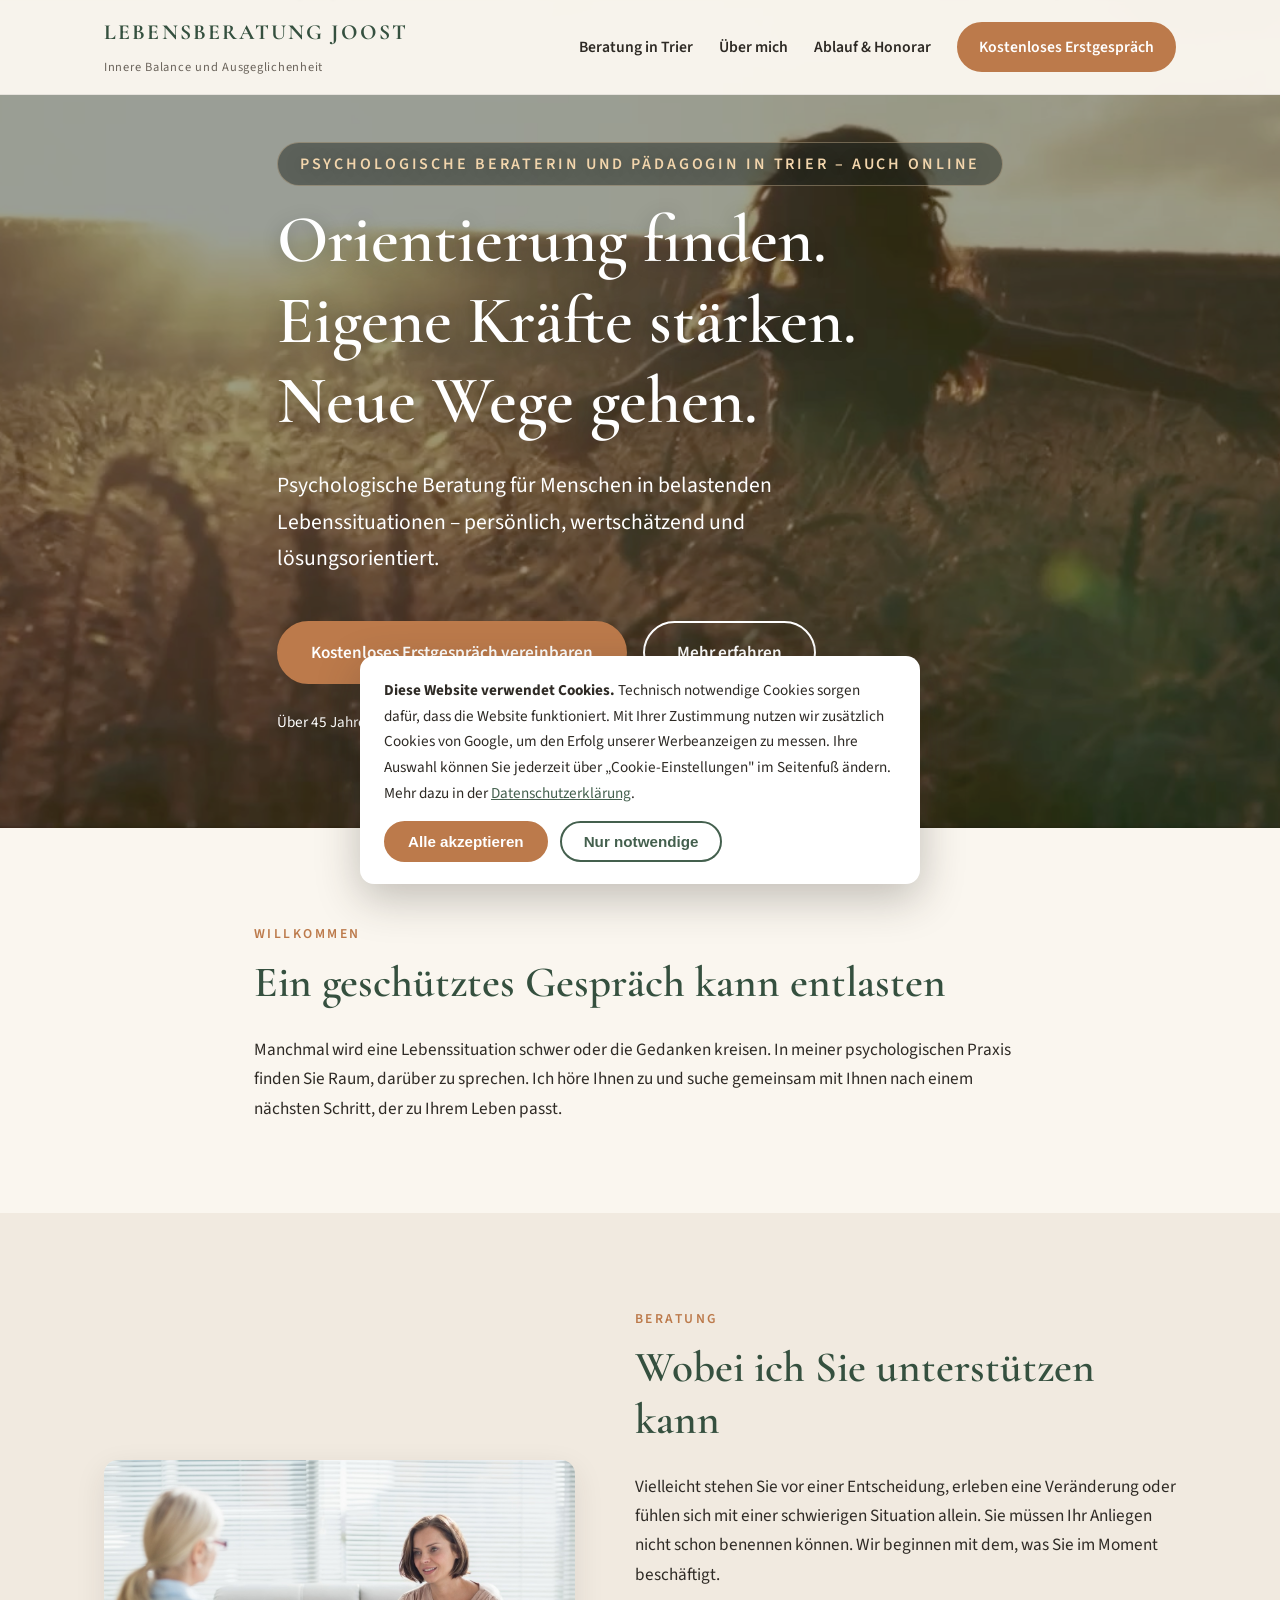
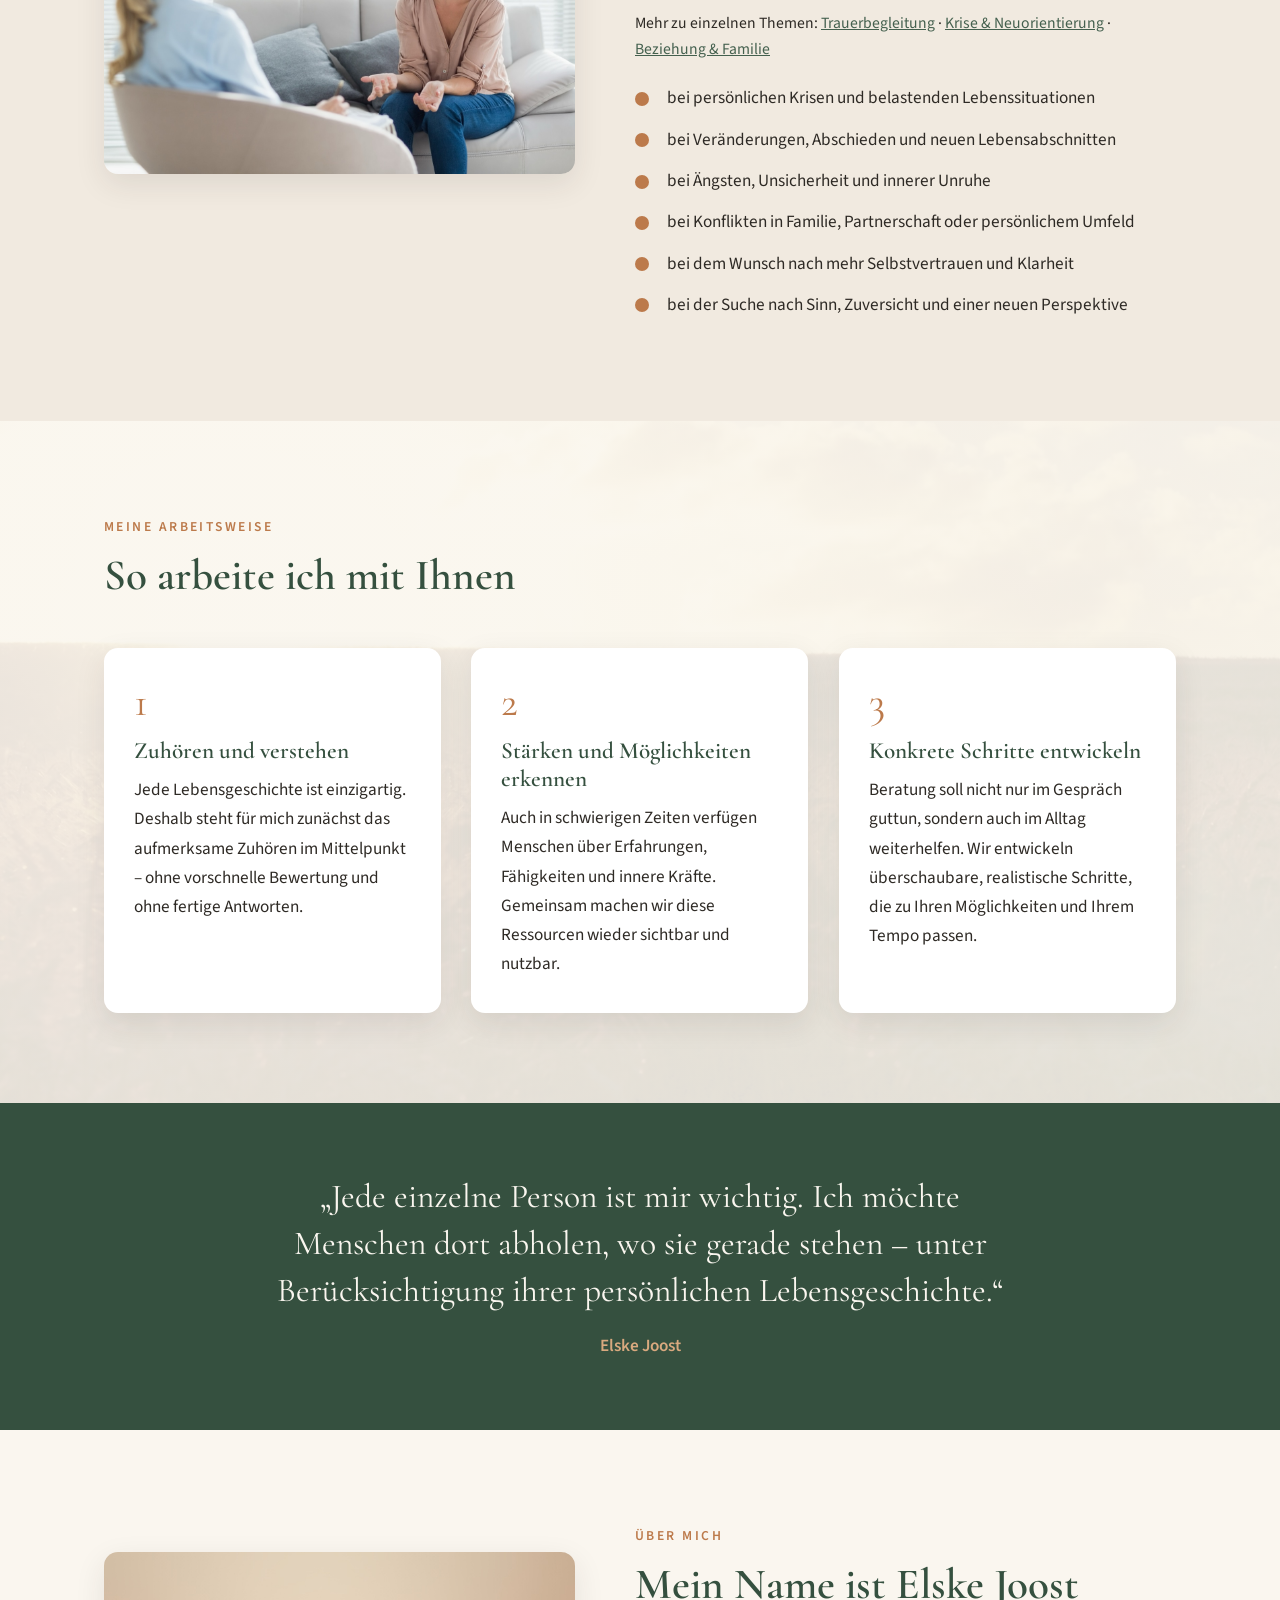
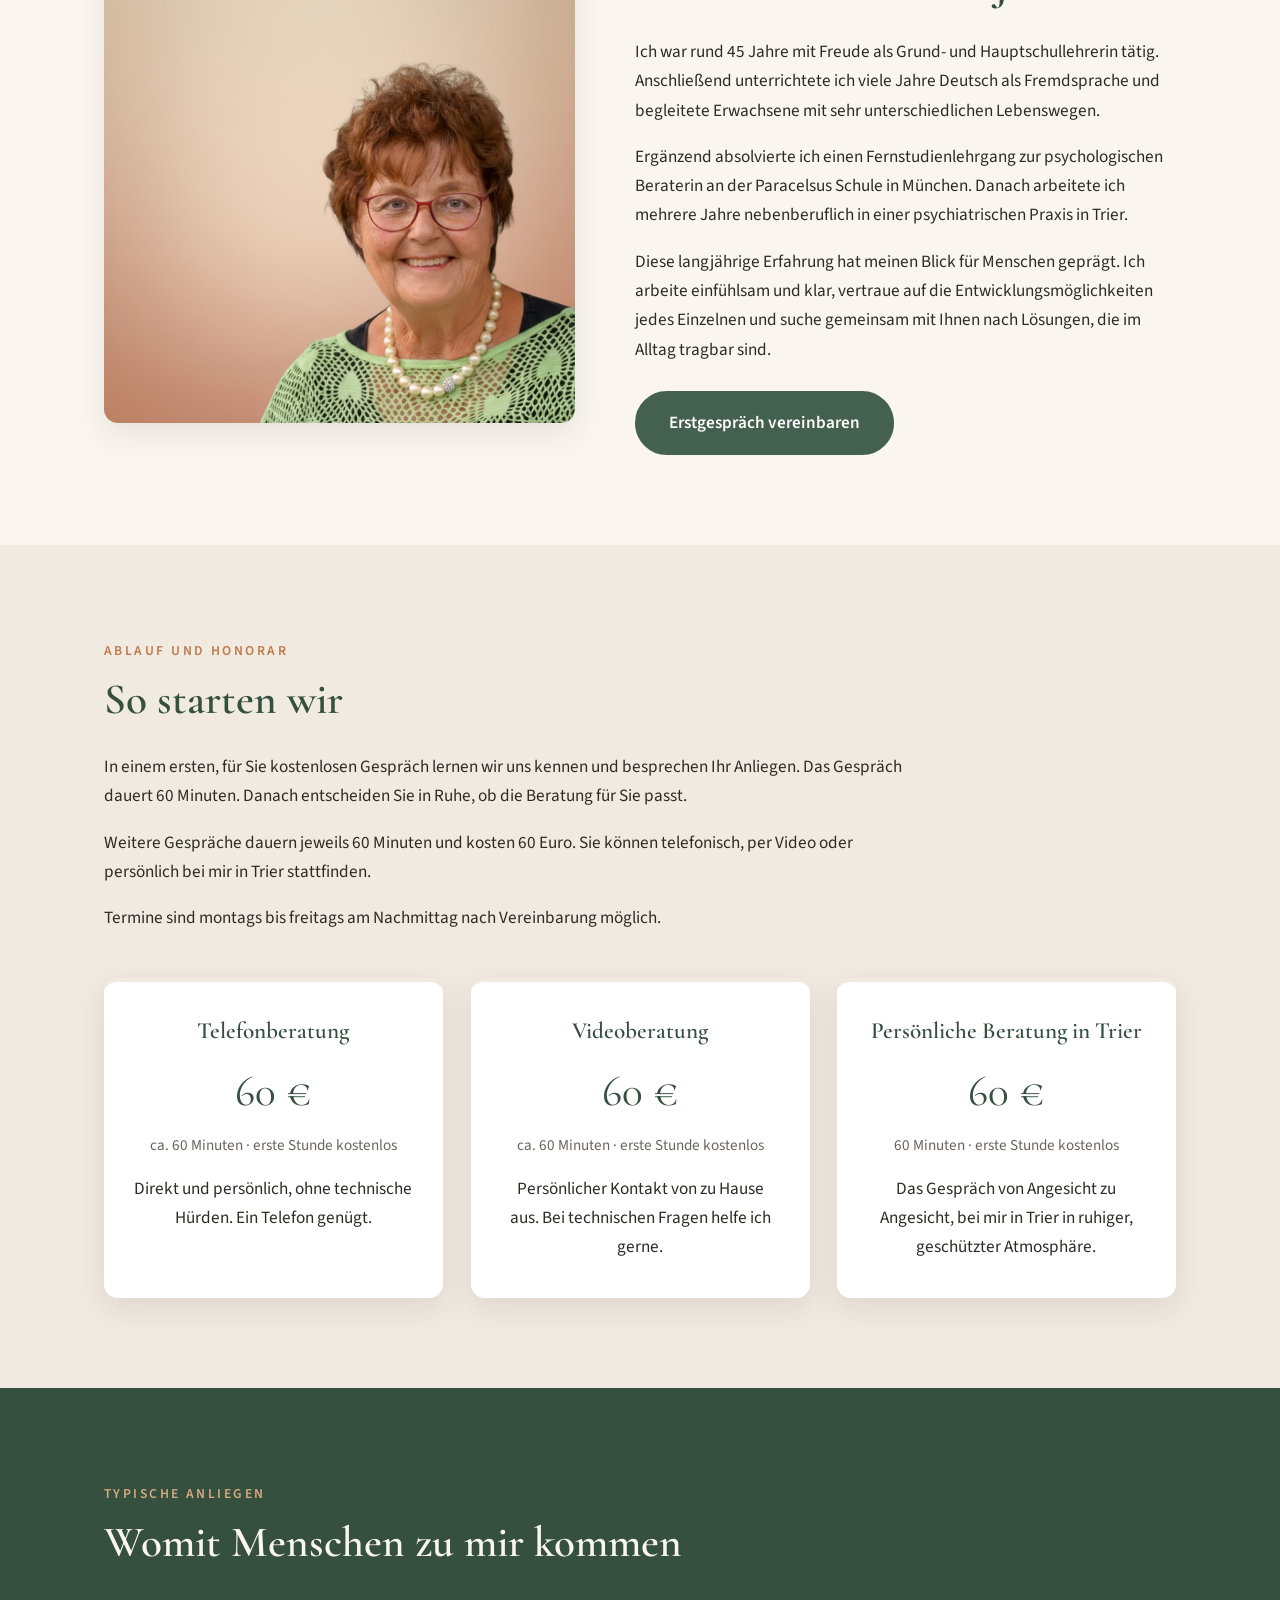
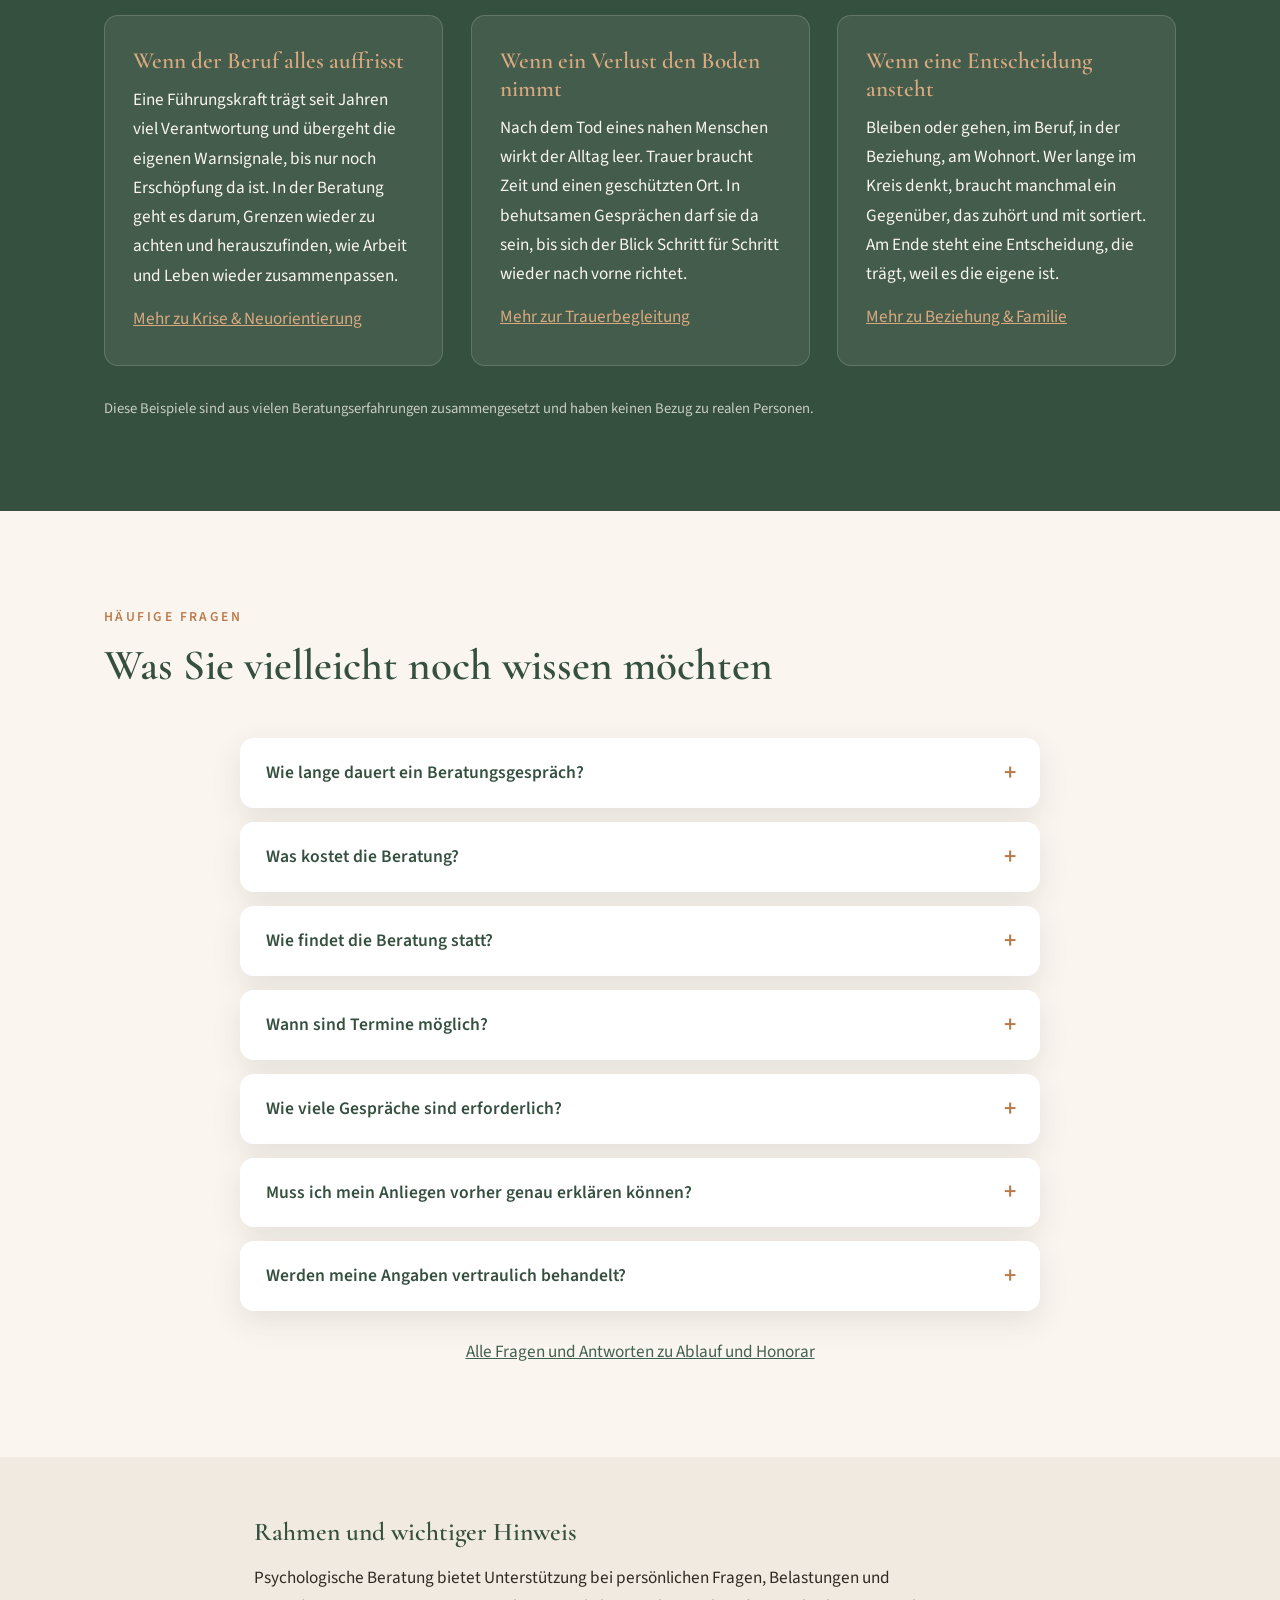
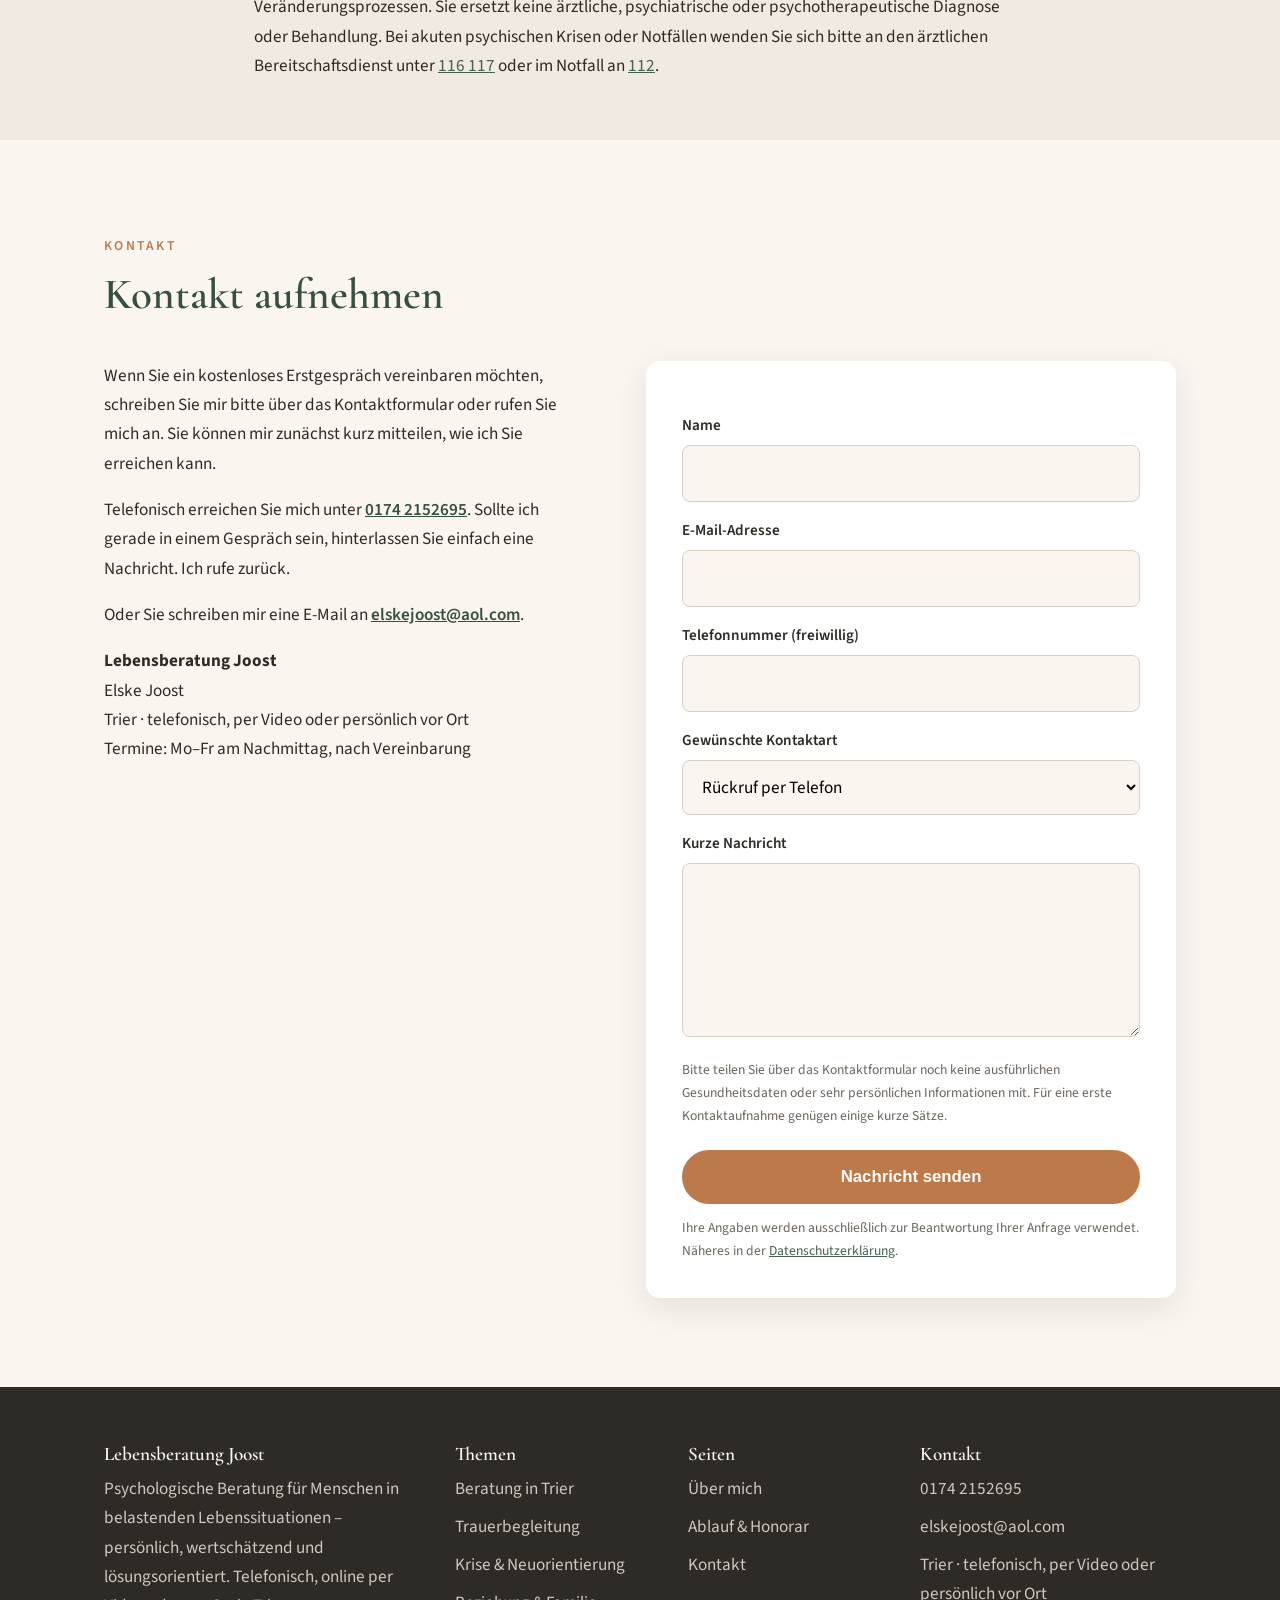
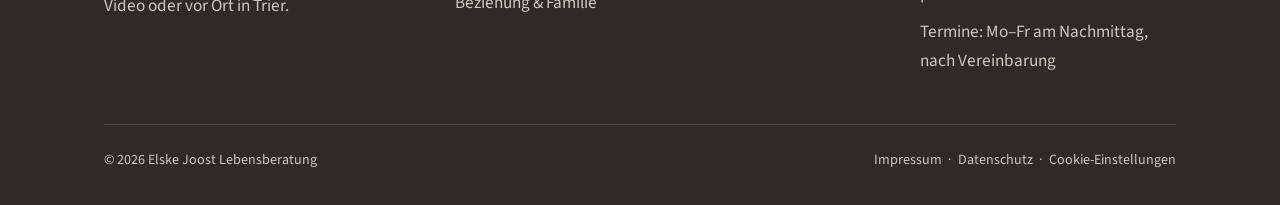
<file: index.html>
<!DOCTYPE html>
<html lang="de">
<head>
  <meta charset="UTF-8">
  <meta name="viewport" content="width=device-width, initial-scale=1.0">
  <title>Psychologische Beraterin und Pädagogin in Trier – auch online | Lebensberatung Joost</title>
  <meta name="description" content="Psychologische Beraterin und Pädagogin in Trier – Beratung telefonisch, online per Video oder persönlich vor Ort. Erste Beratungsstunde kostenlos, danach 60 Euro pro Stunde. Termine Mo–Fr nachmittags nach Vereinbarung. Elske Joost.">
  <link rel="canonical" href="https://lebensberatung-joost.de/">
  <meta property="og:type" content="website">
  <meta property="og:title" content="Lebensberatung Joost – Orientierung finden. Eigene Kräfte stärken. Neue Wege gehen.">
  <meta property="og:description" content="Psychologische Beratung für Menschen in belastenden Lebenssituationen – persönlich, wertschätzend und lösungsorientiert. Telefonisch, online per Video oder vor Ort in Trier.">
  <meta property="og:image" content="https://lebensberatung-joost.de/bilder/neue-lebensfreude-psychologische-beratung.jpg">
  <meta property="og:url" content="https://lebensberatung-joost.de/">
  <meta property="og:locale" content="de_DE">
  <link rel="preconnect" href="https://fonts.googleapis.com">
  <link rel="preconnect" href="https://fonts.gstatic.com" crossorigin>
  <link href="https://fonts.googleapis.com/css2?family=Cormorant+Garamond:wght@500;600;700&family=Source+Sans+3:wght@400;600;700&display=swap" rel="stylesheet">
  <link rel="icon" type="image/svg+xml" href="favicon.svg">
  <link rel="preload" as="image" href="bilder/ruhe-weizenfeld-poster.jpg">
  <link rel="stylesheet" href="stil.css">
  <script type="application/ld+json">
  {
    "@context": "https://schema.org",
    "@type": "ProfessionalService",
    "name": "Lebensberatung Joost",
    "description": "Psychologische Beratung für Menschen in belastenden Lebenssituationen – telefonisch, online per Video oder persönlich in Trier. Unterstützung bei Krisen, Ängsten, Konflikten und Veränderungen.",
    "url": "https://lebensberatung-joost.de/",
    "image": "https://lebensberatung-joost.de/bilder/elske-joost-psychologische-beraterin-trier.jpg",
    "telephone": "+491742152695",
    "email": "elskejoost@aol.com",
    "founder": {
      "@type": "Person",
      "name": "Elske Joost",
      "jobTitle": "Psychologische Beraterin, Pädagogin"
    },
    "address": {
      "@type": "PostalAddress",
      "addressLocality": "Trier",
      "addressRegion": "Rheinland-Pfalz",
      "addressCountry": "DE"
    },
    "areaServed": ["Trier", "Rheinland-Pfalz", "Luxemburg", "Deutschland"],
    "priceRange": "Erste Beratungsstunde kostenlos, danach 60 € pro Gespräch (60 Minuten)",
    "knowsLanguage": "de",
    "hasOfferCatalog": {
      "@type": "OfferCatalog",
      "name": "Beratungsformen",
      "itemListElement": [
        {
          "@type": "Offer",
          "price": "60",
          "priceCurrency": "EUR",
          "itemOffered": { "@type": "Service", "name": "Telefonberatung", "description": "Psychologische Beratung am Telefon, ca. 60 Minuten." }
        },
        {
          "@type": "Offer",
          "price": "60",
          "priceCurrency": "EUR",
          "itemOffered": { "@type": "Service", "name": "Videoberatung", "description": "Psychologische Beratung online per Video, ca. 60 Minuten." }
        },
        {
          "@type": "Offer",
          "price": "60",
          "priceCurrency": "EUR",
          "itemOffered": { "@type": "Service", "name": "Persönliche Beratung in Trier", "description": "Psychologische Beratung vor Ort in Trier, 60 Minuten." }
        }
      ]
    }
  }
  </script>
</head>
<body>

<header class="kopf">
  <div class="kopf-innen">
    <a class="marke" href="index.html">
      <strong>LEBENSBERATUNG JOOST</strong>
      <span>Innere Balance und Ausgeglichenheit</span>
    </a>
    <button class="menue-knopf" aria-label="Menü öffnen" onclick="document.querySelector('.nav').classList.toggle('offen')">☰</button>
    <nav class="nav">
      <a href="lebensberatung-trier/">Beratung in Trier</a>
      <a href="ueber-mich/">Über mich</a>
      <a href="ablauf-honorar/">Ablauf &amp; Honorar</a>
      <a class="knopf terra" href="kontakt/">Kostenloses Erstgespräch</a>
    </nav>
  </div>
</header>

<section class="held">
  <video class="held-video" id="hintergrundvideo" muted loop playsinline preload="none" poster="bilder/ruhe-weizenfeld-poster.jpg" aria-hidden="true" tabindex="-1">
    <source data-src="bilder/ruhe-weizenfeld-video.mp4" type="video/mp4">
  </video>
  <div class="container">
    <h1 class="vorspann">Psychologische Beraterin und Pädagogin in Trier – auch online</h1>
    <p class="leitspruch">Orientierung finden.<br>Eigene Kräfte stärken.<br>Neue Wege gehen.</p>
    <p class="untertitel">Psychologische Beratung für Menschen in belastenden Lebenssituationen – persönlich, wertschätzend und lösungsorientiert.</p>
    <div class="held-knoepfe">
      <a class="knopf terra" href="#kontakt">Kostenloses Erstgespräch vereinbaren</a>
      <a class="knopf hell" href="#unterstuetzung">Mehr erfahren</a>
    </div>
    <p class="vertrauenszeile">Über 45 Jahre Erfahrung in der Arbeit mit Menschen &middot; Absolut vertraulich &middot; Erste Stunde kostenlos</p>
  </div>
</section>

<section class="abschnitt" id="willkommen">
  <div class="container anim" style="max-width:820px">
    <span class="vorspann">Willkommen</span>
    <h2>Ein geschütztes Gespräch kann entlasten</h2>
    <p>Manchmal wird eine Lebenssituation schwer oder die Gedanken kreisen. In meiner psychologischen Praxis finden Sie Raum, darüber zu sprechen. Ich höre Ihnen zu und suche gemeinsam mit Ihnen nach einem nächsten Schritt, der zu Ihrem Leben passt.</p>
  </div>
</section>

<section class="abschnitt beige" id="unterstuetzung">
  <div class="container zweispaltig">
    <div class="bildrahmen anim von-links">
      <img src="bilder/beratungsgespraech-vertrauensvoll.jpg" alt="Vertrauensvolles Beratungsgespräch" width="1400" height="933" loading="lazy">
    </div>
    <div class="anim von-rechts">
      <span class="vorspann">Beratung</span>
      <h2>Wobei ich Sie unterstützen kann</h2>
      <p style="margin-bottom:1.2em">Vielleicht stehen Sie vor einer Entscheidung, erleben eine Veränderung oder fühlen sich mit einer schwierigen Situation allein. Sie müssen Ihr Anliegen nicht schon benennen können. Wir beginnen mit dem, was Sie im Moment beschäftigt.</p>
      <p style="margin-bottom:1.2em; font-size:.98rem">Mehr zu einzelnen Themen: <a href="trauerbegleitung/">Trauerbegleitung</a> &middot; <a href="krise-neuorientierung/">Krise &amp; Neuorientierung</a> &middot; <a href="beziehung-familie/">Beziehung &amp; Familie</a></p>
      <ul class="merkmale">
        <li>bei persönlichen Krisen und belastenden Lebenssituationen</li>
        <li>bei Veränderungen, Abschieden und neuen Lebensabschnitten</li>
        <li>bei Ängsten, Unsicherheit und innerer Unruhe</li>
        <li>bei Konflikten in Familie, Partnerschaft oder persönlichem Umfeld</li>
        <li>bei dem Wunsch nach mehr Selbstvertrauen und Klarheit</li>
        <li>bei der Suche nach Sinn, Zuversicht und einer neuen Perspektive</li>
      </ul>
    </div>
  </div>
</section>

<section class="abschnitt" id="arbeitsweise" style="background: linear-gradient(rgba(250,246,239,.9), rgba(250,246,239,.9)), url('bilder/ruhe-natur-sonnenaufgang.jpg') center/cover">
  <div class="container">
    <span class="vorspann">Meine Arbeitsweise</span>
    <h2>So arbeite ich mit Ihnen</h2>
    <div class="schritte">
      <div class="schritt anim">
        <div class="nummer">1</div>
        <h3>Zuhören und verstehen</h3>
        <p>Jede Lebensgeschichte ist einzigartig. Deshalb steht für mich zunächst das aufmerksame Zuhören im Mittelpunkt – ohne vorschnelle Bewertung und ohne fertige Antworten.</p>
      </div>
      <div class="schritt anim verzoegert-1">
        <div class="nummer">2</div>
        <h3>Stärken und Möglichkeiten erkennen</h3>
        <p>Auch in schwierigen Zeiten verfügen Menschen über Erfahrungen, Fähigkeiten und innere Kräfte. Gemeinsam machen wir diese Ressourcen wieder sichtbar und nutzbar.</p>
      </div>
      <div class="schritt anim verzoegert-2">
        <div class="nummer">3</div>
        <h3>Konkrete Schritte entwickeln</h3>
        <p>Beratung soll nicht nur im Gespräch guttun, sondern auch im Alltag weiterhelfen. Wir entwickeln überschaubare, realistische Schritte, die zu Ihren Möglichkeiten und Ihrem Tempo passen.</p>
      </div>
    </div>
  </div>
</section>

<section class="abschnitt dunkel" style="padding:70px 0">
  <div class="container anim" style="text-align:center; max-width:820px">
    <p style="font-family:'Cormorant Garamond', Georgia, serif; font-size:clamp(1.5rem,3vw,2.1rem); line-height:1.4">&bdquo;Jede einzelne Person ist mir wichtig. Ich möchte Menschen dort abholen, wo sie gerade stehen – unter Berücksichtigung ihrer persönlichen Lebensgeschichte.&ldquo;</p>
    <p style="margin-top:1em; color:var(--terra-hell); font-weight:600">Elske Joost</p>
  </div>
</section>

<section class="abschnitt" id="ueber-mich">
  <div class="container zweispaltig">
    <div class="bildrahmen anim von-links">
      <img src="bilder/elske-joost-psychologische-beraterin-trier.jpg" alt="Elske Joost, psychologische Beraterin in Trier" width="900" height="900" loading="lazy">
    </div>
    <div class="anim von-rechts">
      <span class="vorspann">Über mich</span>
      <h2>Mein Name ist Elske Joost</h2>
      <p>Ich war rund 45 Jahre mit Freude als Grund- und Hauptschullehrerin tätig. Anschließend unterrichtete ich viele Jahre Deutsch als Fremdsprache und begleitete Erwachsene mit sehr unterschiedlichen Lebenswegen.</p>
      <p>Ergänzend absolvierte ich einen Fernstudienlehrgang zur psychologischen Beraterin an der Paracelsus Schule in München. Danach arbeitete ich mehrere Jahre nebenberuflich in einer psychiatrischen Praxis in Trier.</p>
      <p>Diese langjährige Erfahrung hat meinen Blick für Menschen geprägt. Ich arbeite einfühlsam und klar, vertraue auf die Entwicklungsmöglichkeiten jedes Einzelnen und suche gemeinsam mit Ihnen nach Lösungen, die im Alltag tragbar sind.</p>
      <p style="margin-top:1.6em"><a class="knopf" href="#kontakt">Erstgespräch vereinbaren</a></p>
    </div>
  </div>
</section>

<section class="abschnitt beige" id="honorar">
  <div class="container">
    <span class="vorspann">Ablauf und Honorar</span>
    <h2>So starten wir</h2>
    <div class="anim von-links" style="max-width:820px">
      <p>In einem ersten, für Sie kostenlosen Gespräch lernen wir uns kennen und besprechen Ihr Anliegen. Das Gespräch dauert 60 Minuten. Danach entscheiden Sie in Ruhe, ob die Beratung für Sie passt.</p>
      <p style="margin-top:1em">Weitere Gespräche dauern jeweils 60 Minuten und kosten 60 Euro. Sie können telefonisch, per Video oder persönlich bei mir in Trier stattfinden.</p>
      <p style="margin-top:1em">Termine sind montags bis freitags am Nachmittag nach Vereinbarung möglich.</p>
    </div>
    <div class="preisreihe">
      <div class="preiskarte anim">
        <h3>Telefonberatung</h3>
        <div class="preis">60&nbsp;€</div>
        <div class="einheit">ca. 60 Minuten &middot; erste Stunde kostenlos</div>
        <p>Direkt und persönlich, ohne technische Hürden. Ein Telefon genügt.</p>
      </div>
      <div class="preiskarte anim verzoegert-1">
        <h3>Videoberatung</h3>
        <div class="preis">60&nbsp;€</div>
        <div class="einheit">ca. 60 Minuten &middot; erste Stunde kostenlos</div>
        <p>Persönlicher Kontakt von zu Hause aus. Bei technischen Fragen helfe ich gerne.</p>
      </div>
      <div class="preiskarte anim verzoegert-2">
        <h3>Persönliche Beratung in Trier</h3>
        <div class="preis">60&nbsp;€</div>
        <div class="einheit">60 Minuten &middot; erste Stunde kostenlos</div>
        <p>Das Gespräch von Angesicht zu Angesicht, bei mir in Trier in ruhiger, geschützter Atmosphäre.</p>
      </div>
    </div>
  </div>
</section>

<section class="abschnitt dunkel" id="anliegen">
  <div class="container">
    <span class="vorspann" style="color:var(--terra-hell)">Typische Anliegen</span>
    <h2>Womit Menschen zu mir kommen</h2>
    <div class="stimmen">
      <div class="stimme anim">
        <h3>Wenn der Beruf alles auffrisst</h3>
        <p>Eine Führungskraft trägt seit Jahren viel Verantwortung und übergeht die eigenen Warnsignale, bis nur noch Erschöpfung da ist. In der Beratung geht es darum, Grenzen wieder zu achten und herauszufinden, wie Arbeit und Leben wieder zusammenpassen.</p>
        <p style="margin-top:.8em"><a href="krise-neuorientierung/" style="color:var(--terra-hell)">Mehr zu Krise &amp; Neuorientierung</a></p>
      </div>
      <div class="stimme anim verzoegert-1">
        <h3>Wenn ein Verlust den Boden nimmt</h3>
        <p>Nach dem Tod eines nahen Menschen wirkt der Alltag leer. Trauer braucht Zeit und einen geschützten Ort. In behutsamen Gesprächen darf sie da sein, bis sich der Blick Schritt für Schritt wieder nach vorne richtet.</p>
        <p style="margin-top:.8em"><a href="trauerbegleitung/" style="color:var(--terra-hell)">Mehr zur Trauerbegleitung</a></p>
      </div>
      <div class="stimme anim verzoegert-2">
        <h3>Wenn eine Entscheidung ansteht</h3>
        <p>Bleiben oder gehen, im Beruf, in der Beziehung, am Wohnort. Wer lange im Kreis denkt, braucht manchmal ein Gegenüber, das zuhört und mit sortiert. Am Ende steht eine Entscheidung, die trägt, weil es die eigene ist.</p>
        <p style="margin-top:.8em"><a href="beziehung-familie/" style="color:var(--terra-hell)">Mehr zu Beziehung &amp; Familie</a></p>
      </div>
    </div>
    <p style="margin-top:30px; font-size:.92rem; opacity:.75">Diese Beispiele sind aus vielen Beratungserfahrungen zusammengesetzt und haben keinen Bezug zu realen Personen.</p>
  </div>
</section>

<section class="abschnitt" id="faq">
  <div class="container">
    <span class="vorspann">Häufige Fragen</span>
    <h2>Was Sie vielleicht noch wissen möchten</h2>
    <div class="faq anim">
      <details>
        <summary>Wie lange dauert ein Beratungsgespräch?</summary>
        <p>Ein Gespräch dauert etwa 60 Minuten.</p>
      </details>
      <details>
        <summary>Was kostet die Beratung?</summary>
        <p>Die erste Beratungsstunde ist kostenlos. Danach beträgt das Honorar 60 Euro für ein Gespräch von 60 Minuten.</p>
      </details>
      <details>
        <summary>Wie findet die Beratung statt?</summary>
        <p>Die Beratung ist telefonisch, online per Video oder persönlich bei mir in Trier möglich.</p>
      </details>
      <details>
        <summary>Wann sind Termine möglich?</summary>
        <p>Termine sind montags bis freitags am Nachmittag nach Vereinbarung möglich.</p>
      </details>
      <details>
        <summary>Wie viele Gespräche sind erforderlich?</summary>
        <p>Das richtet sich nach Ihrem persönlichen Anliegen. Manchmal helfen bereits wenige Gespräche. Sie gehen keine längerfristige Verpflichtung ein.</p>
      </details>
      <details>
        <summary>Muss ich mein Anliegen vorher genau erklären können?</summary>
        <p>Nein. Wir klären im ersten Gespräch gemeinsam, was Sie beschäftigt und wobei Sie Unterstützung möchten.</p>
      </details>
      <details>
        <summary>Werden meine Angaben vertraulich behandelt?</summary>
        <p>Ja. Alle Gespräche und persönlichen Informationen werden selbstverständlich vertraulich behandelt.</p>
      </details>
    </div>
    <p style="text-align:center; margin-top:26px"><a href="ablauf-honorar/">Alle Fragen und Antworten zu Ablauf und Honorar</a></p>
  </div>
</section>

<section class="abschnitt beige" id="hinweis" style="padding:60px 0">
  <div class="container anim" style="max-width:820px">
    <h2 style="font-size:1.6rem">Rahmen und wichtiger Hinweis</h2>
    <p style="margin-top:.8em">Psychologische Beratung bietet Unterstützung bei persönlichen Fragen, Belastungen und Veränderungsprozessen. Sie ersetzt keine ärztliche, psychiatrische oder psychotherapeutische Diagnose oder Behandlung. Bei akuten psychischen Krisen oder Notfällen wenden Sie sich bitte an den ärztlichen Bereitschaftsdienst unter <a href="tel:116117">116&nbsp;117</a> oder im Notfall an <a href="tel:112">112</a>.</p>
  </div>
</section>

<section class="abschnitt" id="kontakt">
  <div class="container">
    <span class="vorspann">Kontakt</span>
    <h2>Kontakt aufnehmen</h2>
    <div class="kontakt-gitter">
      <div class="kontakt-daten anim von-links">
        <p>Wenn Sie ein kostenloses Erstgespräch vereinbaren möchten, schreiben Sie mir bitte über das Kontaktformular oder rufen Sie mich an. Sie können mir zunächst kurz mitteilen, wie ich Sie erreichen kann.</p>
        <p>Telefonisch erreichen Sie mich unter <a href="tel:+491742152695">0174&nbsp;2152695</a>. Sollte ich gerade in einem Gespräch sein, hinterlassen Sie einfach eine Nachricht. Ich rufe zurück.</p>
        <p>Oder Sie schreiben mir eine E-Mail an <a href="mailto:elskejoost@aol.com?subject=Anfrage%20Erstgespr%C3%A4ch">elskejoost@aol.com</a>.</p>
        <p><strong>Lebensberatung Joost</strong><br>
        Elske Joost<br>
        Trier &middot; telefonisch, per Video oder persönlich vor Ort<br>Termine: Mo&ndash;Fr am Nachmittag, nach Vereinbarung</p>
      </div>
      <form class="formular anim von-rechts" name="kontakt" method="POST" action="/danke/" data-netlify="true" netlify-honeypot="firmenfeld">
        <input type="hidden" name="form-name" value="kontakt">
        <p style="display:none"><label>Bitte leer lassen: <input name="firmenfeld"></label></p>
        <label for="f-name">Name</label>
        <input id="f-name" name="name" type="text" required autocomplete="name">
        <label for="f-mail">E-Mail-Adresse</label>
        <input id="f-mail" name="email" type="email" required autocomplete="email">
        <label for="f-tel">Telefonnummer (freiwillig)</label>
        <input id="f-tel" name="telefon" type="tel" autocomplete="tel">
        <label for="f-art">Gewünschte Kontaktart</label>
        <select id="f-art" name="kontaktart" style="width:100%; padding:13px 15px; border:1px solid #D8D0C4; border-radius:8px; font:inherit; background:var(--creme)">
          <option>Rückruf per Telefon</option>
          <option>Antwort per E-Mail</option>
          <option>Videogespräch</option>
        </select>
        <label for="f-text">Kurze Nachricht</label>
        <textarea id="f-text" name="nachricht" rows="5" required></textarea>
        <p class="hinweis">Bitte teilen Sie über das Kontaktformular noch keine ausführlichen Gesundheitsdaten oder sehr persönlichen Informationen mit. Für eine erste Kontaktaufnahme genügen einige kurze Sätze.</p>
        <button class="knopf terra" type="submit">Nachricht senden</button>
        <p class="hinweis">Ihre Angaben werden ausschließlich zur Beantwortung Ihrer Anfrage verwendet. Näheres in der <a href="datenschutz.html">Datenschutzerklärung</a>.</p>
      </form>
    </div>
  </div>
</section>

<footer class="fuss">
  <div class="container">
    <div class="fuss-gitter">
      <div>
        <h3>Lebensberatung Joost</h3>
        <p>Psychologische Beratung für Menschen in belastenden Lebenssituationen – persönlich, wertschätzend und lösungsorientiert. Telefonisch, online per Video oder vor Ort in Trier.</p>
      </div>
      <div>
        <h3>Themen</h3>
        <ul>
          <li><a href="lebensberatung-trier/">Beratung in Trier</a></li>
          <li><a href="trauerbegleitung/">Trauerbegleitung</a></li>
          <li><a href="krise-neuorientierung/">Krise &amp; Neuorientierung</a></li>
          <li><a href="beziehung-familie/">Beziehung &amp; Familie</a></li>
        </ul>
      </div>
      <div>
        <h3>Seiten</h3>
        <ul>
          <li><a href="ueber-mich/">Über mich</a></li>
          <li><a href="ablauf-honorar/">Ablauf &amp; Honorar</a></li>
          <li><a href="kontakt/">Kontakt</a></li>
        </ul>
      </div>
      <div>
        <h3>Kontakt</h3>
        <ul>
          <li><a href="tel:+491742152695">0174 2152695</a></li>
          <li><a href="mailto:elskejoost@aol.com">elskejoost@aol.com</a></li>
          <li>Trier &middot; telefonisch, per Video oder persönlich vor Ort</li>
          <li>Termine: Mo&ndash;Fr am Nachmittag, nach Vereinbarung</li>
        </ul>
      </div>
    </div>
    <div class="rechtliches">
      <span>© 2026 Elske Joost Lebensberatung</span>
      <span><a href="impressum.html">Impressum</a> &nbsp;·&nbsp; <a href="datenschutz.html">Datenschutz</a> &nbsp;·&nbsp; <a href="#" onclick="cookieEinstellungen();return false;">Cookie-Einstellungen</a></span>
    </div>
  </div>
</footer>

<script>
document.documentElement.classList.add('js');
window.addEventListener('DOMContentLoaded', function () {
  var elemente = document.querySelectorAll('.anim');
  if (!('IntersectionObserver' in window)) {
    elemente.forEach(function (e) { e.classList.add('sichtbar'); });
    return;
  }
  var beobachter = new IntersectionObserver(function (eintraege) {
    eintraege.forEach(function (eintrag) {
      if (eintrag.isIntersecting || eintrag.boundingClientRect.top < 0) {
        eintrag.target.classList.add('sichtbar');
        beobachter.unobserve(eintrag.target);
      }
    });
  }, { threshold: 0.12, rootMargin: '0px 0px -40px 0px' });
  elemente.forEach(function (e) { beobachter.observe(e); });
});
</script>
<script>
// Hintergrundvideo erst nach dem vollständigen Seitenaufbau laden:
// nur auf großen Bildschirmen, nicht bei Datensparmodus oder reduzierter Bewegung.
window.addEventListener('load', function () {
  var video = document.getElementById('hintergrundvideo');
  if (!video) return;
  var grossesGeraet = window.matchMedia('(min-width: 900px)').matches;
  var ruhigeDarstellung = window.matchMedia('(prefers-reduced-motion: reduce)').matches;
  var datenSparen = navigator.connection && navigator.connection.saveData;
  if (!grossesGeraet || ruhigeDarstellung || datenSparen) return;
  var quelle = video.querySelector('source');
  quelle.src = quelle.dataset.src;
  video.load();
  video.play().then(function () {
    video.classList.add('laeuft');
  }).catch(function () {});
});

</script>

<script src="/einwilligung.js" defer></script>
</body>
</html>
</file>
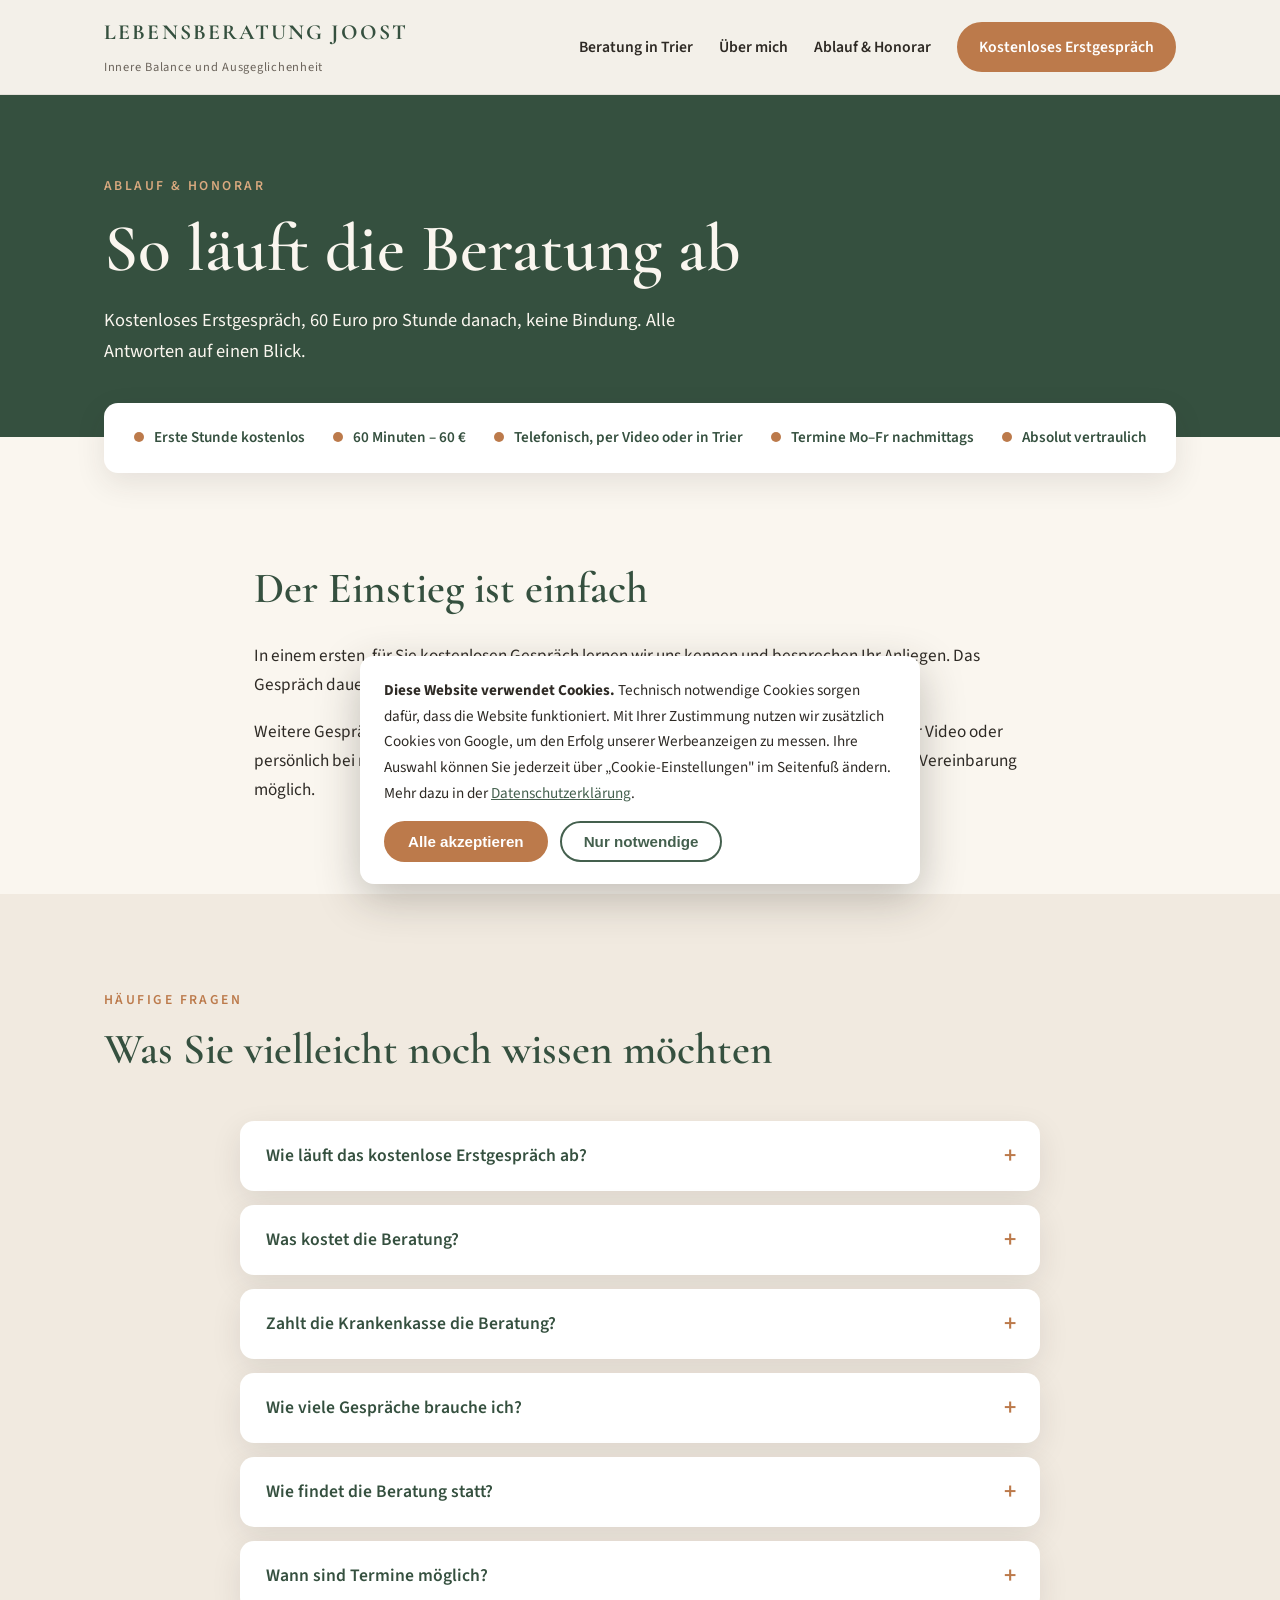
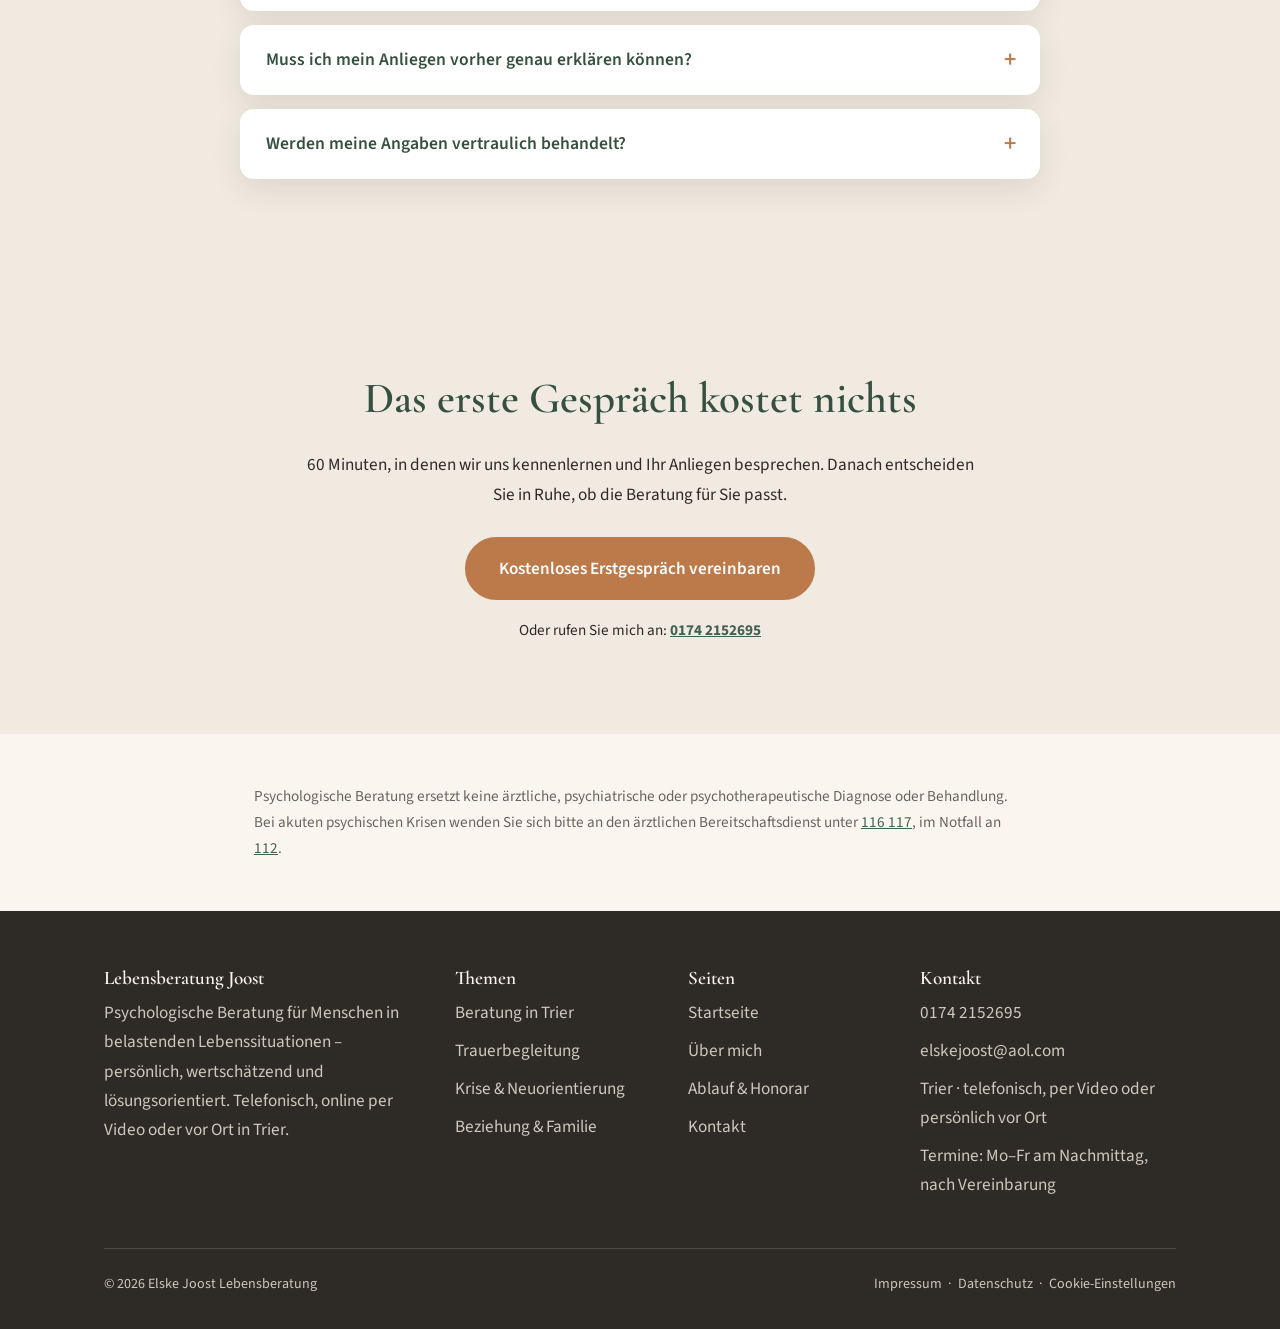
<file: ablauf-honorar/index.html>
<!DOCTYPE html>
<html lang="de">
<head>
  <meta charset="UTF-8">
  <meta name="viewport" content="width=device-width, initial-scale=1.0">
  <title>Ablauf &amp; Honorar – 60 Minuten für 60 € | Lebensberatung Joost Trier</title>
  <meta name="description" content="Kostenloses Erstgespräch (60 Minuten), danach 60 € pro Stunde, keine Bindung. Telefonisch, per Video oder vor Ort in Trier. Alle häufigen Fragen beantwortet.">
  <link rel="canonical" href="https://lebensberatung-joost.de/ablauf-honorar/">
  <meta property="og:type" content="website">
  <meta property="og:title" content="Ablauf &amp; Honorar – 60 Minuten für 60 € | Lebensberatung Joost Trier">
  <meta property="og:description" content="Kostenloses Erstgespräch (60 Minuten), danach 60 € pro Stunde, keine Bindung. Telefonisch, per Video oder vor Ort in Trier. Alle häufigen Fragen beantwortet.">
  <meta property="og:image" content="https://lebensberatung-joost.de/bilder/psychologische-beratung-gespraech.jpg">
  <meta property="og:url" content="https://lebensberatung-joost.de/ablauf-honorar/">
  <meta property="og:locale" content="de_DE">
  <link rel="preconnect" href="https://fonts.googleapis.com">
  <link rel="preconnect" href="https://fonts.gstatic.com" crossorigin>
  <link href="https://fonts.googleapis.com/css2?family=Cormorant+Garamond:wght@500;600;700&family=Source+Sans+3:wght@400;600;700&display=swap" rel="stylesheet">
  <link rel="icon" type="image/svg+xml" href="../favicon.svg">
  <link rel="stylesheet" href="../stil.css">
  <script type="application/ld+json">
  {
    "@context": "https://schema.org",
    "@type": "BreadcrumbList",
    "itemListElement": [
      { "@type": "ListItem", "position": 1, "name": "Start", "item": "https://lebensberatung-joost.de/" },
      { "@type": "ListItem", "position": 2, "name": "Ablauf & Honorar", "item": "https://lebensberatung-joost.de/ablauf-honorar/" }
    ]
  }
  </script>
  <script type="application/ld+json">
{
  "@context": "https://schema.org",
  "@type": "FAQPage",
  "mainEntity": [
    {
      "@type": "Question",
      "name": "Wie läuft das kostenlose Erstgespräch ab?",
      "acceptedAnswer": {
        "@type": "Answer",
        "text": "Wir lernen uns kennen und besprechen Ihr Anliegen – telefonisch, per Video oder vor Ort in Trier. Das Gespräch dauert 60 Minuten und kostet nichts. Danach entscheiden Sie in Ruhe, ob die Beratung für Sie passt."
      }
    },
    {
      "@type": "Question",
      "name": "Was kostet die Beratung?",
      "acceptedAnswer": {
        "@type": "Answer",
        "text": "Die erste Beratungsstunde ist kostenlos. Danach beträgt das Honorar 60 Euro für ein Gespräch von 60 Minuten."
      }
    },
    {
      "@type": "Question",
      "name": "Zahlt die Krankenkasse die Beratung?",
      "acceptedAnswer": {
        "@type": "Answer",
        "text": "Nein. Psychologische Beratung ist keine Leistung der gesetzlichen oder privaten Krankenkassen. Sie zahlen selbst – dafür ohne Diagnose, ohne Eintrag in einer Krankenakte und ohne Wartezeit."
      }
    },
    {
      "@type": "Question",
      "name": "Wie viele Gespräche brauche ich?",
      "acceptedAnswer": {
        "@type": "Answer",
        "text": "Das richtet sich nach Ihrem Anliegen. Manchmal helfen bereits wenige Gespräche, um eine Situation klarer zu sehen. Sie gehen keine längerfristige Verpflichtung ein und entscheiden von Termin zu Termin."
      }
    },
    {
      "@type": "Question",
      "name": "Wie findet die Beratung statt?",
      "acceptedAnswer": {
        "@type": "Answer",
        "text": "Telefonisch, online per Video oder persönlich bei mir in Trier – Sie wählen, was Ihnen am nächsten liegt, und können auch wechseln."
      }
    },
    {
      "@type": "Question",
      "name": "Wann sind Termine möglich?",
      "acceptedAnswer": {
        "@type": "Answer",
        "text": "Termine sind montags bis freitags am Nachmittag nach Vereinbarung möglich."
      }
    },
    {
      "@type": "Question",
      "name": "Muss ich mein Anliegen vorher genau erklären können?",
      "acceptedAnswer": {
        "@type": "Answer",
        "text": "Nein. Wir klären im ersten Gespräch gemeinsam, was Sie beschäftigt und wobei Sie Unterstützung möchten."
      }
    },
    {
      "@type": "Question",
      "name": "Werden meine Angaben vertraulich behandelt?",
      "acceptedAnswer": {
        "@type": "Answer",
        "text": "Ja, ohne Ausnahme. Alle Gespräche und persönlichen Informationen werden vertraulich behandelt. Niemand erfährt, dass Sie meine Beratung nutzen."
      }
    }
  ]
}
  </script>
</head>
<body>

<header class="kopf">
  <div class="kopf-innen">
    <a class="marke" href="../">
      <strong>LEBENSBERATUNG JOOST</strong>
      <span>Innere Balance und Ausgeglichenheit</span>
    </a>
    <button class="menue-knopf" aria-label="Menü öffnen" onclick="document.querySelector('.nav').classList.toggle('offen')">☰</button>
    <nav class="nav">
      <a href="../lebensberatung-trier/">Beratung in Trier</a>
      <a href="../ueber-mich/">Über mich</a>
      <a href="../ablauf-honorar/">Ablauf &amp; Honorar</a>
      <a class="knopf terra" href="../kontakt/">Kostenloses Erstgespräch</a>
    </nav>
  </div>
</header>

<section class="seitenkopf">
  <div class="container">
    <span class="vorspann" style="color:var(--terra-hell)">Ablauf &amp; Honorar</span>
    <h1>So läuft die Beratung ab</h1>
    <p>Kostenloses Erstgespräch, 60 Euro pro Stunde danach, keine Bindung. Alle Antworten auf einen Blick.</p>
  </div>
</section>

<div class="container">
  <ul class="fakten-leiste">
    <li>Erste Stunde kostenlos</li>
    <li>60 Minuten &ndash; 60&nbsp;&euro;</li>
    <li>Telefonisch, per Video oder in Trier</li>
    <li>Termine Mo&ndash;Fr nachmittags</li>
    <li>Absolut vertraulich</li>
  </ul>
</div>

<section class="abschnitt">
  <div class="container" style="max-width:820px">
    <h2>Der Einstieg ist einfach</h2>
    <p>In einem ersten, für Sie kostenlosen Gespräch lernen wir uns kennen und besprechen Ihr Anliegen. Das Gespräch dauert 60 Minuten. Danach entscheiden Sie in Ruhe, ob die Beratung für Sie passt.</p>
    <p style="margin-top:1em">Weitere Gespräche dauern jeweils 60 Minuten und kosten 60 Euro. Sie können telefonisch, per Video oder persönlich bei mir in Trier stattfinden. Termine sind montags bis freitags am Nachmittag nach Vereinbarung möglich.</p>
  </div>
</section>

<section class="abschnitt beige">
  <div class="container">
    <span class="vorspann">Häufige Fragen</span>
    <h2>Was Sie vielleicht noch wissen möchten</h2>
    <div class="faq">
      <details>
        <summary>Wie läuft das kostenlose Erstgespräch ab?</summary>
        <p>Wir lernen uns kennen und besprechen Ihr Anliegen – telefonisch, per Video oder vor Ort in Trier. Das Gespräch dauert 60 Minuten und kostet nichts. Danach entscheiden Sie in Ruhe, ob die Beratung für Sie passt.</p>
      </details>
      <details>
        <summary>Was kostet die Beratung?</summary>
        <p>Die erste Beratungsstunde ist kostenlos. Danach beträgt das Honorar 60 Euro für ein Gespräch von 60 Minuten.</p>
      </details>
      <details>
        <summary>Zahlt die Krankenkasse die Beratung?</summary>
        <p>Nein. Psychologische Beratung ist keine Leistung der gesetzlichen oder privaten Krankenkassen. Sie zahlen selbst – dafür ohne Diagnose, ohne Eintrag in einer Krankenakte und ohne Wartezeit.</p>
      </details>
      <details>
        <summary>Wie viele Gespräche brauche ich?</summary>
        <p>Das richtet sich nach Ihrem Anliegen. Manchmal helfen bereits wenige Gespräche, um eine Situation klarer zu sehen. Sie gehen keine längerfristige Verpflichtung ein und entscheiden von Termin zu Termin.</p>
      </details>
      <details>
        <summary>Wie findet die Beratung statt?</summary>
        <p>Telefonisch, online per Video oder persönlich bei mir in Trier – Sie wählen, was Ihnen am nächsten liegt, und können auch wechseln.</p>
      </details>
      <details>
        <summary>Wann sind Termine möglich?</summary>
        <p>Termine sind montags bis freitags am Nachmittag nach Vereinbarung möglich.</p>
      </details>
      <details>
        <summary>Muss ich mein Anliegen vorher genau erklären können?</summary>
        <p>Nein. Wir klären im ersten Gespräch gemeinsam, was Sie beschäftigt und wobei Sie Unterstützung möchten.</p>
      </details>
      <details>
        <summary>Werden meine Angaben vertraulich behandelt?</summary>
        <p>Ja, ohne Ausnahme. Alle Gespräche und persönlichen Informationen werden vertraulich behandelt. Niemand erfährt, dass Sie meine Beratung nutzen.</p>
      </details>
    </div>
  </div>
</section>

<section class="abschnitt beige">
  <div class="container" style="max-width:720px; text-align:center">
    <h2>Das erste Gespräch kostet nichts</h2>
    <p style="margin-bottom:28px">60 Minuten, in denen wir uns kennenlernen und Ihr Anliegen besprechen. Danach entscheiden Sie in Ruhe, ob die Beratung für Sie passt.</p>
    <a class="knopf terra" href="../kontakt/">Kostenloses Erstgespräch vereinbaren</a>
    <p style="margin-top:18px; font-size:.95rem">Oder rufen Sie mich an: <a href="tel:+491742152695"><strong>0174&nbsp;2152695</strong></a></p>
  </div>
</section>

<section class="abschnitt" style="padding:50px 0">
  <div class="container" style="max-width:820px">
    <p style="font-size:.95rem; color:var(--grau)">Psychologische Beratung ersetzt keine ärztliche, psychiatrische oder psychotherapeutische Diagnose oder Behandlung. Bei akuten psychischen Krisen wenden Sie sich bitte an den ärztlichen Bereitschaftsdienst unter <a href="tel:116117">116&nbsp;117</a>, im Notfall an <a href="tel:112">112</a>.</p>
  </div>
</section>

<footer class="fuss">
  <div class="container">
    <div class="fuss-gitter">
      <div>
        <h3>Lebensberatung Joost</h3>
        <p>Psychologische Beratung für Menschen in belastenden Lebenssituationen – persönlich, wertschätzend und lösungsorientiert. Telefonisch, online per Video oder vor Ort in Trier.</p>
      </div>
      <div>
        <h3>Themen</h3>
        <ul>
          <li><a href="../lebensberatung-trier/">Beratung in Trier</a></li>
          <li><a href="../trauerbegleitung/">Trauerbegleitung</a></li>
          <li><a href="../krise-neuorientierung/">Krise &amp; Neuorientierung</a></li>
          <li><a href="../beziehung-familie/">Beziehung &amp; Familie</a></li>
        </ul>
      </div>
      <div>
        <h3>Seiten</h3>
        <ul>
          <li><a href="../">Startseite</a></li>
          <li><a href="../ueber-mich/">Über mich</a></li>
          <li><a href="../ablauf-honorar/">Ablauf &amp; Honorar</a></li>
          <li><a href="../kontakt/">Kontakt</a></li>
        </ul>
      </div>
      <div>
        <h3>Kontakt</h3>
        <ul>
          <li><a href="tel:+491742152695">0174 2152695</a></li>
          <li><a href="mailto:elskejoost@aol.com">elskejoost@aol.com</a></li>
          <li>Trier &middot; telefonisch, per Video oder persönlich vor Ort</li>
          <li>Termine: Mo&ndash;Fr am Nachmittag, nach Vereinbarung</li>
        </ul>
      </div>
    </div>
    <div class="rechtliches">
      <span>© 2026 Elske Joost Lebensberatung</span>
      <span><a href="../impressum.html">Impressum</a> &nbsp;·&nbsp; <a href="../datenschutz.html">Datenschutz</a> &nbsp;·&nbsp; <a href="#" onclick="cookieEinstellungen();return false;">Cookie-Einstellungen</a></span>
    </div>
  </div>
</footer>

<script src="/einwilligung.js" defer></script>
</body>
</html>
</file>
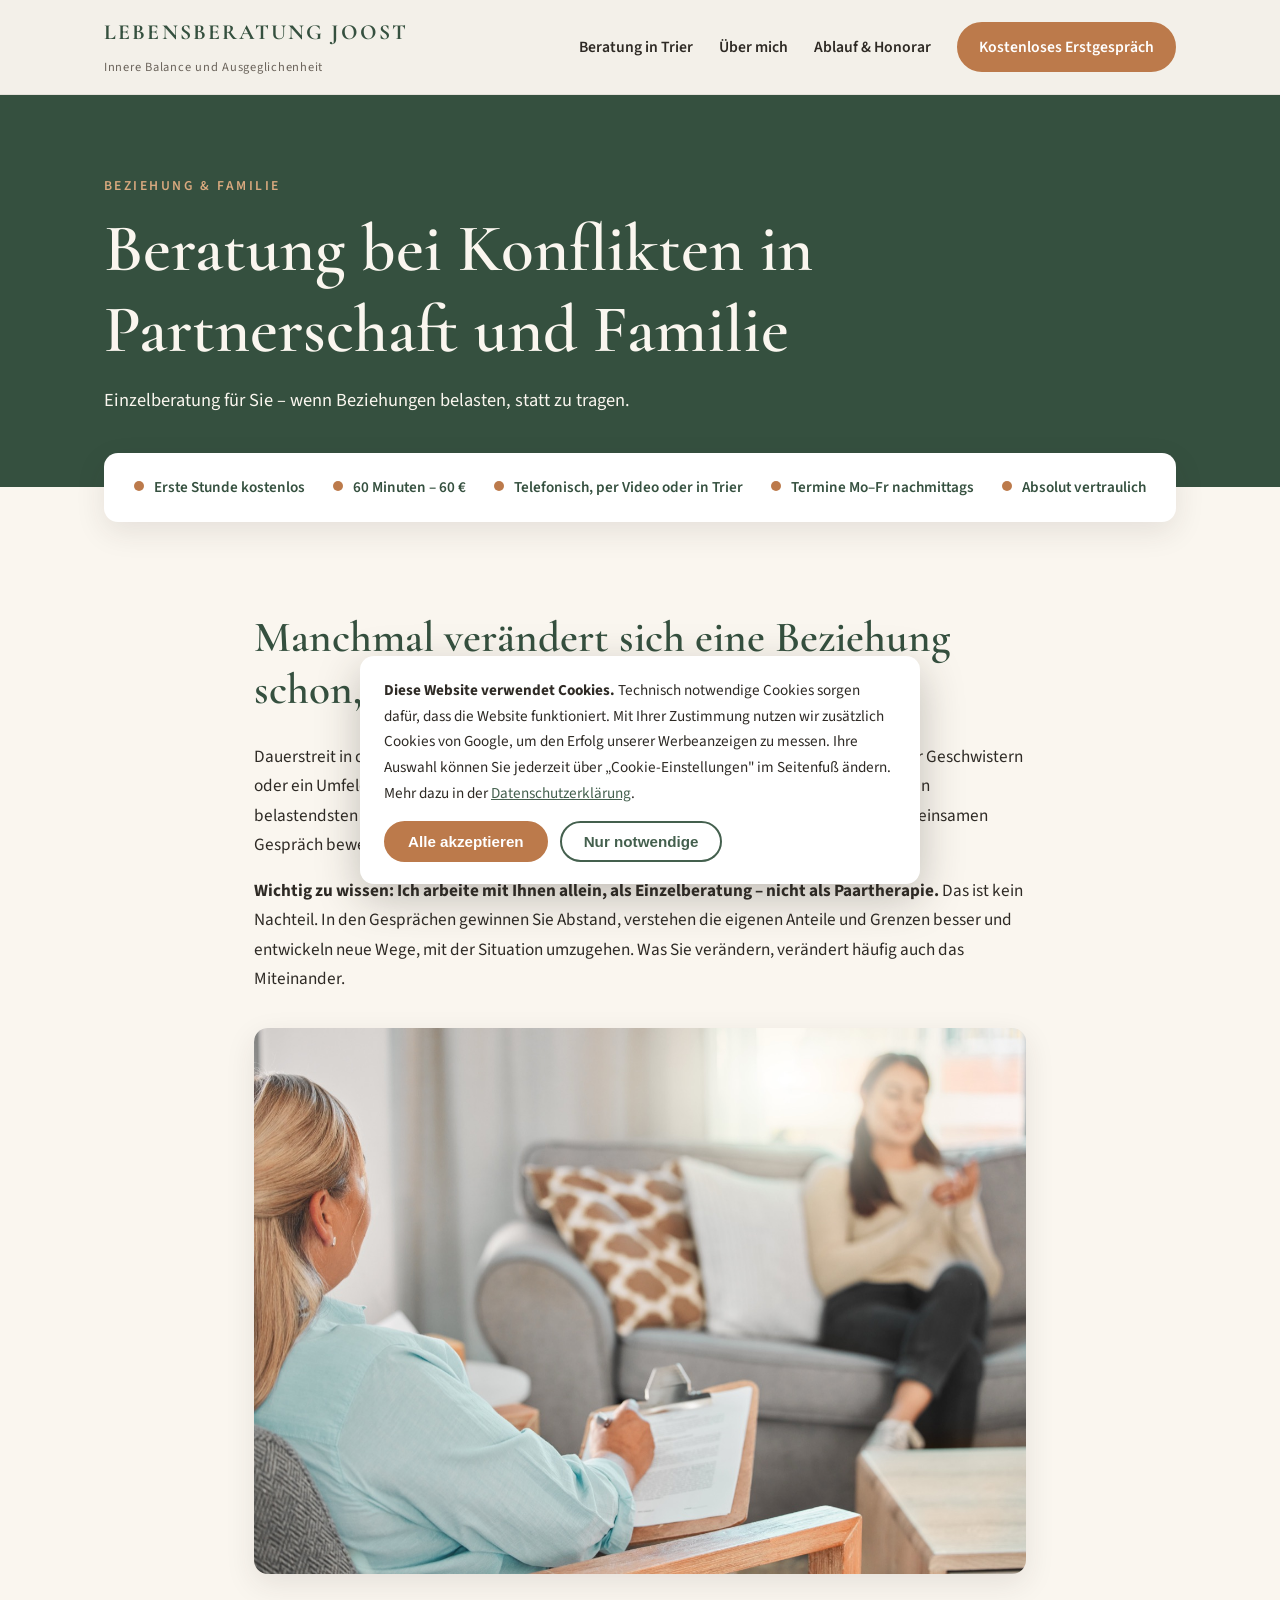
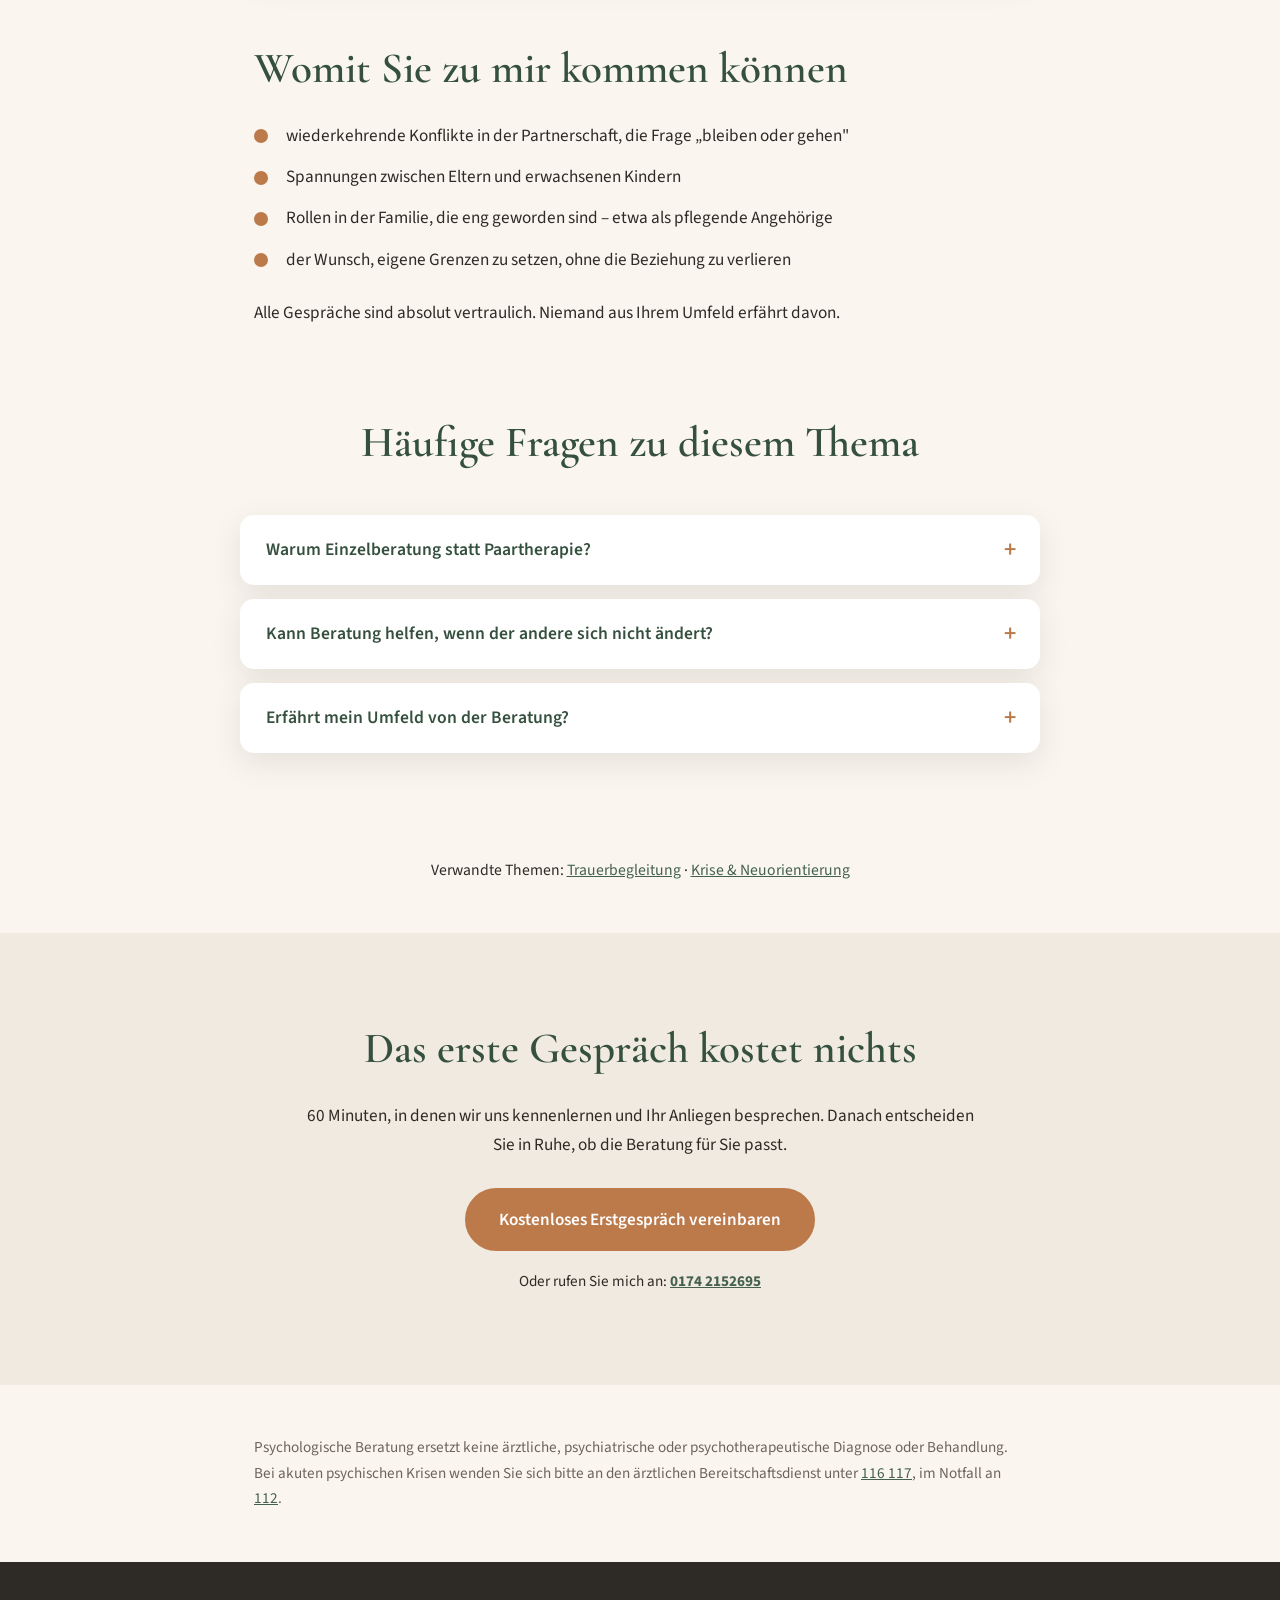
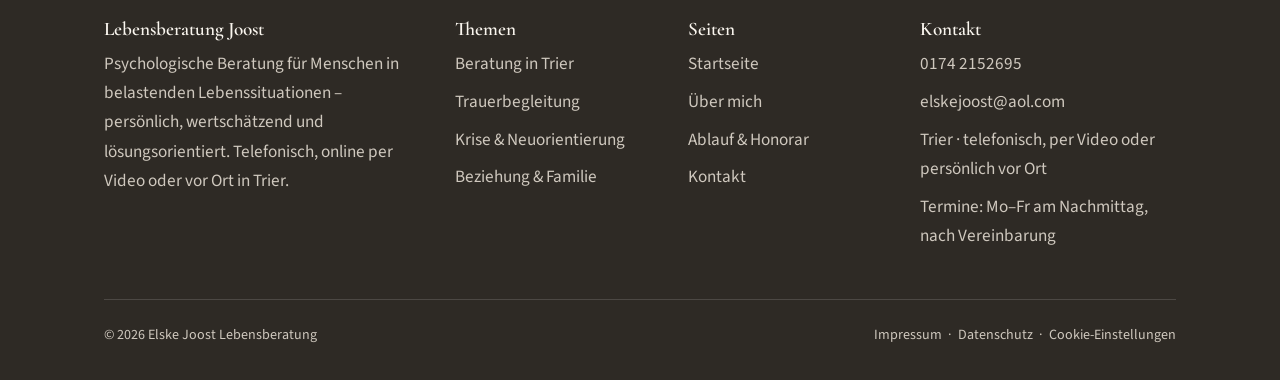
<file: beziehung-familie/index.html>
<!DOCTYPE html>
<html lang="de">
<head>
  <meta charset="UTF-8">
  <meta name="viewport" content="width=device-width, initial-scale=1.0">
  <title>Beratung bei Konflikten in Partnerschaft &amp; Familie | Lebensberatung Joost Trier</title>
  <meta name="description" content="Einzelberatung bei Konflikten in Partnerschaft, Familie und Umfeld (keine Paartherapie) – in Trier, telefonisch oder per Video. Erste Beratungsstunde kostenlos.">
  <link rel="canonical" href="https://lebensberatung-joost.de/beziehung-familie/">
  <meta property="og:type" content="website">
  <meta property="og:title" content="Beratung bei Konflikten in Partnerschaft &amp; Familie | Lebensberatung Joost Trier">
  <meta property="og:description" content="Einzelberatung bei Konflikten in Partnerschaft, Familie und Umfeld (keine Paartherapie) – in Trier, telefonisch oder per Video. Erste Beratungsstunde kostenlos.">
  <meta property="og:image" content="https://lebensberatung-joost.de/bilder/beratungsgespraech-vertrauensvoll.jpg">
  <meta property="og:url" content="https://lebensberatung-joost.de/beziehung-familie/">
  <meta property="og:locale" content="de_DE">
  <link rel="preconnect" href="https://fonts.googleapis.com">
  <link rel="preconnect" href="https://fonts.gstatic.com" crossorigin>
  <link href="https://fonts.googleapis.com/css2?family=Cormorant+Garamond:wght@500;600;700&family=Source+Sans+3:wght@400;600;700&display=swap" rel="stylesheet">
  <link rel="icon" type="image/svg+xml" href="../favicon.svg">
  <link rel="stylesheet" href="../stil.css">
  <script type="application/ld+json">
  {
    "@context": "https://schema.org",
    "@type": "BreadcrumbList",
    "itemListElement": [
      { "@type": "ListItem", "position": 1, "name": "Start", "item": "https://lebensberatung-joost.de/" },
      { "@type": "ListItem", "position": 2, "name": "Beziehung & Familie", "item": "https://lebensberatung-joost.de/beziehung-familie/" }
    ]
  }
  </script>
  <script type="application/ld+json">
{
  "@context": "https://schema.org",
  "@type": "Service",
  "name": "Beratung bei Konflikten in Partnerschaft und Familie",
  "serviceType": "Psychologische Beratung",
  "description": "Einzelberatung bei Konflikten in Partnerschaft, Familie und persönlichem Umfeld (keine Paartherapie) – telefonisch, per Video oder persönlich in Trier.",
  "url": "https://lebensberatung-joost.de/beziehung-familie/",
  "provider": {
    "@type": "ProfessionalService",
    "name": "Lebensberatung Joost",
    "telephone": "+491742152695",
    "url": "https://lebensberatung-joost.de/"
  },
  "areaServed": [
    "Trier",
    "Rheinland-Pfalz",
    "Luxemburg",
    "Deutschland"
  ],
  "offers": {
    "@type": "Offer",
    "price": "60",
    "priceCurrency": "EUR",
    "description": "60 Minuten pro Gespräch, die erste Beratungsstunde ist kostenlos."
  }
}
  </script>
  <script type="application/ld+json">
{
  "@context": "https://schema.org",
  "@type": "FAQPage",
  "mainEntity": [
    {
      "@type": "Question",
      "name": "Warum Einzelberatung statt Paartherapie?",
      "acceptedAnswer": {
        "@type": "Answer",
        "text": "Weil Veränderung bei einem selbst beginnen kann – und weil der andere oft nicht mitkommen will oder soll. Sie brauchen keine Zustimmung Ihres Partners oder Ihrer Familie, um für sich Klarheit zu gewinnen."
      }
    },
    {
      "@type": "Question",
      "name": "Kann Beratung helfen, wenn der andere sich nicht ändert?",
      "acceptedAnswer": {
        "@type": "Answer",
        "text": "Ja. Sie können die eigene Haltung, Ihre Grenzen und Ihre Reaktionen verändern. Häufig verändert genau das auch das Miteinander – und wenn nicht, gewinnen Sie Klarheit über Ihren eigenen Weg."
      }
    },
    {
      "@type": "Question",
      "name": "Erfährt mein Umfeld von der Beratung?",
      "acceptedAnswer": {
        "@type": "Answer",
        "text": "Nein. Alle Gespräche sind absolut vertraulich. Niemand erfährt, dass Sie meine Beratung nutzen."
      }
    }
  ]
}
  </script>
</head>
<body>

<header class="kopf">
  <div class="kopf-innen">
    <a class="marke" href="../">
      <strong>LEBENSBERATUNG JOOST</strong>
      <span>Innere Balance und Ausgeglichenheit</span>
    </a>
    <button class="menue-knopf" aria-label="Menü öffnen" onclick="document.querySelector('.nav').classList.toggle('offen')">☰</button>
    <nav class="nav">
      <a href="../lebensberatung-trier/">Beratung in Trier</a>
      <a href="../ueber-mich/">Über mich</a>
      <a href="../ablauf-honorar/">Ablauf &amp; Honorar</a>
      <a class="knopf terra" href="../kontakt/">Kostenloses Erstgespräch</a>
    </nav>
  </div>
</header>

<section class="seitenkopf">
  <div class="container">
    <span class="vorspann" style="color:var(--terra-hell)">Beziehung &amp; Familie</span>
    <h1>Beratung bei Konflikten in Partnerschaft und Familie</h1>
    <p>Einzelberatung für Sie – wenn Beziehungen belasten, statt zu tragen.</p>
  </div>
</section>

<div class="container">
  <ul class="fakten-leiste">
    <li>Erste Stunde kostenlos</li>
    <li>60 Minuten &ndash; 60&nbsp;&euro;</li>
    <li>Telefonisch, per Video oder in Trier</li>
    <li>Termine Mo&ndash;Fr nachmittags</li>
    <li>Absolut vertraulich</li>
  </ul>
</div>

<section class="abschnitt">
  <div class="container" style="max-width:820px">
    <h2>Manchmal verändert sich eine Beziehung schon, wenn einer anders hinschaut</h2>
    <p>Dauerstreit in der Partnerschaft, Funkstille mit den erwachsenen Kindern, ein Zerwürfnis unter Geschwistern oder ein Umfeld, das ständig Erwartungen stellt: Konflikte mit nahen Menschen gehören zu den belastendsten Erfahrungen überhaupt. Und oft lässt sich die andere Seite nicht zu einem gemeinsamen Gespräch bewegen.</p>
    <p style="margin-top:1em"><strong>Wichtig zu wissen: Ich arbeite mit Ihnen allein, als Einzelberatung – nicht als Paartherapie.</strong> Das ist kein Nachteil. In den Gesprächen gewinnen Sie Abstand, verstehen die eigenen Anteile und Grenzen besser und entwickeln neue Wege, mit der Situation umzugehen. Was Sie verändern, verändert häufig auch das Miteinander.</p>

    <figure style="margin:2em 0 0">
      <img src="../bilder/beratung-vor-ort-trier.jpg" alt="Vertrauliches Einzelgespräch in ruhiger Atmosphäre" width="1400" height="991" style="border-radius:14px; box-shadow:0 10px 30px rgba(46,42,37,.1)" loading="lazy">
    </figure>

    <h2 style="margin-top:1.6em">Womit Sie zu mir kommen können</h2>
    <ul class="merkmale">
      <li>wiederkehrende Konflikte in der Partnerschaft, die Frage „bleiben oder gehen"</li>
      <li>Spannungen zwischen Eltern und erwachsenen Kindern</li>
      <li>Rollen in der Familie, die eng geworden sind – etwa als pflegende Angehörige</li>
      <li>der Wunsch, eigene Grenzen zu setzen, ohne die Beziehung zu verlieren</li>
    </ul>
    <p style="margin-top:1.4em">Alle Gespräche sind absolut vertraulich. Niemand aus Ihrem Umfeld erfährt davon.</p>
  </div>
</section>

<section class="abschnitt" style="padding-top:0">
  <div class="container">
    <h2 style="text-align:center">Häufige Fragen zu diesem Thema</h2>
    <div class="faq">
      <details>
        <summary>Warum Einzelberatung statt Paartherapie?</summary>
        <p>Weil Veränderung bei einem selbst beginnen kann – und weil der andere oft nicht mitkommen will oder soll. Sie brauchen keine Zustimmung Ihres Partners oder Ihrer Familie, um für sich Klarheit zu gewinnen.</p>
      </details>
      <details>
        <summary>Kann Beratung helfen, wenn der andere sich nicht ändert?</summary>
        <p>Ja. Sie können die eigene Haltung, Ihre Grenzen und Ihre Reaktionen verändern. Häufig verändert genau das auch das Miteinander – und wenn nicht, gewinnen Sie Klarheit über Ihren eigenen Weg.</p>
      </details>
      <details>
        <summary>Erfährt mein Umfeld von der Beratung?</summary>
        <p>Nein. Alle Gespräche sind absolut vertraulich. Niemand erfährt, dass Sie meine Beratung nutzen.</p>
      </details>
    </div>
  </div>
</section>

<section style="padding:0 0 50px; background:var(--creme)">
  <div class="container" style="text-align:center; font-size:.98rem">
    Verwandte Themen: <a href="../trauerbegleitung/">Trauerbegleitung</a> &middot; <a href="../krise-neuorientierung/">Krise &amp; Neuorientierung</a>
  </div>
</section>

<section class="abschnitt beige">
  <div class="container" style="max-width:720px; text-align:center">
    <h2>Das erste Gespräch kostet nichts</h2>
    <p style="margin-bottom:28px">60 Minuten, in denen wir uns kennenlernen und Ihr Anliegen besprechen. Danach entscheiden Sie in Ruhe, ob die Beratung für Sie passt.</p>
    <a class="knopf terra" href="../kontakt/">Kostenloses Erstgespräch vereinbaren</a>
    <p style="margin-top:18px; font-size:.95rem">Oder rufen Sie mich an: <a href="tel:+491742152695"><strong>0174&nbsp;2152695</strong></a></p>
  </div>
</section>

<section class="abschnitt" style="padding:50px 0">
  <div class="container" style="max-width:820px">
    <p style="font-size:.95rem; color:var(--grau)">Psychologische Beratung ersetzt keine ärztliche, psychiatrische oder psychotherapeutische Diagnose oder Behandlung. Bei akuten psychischen Krisen wenden Sie sich bitte an den ärztlichen Bereitschaftsdienst unter <a href="tel:116117">116&nbsp;117</a>, im Notfall an <a href="tel:112">112</a>.</p>
  </div>
</section>

<footer class="fuss">
  <div class="container">
    <div class="fuss-gitter">
      <div>
        <h3>Lebensberatung Joost</h3>
        <p>Psychologische Beratung für Menschen in belastenden Lebenssituationen – persönlich, wertschätzend und lösungsorientiert. Telefonisch, online per Video oder vor Ort in Trier.</p>
      </div>
      <div>
        <h3>Themen</h3>
        <ul>
          <li><a href="../lebensberatung-trier/">Beratung in Trier</a></li>
          <li><a href="../trauerbegleitung/">Trauerbegleitung</a></li>
          <li><a href="../krise-neuorientierung/">Krise &amp; Neuorientierung</a></li>
          <li><a href="../beziehung-familie/">Beziehung &amp; Familie</a></li>
        </ul>
      </div>
      <div>
        <h3>Seiten</h3>
        <ul>
          <li><a href="../">Startseite</a></li>
          <li><a href="../ueber-mich/">Über mich</a></li>
          <li><a href="../ablauf-honorar/">Ablauf &amp; Honorar</a></li>
          <li><a href="../kontakt/">Kontakt</a></li>
        </ul>
      </div>
      <div>
        <h3>Kontakt</h3>
        <ul>
          <li><a href="tel:+491742152695">0174 2152695</a></li>
          <li><a href="mailto:elskejoost@aol.com">elskejoost@aol.com</a></li>
          <li>Trier &middot; telefonisch, per Video oder persönlich vor Ort</li>
          <li>Termine: Mo&ndash;Fr am Nachmittag, nach Vereinbarung</li>
        </ul>
      </div>
    </div>
    <div class="rechtliches">
      <span>© 2026 Elske Joost Lebensberatung</span>
      <span><a href="../impressum.html">Impressum</a> &nbsp;·&nbsp; <a href="../datenschutz.html">Datenschutz</a> &nbsp;·&nbsp; <a href="#" onclick="cookieEinstellungen();return false;">Cookie-Einstellungen</a></span>
    </div>
  </div>
</footer>

<script src="/einwilligung.js" defer></script>
</body>
</html>
</file>
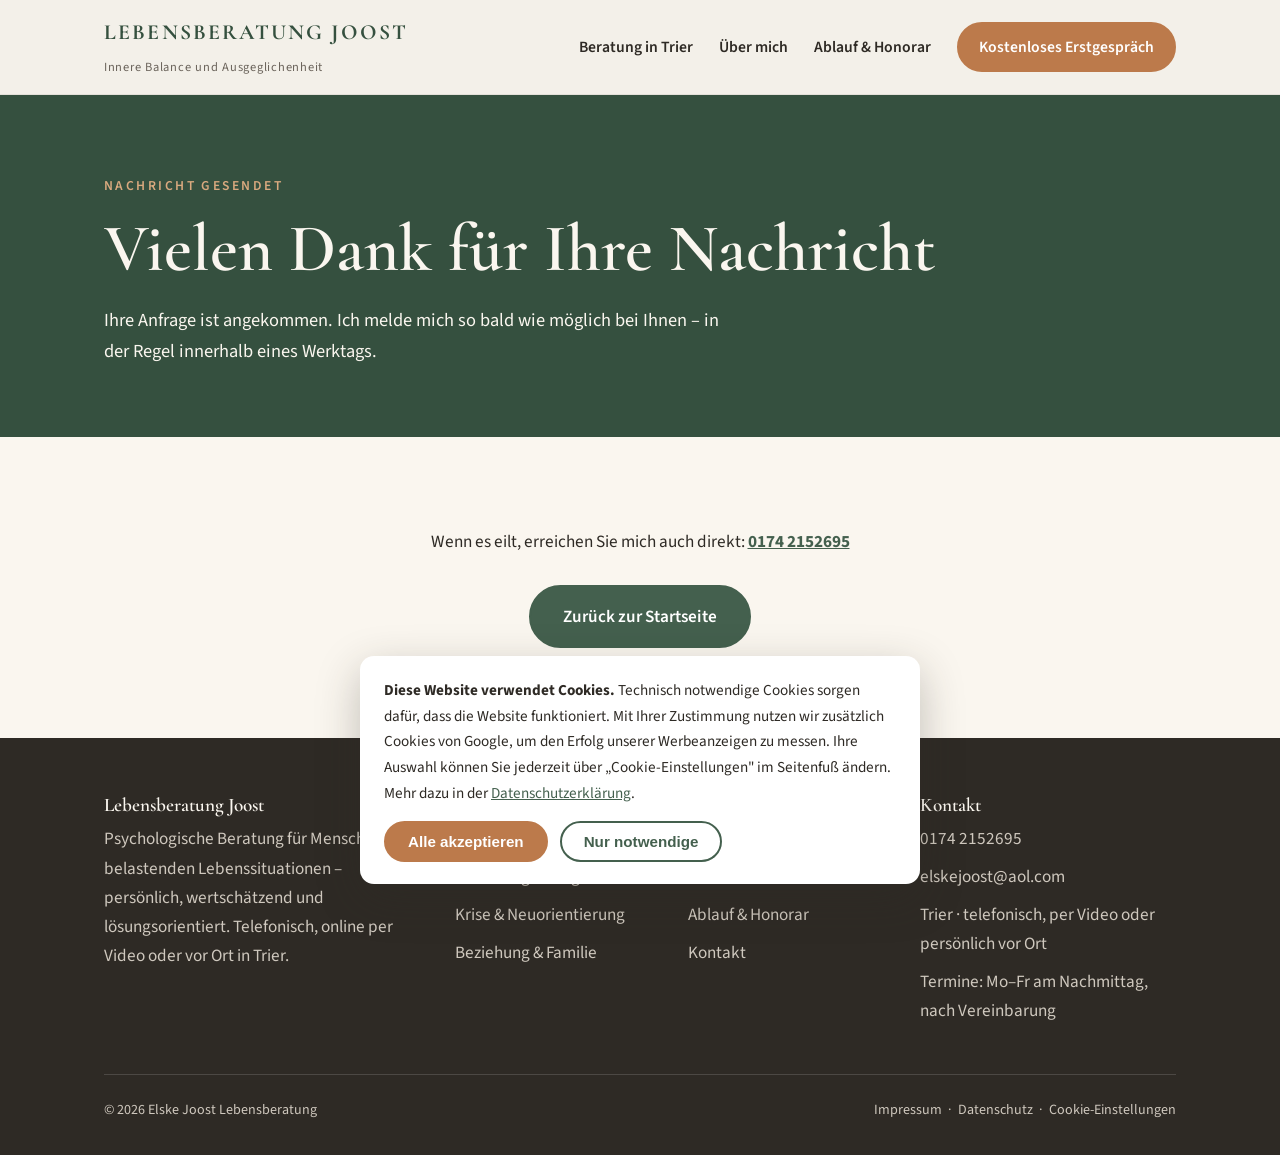
<file: danke/index.html>
<!DOCTYPE html>
<html lang="de">
<head>
  <meta charset="UTF-8">
  <meta name="viewport" content="width=device-width, initial-scale=1.0">
  <title>Vielen Dank | Lebensberatung Joost</title>
  <meta name="description" content="Ihre Nachricht ist angekommen. Elske Joost meldet sich so bald wie möglich bei Ihnen.">
  <meta name="robots" content="noindex">
  <link rel="canonical" href="https://lebensberatung-joost.de/danke/">
  <meta property="og:type" content="website">
  <meta property="og:title" content="Vielen Dank | Lebensberatung Joost">
  <meta property="og:description" content="Ihre Nachricht ist angekommen. Elske Joost meldet sich so bald wie möglich bei Ihnen.">
  <meta property="og:image" content="https://lebensberatung-joost.de/bilder/ruhe-weizenfeld-poster.jpg">
  <meta property="og:url" content="https://lebensberatung-joost.de/danke/">
  <meta property="og:locale" content="de_DE">
  <link rel="preconnect" href="https://fonts.googleapis.com">
  <link rel="preconnect" href="https://fonts.gstatic.com" crossorigin>
  <link href="https://fonts.googleapis.com/css2?family=Cormorant+Garamond:wght@500;600;700&family=Source+Sans+3:wght@400;600;700&display=swap" rel="stylesheet">
  <link rel="icon" type="image/svg+xml" href="../favicon.svg">
  <link rel="stylesheet" href="../stil.css">
</head>
<body>

<header class="kopf">
  <div class="kopf-innen">
    <a class="marke" href="../">
      <strong>LEBENSBERATUNG JOOST</strong>
      <span>Innere Balance und Ausgeglichenheit</span>
    </a>
    <button class="menue-knopf" aria-label="Menü öffnen" onclick="document.querySelector('.nav').classList.toggle('offen')">☰</button>
    <nav class="nav">
      <a href="../lebensberatung-trier/">Beratung in Trier</a>
      <a href="../ueber-mich/">Über mich</a>
      <a href="../ablauf-honorar/">Ablauf &amp; Honorar</a>
      <a class="knopf terra" href="../kontakt/">Kostenloses Erstgespräch</a>
    </nav>
  </div>
</header>

<section class="seitenkopf">
  <div class="container">
    <span class="vorspann" style="color:var(--terra-hell)">Nachricht gesendet</span>
    <h1>Vielen Dank für Ihre Nachricht</h1>
    <p>Ihre Anfrage ist angekommen. Ich melde mich so bald wie möglich bei Ihnen – in der Regel innerhalb eines Werktags.</p>
  </div>
</section>

<section class="abschnitt">
  <div class="container" style="max-width:640px; text-align:center">
    <p style="margin-bottom:28px">Wenn es eilt, erreichen Sie mich auch direkt: <a href="tel:+491742152695"><strong>0174&nbsp;2152695</strong></a></p>
    <a class="knopf" href="../">Zurück zur Startseite</a>
  </div>
</section>

<footer class="fuss">
  <div class="container">
    <div class="fuss-gitter">
      <div>
        <h3>Lebensberatung Joost</h3>
        <p>Psychologische Beratung für Menschen in belastenden Lebenssituationen – persönlich, wertschätzend und lösungsorientiert. Telefonisch, online per Video oder vor Ort in Trier.</p>
      </div>
      <div>
        <h3>Themen</h3>
        <ul>
          <li><a href="../lebensberatung-trier/">Beratung in Trier</a></li>
          <li><a href="../trauerbegleitung/">Trauerbegleitung</a></li>
          <li><a href="../krise-neuorientierung/">Krise &amp; Neuorientierung</a></li>
          <li><a href="../beziehung-familie/">Beziehung &amp; Familie</a></li>
        </ul>
      </div>
      <div>
        <h3>Seiten</h3>
        <ul>
          <li><a href="../">Startseite</a></li>
          <li><a href="../ueber-mich/">Über mich</a></li>
          <li><a href="../ablauf-honorar/">Ablauf &amp; Honorar</a></li>
          <li><a href="../kontakt/">Kontakt</a></li>
        </ul>
      </div>
      <div>
        <h3>Kontakt</h3>
        <ul>
          <li><a href="tel:+491742152695">0174 2152695</a></li>
          <li><a href="mailto:elskejoost@aol.com">elskejoost@aol.com</a></li>
          <li>Trier &middot; telefonisch, per Video oder persönlich vor Ort</li>
          <li>Termine: Mo&ndash;Fr am Nachmittag, nach Vereinbarung</li>
        </ul>
      </div>
    </div>
    <div class="rechtliches">
      <span>© 2026 Elske Joost Lebensberatung</span>
      <span><a href="../impressum.html">Impressum</a> &nbsp;·&nbsp; <a href="../datenschutz.html">Datenschutz</a> &nbsp;·&nbsp; <a href="#" onclick="cookieEinstellungen();return false;">Cookie-Einstellungen</a></span>
    </div>
  </div>
</footer>

<script src="/einwilligung.js" defer></script>
</body>
</html>
</file>
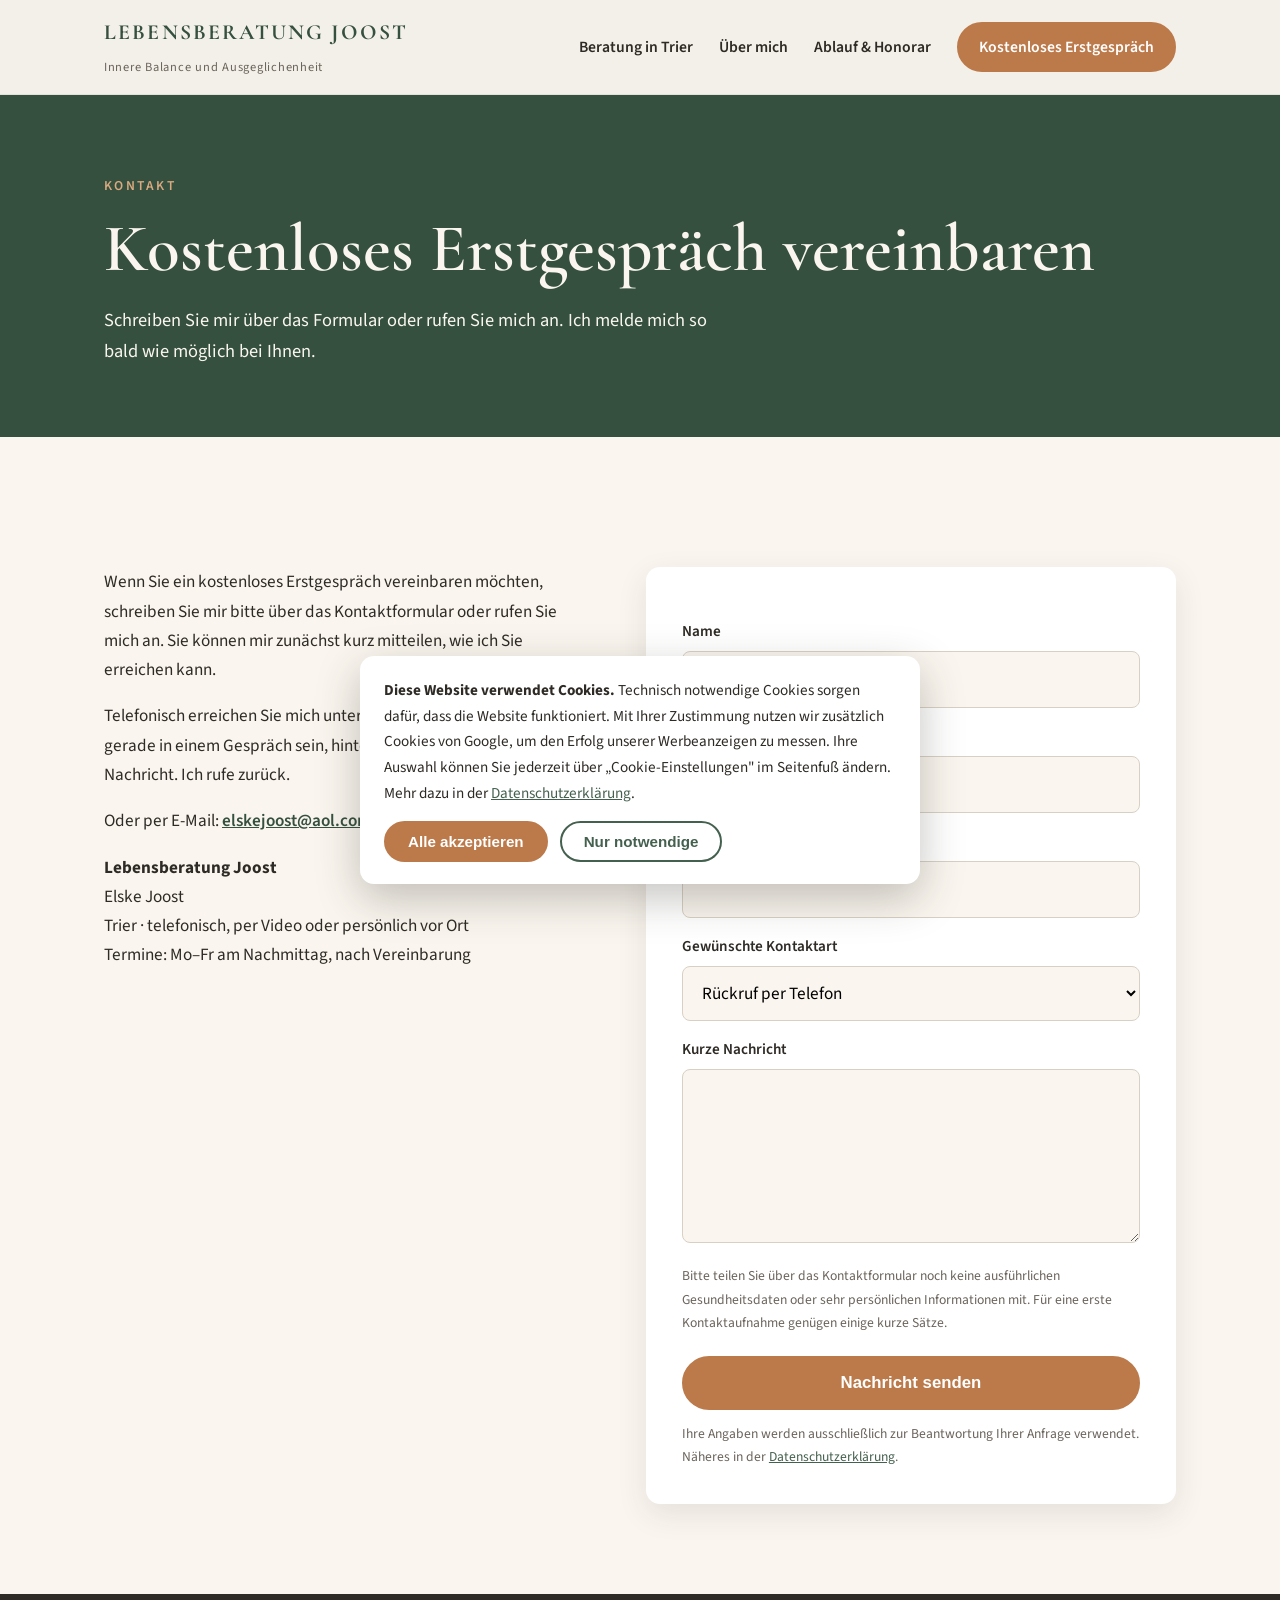
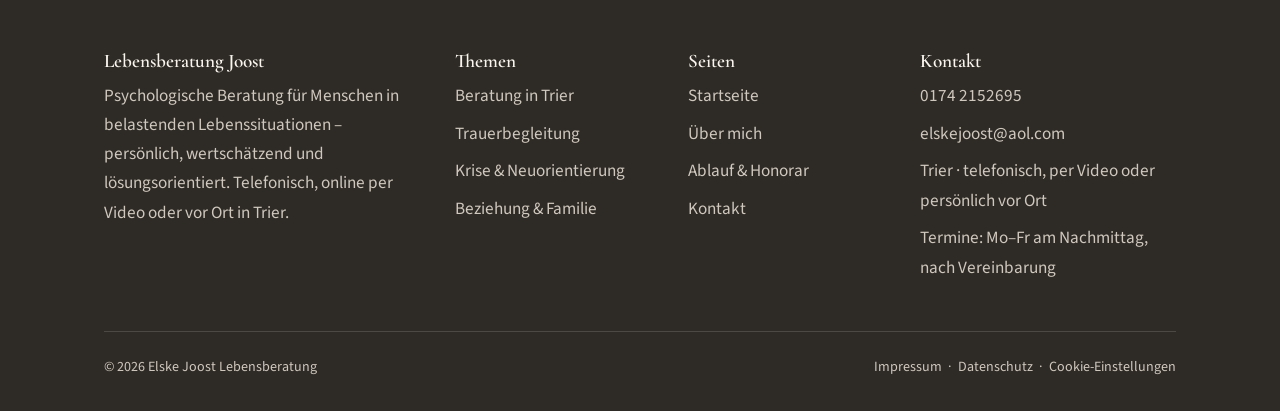
<file: kontakt/index.html>
<!DOCTYPE html>
<html lang="de">
<head>
  <meta charset="UTF-8">
  <meta name="viewport" content="width=device-width, initial-scale=1.0">
  <title>Kontakt – kostenloses Erstgespräch vereinbaren | Lebensberatung Joost Trier</title>
  <meta name="description" content="Kostenloses Erstgespräch bei Lebensberatung Joost in Trier vereinbaren: per Kontaktformular oder telefonisch unter 0174 2152695. Termine Mo–Fr nachmittags.">
  <link rel="canonical" href="https://lebensberatung-joost.de/kontakt/">
  <meta property="og:type" content="website">
  <meta property="og:title" content="Kontakt – kostenloses Erstgespräch vereinbaren | Lebensberatung Joost Trier">
  <meta property="og:description" content="Kostenloses Erstgespräch bei Lebensberatung Joost in Trier vereinbaren: per Kontaktformular oder telefonisch unter 0174 2152695. Termine Mo–Fr nachmittags.">
  <meta property="og:image" content="https://lebensberatung-joost.de/bilder/elske-joost-psychologische-beraterin-trier.jpg">
  <meta property="og:url" content="https://lebensberatung-joost.de/kontakt/">
  <meta property="og:locale" content="de_DE">
  <link rel="preconnect" href="https://fonts.googleapis.com">
  <link rel="preconnect" href="https://fonts.gstatic.com" crossorigin>
  <link href="https://fonts.googleapis.com/css2?family=Cormorant+Garamond:wght@500;600;700&family=Source+Sans+3:wght@400;600;700&display=swap" rel="stylesheet">
  <link rel="icon" type="image/svg+xml" href="../favicon.svg">
  <link rel="stylesheet" href="../stil.css">
  <script type="application/ld+json">
  {
    "@context": "https://schema.org",
    "@type": "BreadcrumbList",
    "itemListElement": [
      { "@type": "ListItem", "position": 1, "name": "Start", "item": "https://lebensberatung-joost.de/" },
      { "@type": "ListItem", "position": 2, "name": "Kontakt", "item": "https://lebensberatung-joost.de/kontakt/" }
    ]
  }
  </script>
</head>
<body>

<header class="kopf">
  <div class="kopf-innen">
    <a class="marke" href="../">
      <strong>LEBENSBERATUNG JOOST</strong>
      <span>Innere Balance und Ausgeglichenheit</span>
    </a>
    <button class="menue-knopf" aria-label="Menü öffnen" onclick="document.querySelector('.nav').classList.toggle('offen')">☰</button>
    <nav class="nav">
      <a href="../lebensberatung-trier/">Beratung in Trier</a>
      <a href="../ueber-mich/">Über mich</a>
      <a href="../ablauf-honorar/">Ablauf &amp; Honorar</a>
      <a class="knopf terra" href="../kontakt/">Kostenloses Erstgespräch</a>
    </nav>
  </div>
</header>

<section class="seitenkopf">
  <div class="container">
    <span class="vorspann" style="color:var(--terra-hell)">Kontakt</span>
    <h1>Kostenloses Erstgespräch vereinbaren</h1>
    <p>Schreiben Sie mir über das Formular oder rufen Sie mich an. Ich melde mich so bald wie möglich bei Ihnen.</p>
  </div>
</section>

<section class="abschnitt">
  <div class="container">
    <div class="kontakt-gitter">
      <div class="kontakt-daten">
        <p>Wenn Sie ein kostenloses Erstgespräch vereinbaren möchten, schreiben Sie mir bitte über das Kontaktformular oder rufen Sie mich an. Sie können mir zunächst kurz mitteilen, wie ich Sie erreichen kann.</p>
        <p>Telefonisch erreichen Sie mich unter <a href="tel:+491742152695"><strong>0174&nbsp;2152695</strong></a>. Sollte ich gerade in einem Gespräch sein, hinterlassen Sie einfach eine Nachricht. Ich rufe zurück.</p>
        <p>Oder per E-Mail: <a href="mailto:elskejoost@aol.com?subject=Anfrage%20Erstgespr%C3%A4ch">elskejoost@aol.com</a></p>
        <p><strong>Lebensberatung Joost</strong><br>
        Elske Joost<br>
        Trier &middot; telefonisch, per Video oder persönlich vor Ort<br>
        Termine: Mo&ndash;Fr am Nachmittag, nach Vereinbarung</p>
      </div>

      <form class="formular" name="kontakt" method="POST" action="/danke/" data-netlify="true" netlify-honeypot="firmenfeld">
        <input type="hidden" name="form-name" value="kontakt">
        <p style="display:none"><label>Bitte leer lassen: <input name="firmenfeld"></label></p>
        <label for="f-name">Name</label>
        <input id="f-name" name="name" type="text" required autocomplete="name">
        <label for="f-mail">E-Mail-Adresse</label>
        <input id="f-mail" name="email" type="email" required autocomplete="email">
        <label for="f-tel">Telefonnummer (freiwillig)</label>
        <input id="f-tel" name="telefon" type="tel" autocomplete="tel">
        <label for="f-art">Gewünschte Kontaktart</label>
        <select id="f-art" name="kontaktart" style="width:100%; padding:13px 15px; border:1px solid #D8D0C4; border-radius:8px; font:inherit; background:var(--creme)">
          <option>Rückruf per Telefon</option>
          <option>Antwort per E-Mail</option>
          <option>Videogespräch</option>
        </select>
        <label for="f-text">Kurze Nachricht</label>
        <textarea id="f-text" name="nachricht" rows="5" required></textarea>
        <p class="hinweis">Bitte teilen Sie über das Kontaktformular noch keine ausführlichen Gesundheitsdaten oder sehr persönlichen Informationen mit. Für eine erste Kontaktaufnahme genügen einige kurze Sätze.</p>
        <button class="knopf terra" type="submit">Nachricht senden</button>
        <p class="hinweis">Ihre Angaben werden ausschließlich zur Beantwortung Ihrer Anfrage verwendet. Näheres in der <a href="../datenschutz.html">Datenschutzerklärung</a>.</p>
      </form>

    </div>
  </div>
</section>

<footer class="fuss">
  <div class="container">
    <div class="fuss-gitter">
      <div>
        <h3>Lebensberatung Joost</h3>
        <p>Psychologische Beratung für Menschen in belastenden Lebenssituationen – persönlich, wertschätzend und lösungsorientiert. Telefonisch, online per Video oder vor Ort in Trier.</p>
      </div>
      <div>
        <h3>Themen</h3>
        <ul>
          <li><a href="../lebensberatung-trier/">Beratung in Trier</a></li>
          <li><a href="../trauerbegleitung/">Trauerbegleitung</a></li>
          <li><a href="../krise-neuorientierung/">Krise &amp; Neuorientierung</a></li>
          <li><a href="../beziehung-familie/">Beziehung &amp; Familie</a></li>
        </ul>
      </div>
      <div>
        <h3>Seiten</h3>
        <ul>
          <li><a href="../">Startseite</a></li>
          <li><a href="../ueber-mich/">Über mich</a></li>
          <li><a href="../ablauf-honorar/">Ablauf &amp; Honorar</a></li>
          <li><a href="../kontakt/">Kontakt</a></li>
        </ul>
      </div>
      <div>
        <h3>Kontakt</h3>
        <ul>
          <li><a href="tel:+491742152695">0174 2152695</a></li>
          <li><a href="mailto:elskejoost@aol.com">elskejoost@aol.com</a></li>
          <li>Trier &middot; telefonisch, per Video oder persönlich vor Ort</li>
          <li>Termine: Mo&ndash;Fr am Nachmittag, nach Vereinbarung</li>
        </ul>
      </div>
    </div>
    <div class="rechtliches">
      <span>© 2026 Elske Joost Lebensberatung</span>
      <span><a href="../impressum.html">Impressum</a> &nbsp;·&nbsp; <a href="../datenschutz.html">Datenschutz</a> &nbsp;·&nbsp; <a href="#" onclick="cookieEinstellungen();return false;">Cookie-Einstellungen</a></span>
    </div>
  </div>
</footer>

<script src="/einwilligung.js" defer></script>
</body>
</html>
</file>
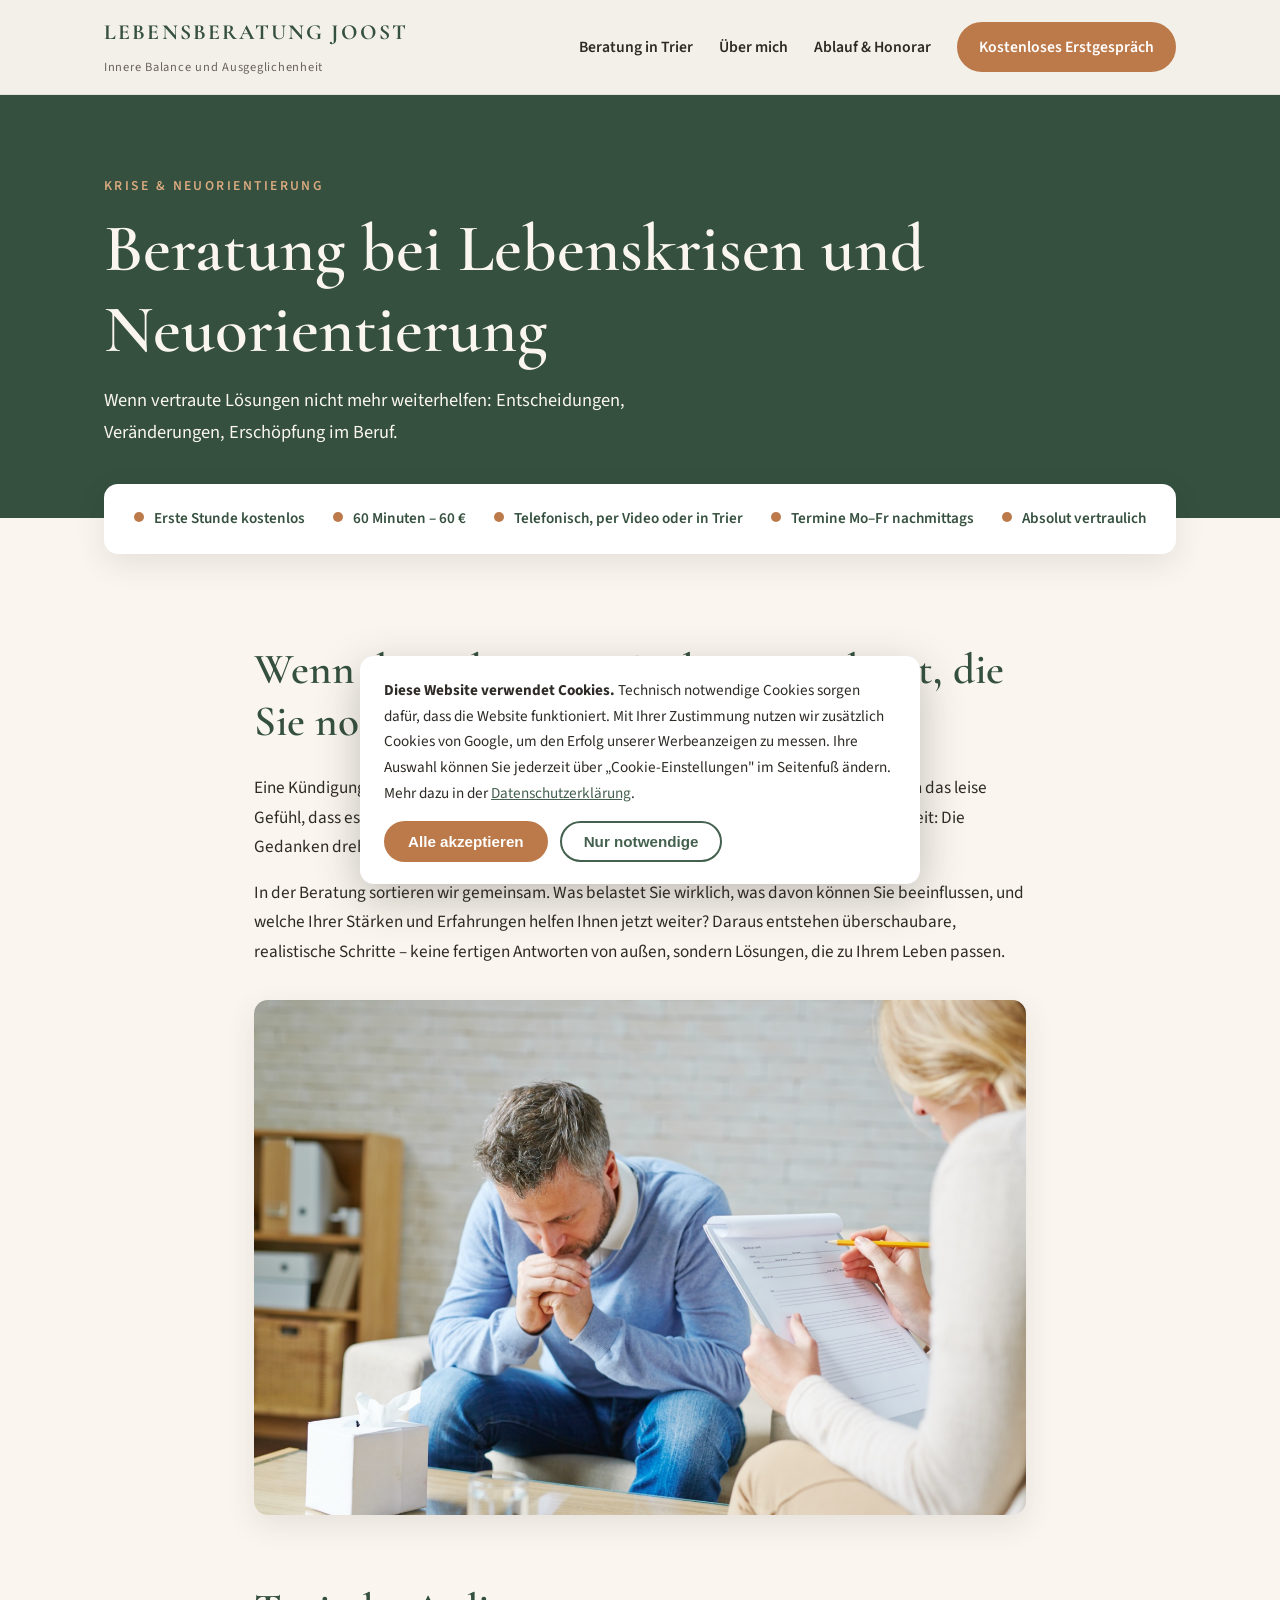
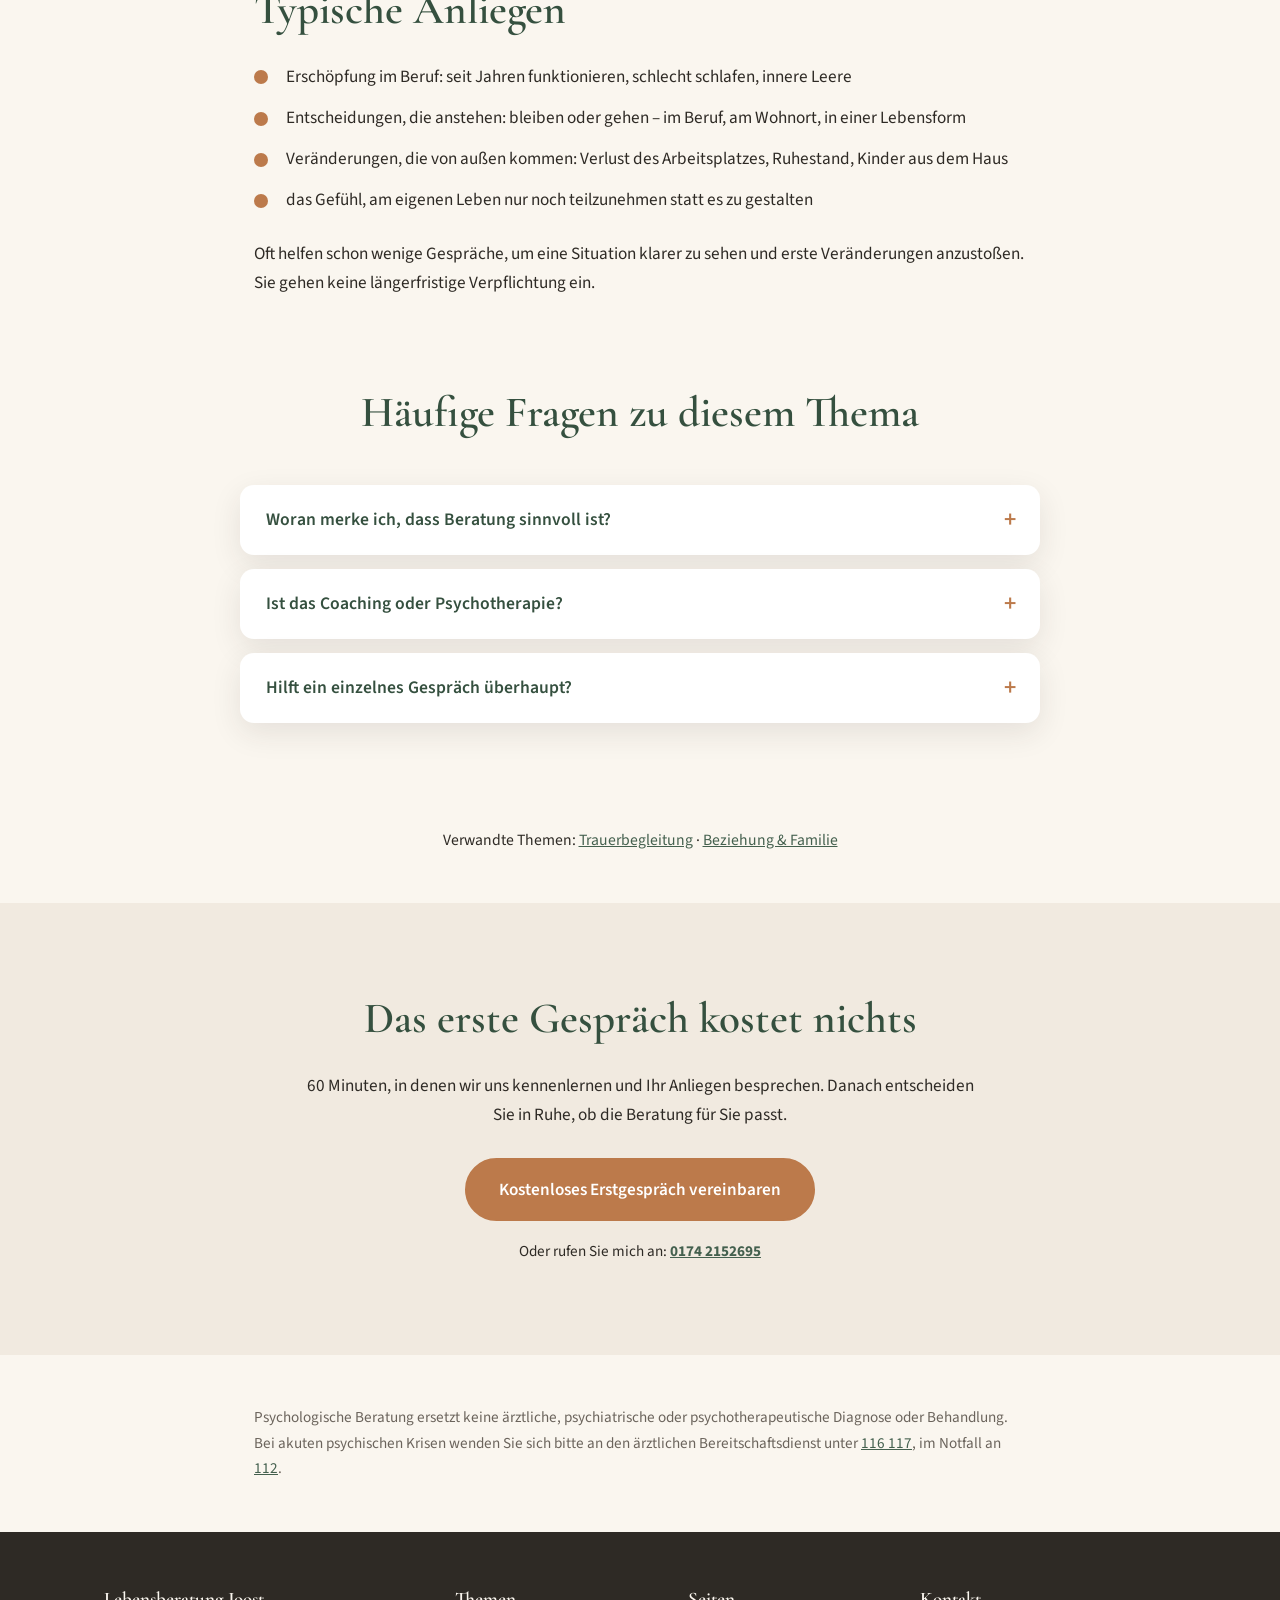
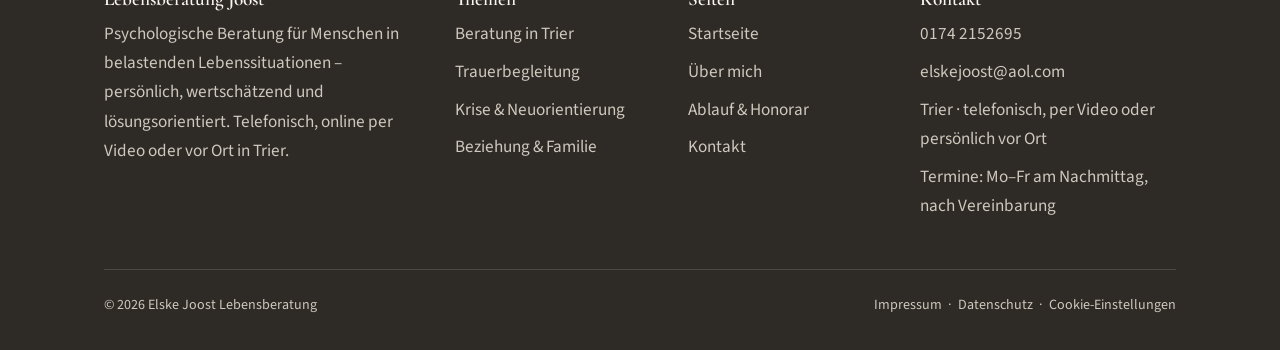
<file: krise-neuorientierung/index.html>
<!DOCTYPE html>
<html lang="de">
<head>
  <meta charset="UTF-8">
  <meta name="viewport" content="width=device-width, initial-scale=1.0">
  <title>Beratung bei Lebenskrisen &amp; Neuorientierung | Lebensberatung Joost Trier</title>
  <meta name="description" content="Psychologische Beratung bei Lebenskrisen, schwierigen Entscheidungen und Erschöpfung im Beruf – in Trier, telefonisch oder per Video. Erste Stunde kostenlos.">
  <link rel="canonical" href="https://lebensberatung-joost.de/krise-neuorientierung/">
  <meta property="og:type" content="website">
  <meta property="og:title" content="Beratung bei Lebenskrisen &amp; Neuorientierung | Lebensberatung Joost Trier">
  <meta property="og:description" content="Psychologische Beratung bei Lebenskrisen, schwierigen Entscheidungen und Erschöpfung im Beruf – in Trier, telefonisch oder per Video. Erste Stunde kostenlos.">
  <meta property="og:image" content="https://lebensberatung-joost.de/bilder/beratung-bei-belastung-und-krise.jpg">
  <meta property="og:url" content="https://lebensberatung-joost.de/krise-neuorientierung/">
  <meta property="og:locale" content="de_DE">
  <link rel="preconnect" href="https://fonts.googleapis.com">
  <link rel="preconnect" href="https://fonts.gstatic.com" crossorigin>
  <link href="https://fonts.googleapis.com/css2?family=Cormorant+Garamond:wght@500;600;700&family=Source+Sans+3:wght@400;600;700&display=swap" rel="stylesheet">
  <link rel="icon" type="image/svg+xml" href="../favicon.svg">
  <link rel="stylesheet" href="../stil.css">
  <script type="application/ld+json">
  {
    "@context": "https://schema.org",
    "@type": "BreadcrumbList",
    "itemListElement": [
      { "@type": "ListItem", "position": 1, "name": "Start", "item": "https://lebensberatung-joost.de/" },
      { "@type": "ListItem", "position": 2, "name": "Krise & Neuorientierung", "item": "https://lebensberatung-joost.de/krise-neuorientierung/" }
    ]
  }
  </script>
  <script type="application/ld+json">
{
  "@context": "https://schema.org",
  "@type": "Service",
  "name": "Beratung bei Lebenskrisen und Neuorientierung",
  "serviceType": "Psychologische Beratung",
  "description": "Psychologische Beratung bei Lebenskrisen, schwierigen Entscheidungen und Erschöpfung im Beruf – telefonisch, per Video oder persönlich in Trier.",
  "url": "https://lebensberatung-joost.de/krise-neuorientierung/",
  "provider": {
    "@type": "ProfessionalService",
    "name": "Lebensberatung Joost",
    "telephone": "+491742152695",
    "url": "https://lebensberatung-joost.de/"
  },
  "areaServed": [
    "Trier",
    "Rheinland-Pfalz",
    "Luxemburg",
    "Deutschland"
  ],
  "offers": {
    "@type": "Offer",
    "price": "60",
    "priceCurrency": "EUR",
    "description": "60 Minuten pro Gespräch, die erste Beratungsstunde ist kostenlos."
  }
}
  </script>
  <script type="application/ld+json">
{
  "@context": "https://schema.org",
  "@type": "FAQPage",
  "mainEntity": [
    {
      "@type": "Question",
      "name": "Woran merke ich, dass Beratung sinnvoll ist?",
      "acceptedAnswer": {
        "@type": "Answer",
        "text": "Wenn sich die Gedanken seit Wochen im Kreis drehen, der Schlaf leidet oder Sie sich zurückziehen. Sie müssen nicht erst tief in der Krise stecken – oft ist ein Gespräch am wertvollsten, bevor alles zu viel wird."
      }
    },
    {
      "@type": "Question",
      "name": "Ist das Coaching oder Psychotherapie?",
      "acceptedAnswer": {
        "@type": "Answer",
        "text": "Weder noch. Psychologische Beratung unterstützt bei Lebensfragen und Belastungen, ohne Diagnose und ohne Behandlung. Eine behandlungsbedürftige Erkrankung gehört in ärztliche oder psychotherapeutische Hände – das sage ich offen, wenn ich diesen Eindruck habe."
      }
    },
    {
      "@type": "Question",
      "name": "Hilft ein einzelnes Gespräch überhaupt?",
      "acceptedAnswer": {
        "@type": "Answer",
        "text": "Oft ja. Eine Stunde laut denken, sortieren, einen ersten Schritt finden – manchmal reicht genau das. Ob weitere Gespräche folgen, entscheiden Sie."
      }
    }
  ]
}
  </script>
</head>
<body>

<header class="kopf">
  <div class="kopf-innen">
    <a class="marke" href="../">
      <strong>LEBENSBERATUNG JOOST</strong>
      <span>Innere Balance und Ausgeglichenheit</span>
    </a>
    <button class="menue-knopf" aria-label="Menü öffnen" onclick="document.querySelector('.nav').classList.toggle('offen')">☰</button>
    <nav class="nav">
      <a href="../lebensberatung-trier/">Beratung in Trier</a>
      <a href="../ueber-mich/">Über mich</a>
      <a href="../ablauf-honorar/">Ablauf &amp; Honorar</a>
      <a class="knopf terra" href="../kontakt/">Kostenloses Erstgespräch</a>
    </nav>
  </div>
</header>

<section class="seitenkopf">
  <div class="container">
    <span class="vorspann" style="color:var(--terra-hell)">Krise &amp; Neuorientierung</span>
    <h1>Beratung bei Lebenskrisen und Neuorientierung</h1>
    <p>Wenn vertraute Lösungen nicht mehr weiterhelfen: Entscheidungen, Veränderungen, Erschöpfung im Beruf.</p>
  </div>
</section>

<div class="container">
  <ul class="fakten-leiste">
    <li>Erste Stunde kostenlos</li>
    <li>60 Minuten &ndash; 60&nbsp;&euro;</li>
    <li>Telefonisch, per Video oder in Trier</li>
    <li>Termine Mo&ndash;Fr nachmittags</li>
    <li>Absolut vertraulich</li>
  </ul>
</div>

<section class="abschnitt">
  <div class="container" style="max-width:820px">
    <h2>Wenn das Leben eine Richtung verlangt, die Sie noch nicht kennen</h2>
    <p>Eine Kündigung, eine Trennung, eine Diagnose, ein runder Geburtstag – manchmal reicht auch das leise Gefühl, dass es so nicht weitergeht. Lebenskrisen haben viele Auslöser und eine Gemeinsamkeit: Die Gedanken drehen sich im Kreis, und der nächste Schritt ist nicht zu sehen.</p>
    <p style="margin-top:1em">In der Beratung sortieren wir gemeinsam. Was belastet Sie wirklich, was davon können Sie beeinflussen, und welche Ihrer Stärken und Erfahrungen helfen Ihnen jetzt weiter? Daraus entstehen überschaubare, realistische Schritte – keine fertigen Antworten von außen, sondern Lösungen, die zu Ihrem Leben passen.</p>

    <figure style="margin:2em 0 0">
      <img src="../bilder/beratung-bei-belastung-und-krise.jpg" alt="Belasteter Mann im vertraulichen Beratungsgespräch" width="1400" height="933" style="border-radius:14px; box-shadow:0 10px 30px rgba(46,42,37,.1)" loading="lazy">
    </figure>

    <h2 style="margin-top:1.6em">Typische Anliegen</h2>
    <ul class="merkmale">
      <li>Erschöpfung im Beruf: seit Jahren funktionieren, schlecht schlafen, innere Leere</li>
      <li>Entscheidungen, die anstehen: bleiben oder gehen – im Beruf, am Wohnort, in einer Lebensform</li>
      <li>Veränderungen, die von außen kommen: Verlust des Arbeitsplatzes, Ruhestand, Kinder aus dem Haus</li>
      <li>das Gefühl, am eigenen Leben nur noch teilzunehmen statt es zu gestalten</li>
    </ul>
    <p style="margin-top:1.4em">Oft helfen schon wenige Gespräche, um eine Situation klarer zu sehen und erste Veränderungen anzustoßen. Sie gehen keine längerfristige Verpflichtung ein.</p>
  </div>
</section>

<section class="abschnitt" style="padding-top:0">
  <div class="container">
    <h2 style="text-align:center">Häufige Fragen zu diesem Thema</h2>
    <div class="faq">
      <details>
        <summary>Woran merke ich, dass Beratung sinnvoll ist?</summary>
        <p>Wenn sich die Gedanken seit Wochen im Kreis drehen, der Schlaf leidet oder Sie sich zurückziehen. Sie müssen nicht erst tief in der Krise stecken – oft ist ein Gespräch am wertvollsten, bevor alles zu viel wird.</p>
      </details>
      <details>
        <summary>Ist das Coaching oder Psychotherapie?</summary>
        <p>Weder noch. Psychologische Beratung unterstützt bei Lebensfragen und Belastungen, ohne Diagnose und ohne Behandlung. Eine behandlungsbedürftige Erkrankung gehört in ärztliche oder psychotherapeutische Hände – das sage ich offen, wenn ich diesen Eindruck habe.</p>
      </details>
      <details>
        <summary>Hilft ein einzelnes Gespräch überhaupt?</summary>
        <p>Oft ja. Eine Stunde laut denken, sortieren, einen ersten Schritt finden – manchmal reicht genau das. Ob weitere Gespräche folgen, entscheiden Sie.</p>
      </details>
    </div>
  </div>
</section>

<section style="padding:0 0 50px; background:var(--creme)">
  <div class="container" style="text-align:center; font-size:.98rem">
    Verwandte Themen: <a href="../trauerbegleitung/">Trauerbegleitung</a> &middot; <a href="../beziehung-familie/">Beziehung &amp; Familie</a>
  </div>
</section>

<section class="abschnitt beige">
  <div class="container" style="max-width:720px; text-align:center">
    <h2>Das erste Gespräch kostet nichts</h2>
    <p style="margin-bottom:28px">60 Minuten, in denen wir uns kennenlernen und Ihr Anliegen besprechen. Danach entscheiden Sie in Ruhe, ob die Beratung für Sie passt.</p>
    <a class="knopf terra" href="../kontakt/">Kostenloses Erstgespräch vereinbaren</a>
    <p style="margin-top:18px; font-size:.95rem">Oder rufen Sie mich an: <a href="tel:+491742152695"><strong>0174&nbsp;2152695</strong></a></p>
  </div>
</section>

<section class="abschnitt" style="padding:50px 0">
  <div class="container" style="max-width:820px">
    <p style="font-size:.95rem; color:var(--grau)">Psychologische Beratung ersetzt keine ärztliche, psychiatrische oder psychotherapeutische Diagnose oder Behandlung. Bei akuten psychischen Krisen wenden Sie sich bitte an den ärztlichen Bereitschaftsdienst unter <a href="tel:116117">116&nbsp;117</a>, im Notfall an <a href="tel:112">112</a>.</p>
  </div>
</section>

<footer class="fuss">
  <div class="container">
    <div class="fuss-gitter">
      <div>
        <h3>Lebensberatung Joost</h3>
        <p>Psychologische Beratung für Menschen in belastenden Lebenssituationen – persönlich, wertschätzend und lösungsorientiert. Telefonisch, online per Video oder vor Ort in Trier.</p>
      </div>
      <div>
        <h3>Themen</h3>
        <ul>
          <li><a href="../lebensberatung-trier/">Beratung in Trier</a></li>
          <li><a href="../trauerbegleitung/">Trauerbegleitung</a></li>
          <li><a href="../krise-neuorientierung/">Krise &amp; Neuorientierung</a></li>
          <li><a href="../beziehung-familie/">Beziehung &amp; Familie</a></li>
        </ul>
      </div>
      <div>
        <h3>Seiten</h3>
        <ul>
          <li><a href="../">Startseite</a></li>
          <li><a href="../ueber-mich/">Über mich</a></li>
          <li><a href="../ablauf-honorar/">Ablauf &amp; Honorar</a></li>
          <li><a href="../kontakt/">Kontakt</a></li>
        </ul>
      </div>
      <div>
        <h3>Kontakt</h3>
        <ul>
          <li><a href="tel:+491742152695">0174 2152695</a></li>
          <li><a href="mailto:elskejoost@aol.com">elskejoost@aol.com</a></li>
          <li>Trier &middot; telefonisch, per Video oder persönlich vor Ort</li>
          <li>Termine: Mo&ndash;Fr am Nachmittag, nach Vereinbarung</li>
        </ul>
      </div>
    </div>
    <div class="rechtliches">
      <span>© 2026 Elske Joost Lebensberatung</span>
      <span><a href="../impressum.html">Impressum</a> &nbsp;·&nbsp; <a href="../datenschutz.html">Datenschutz</a> &nbsp;·&nbsp; <a href="#" onclick="cookieEinstellungen();return false;">Cookie-Einstellungen</a></span>
    </div>
  </div>
</footer>

<script src="/einwilligung.js" defer></script>
</body>
</html>
</file>
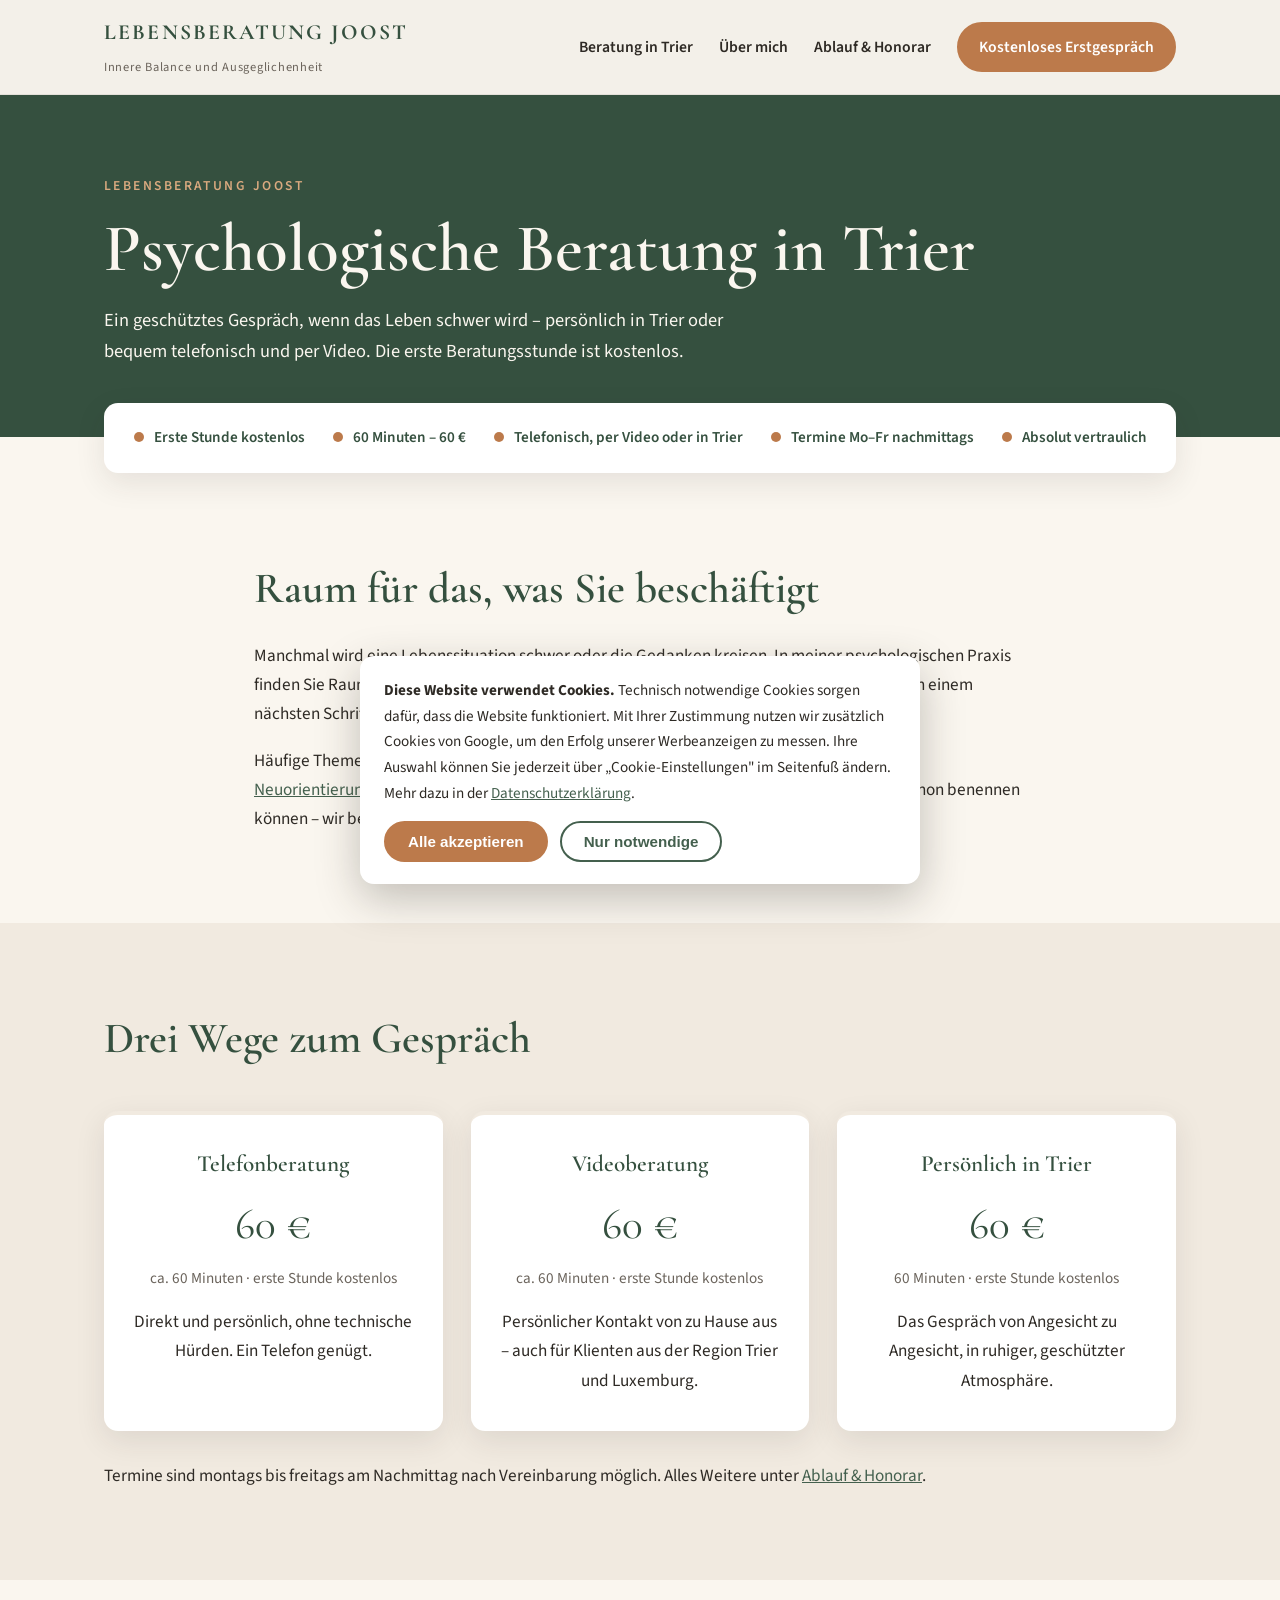
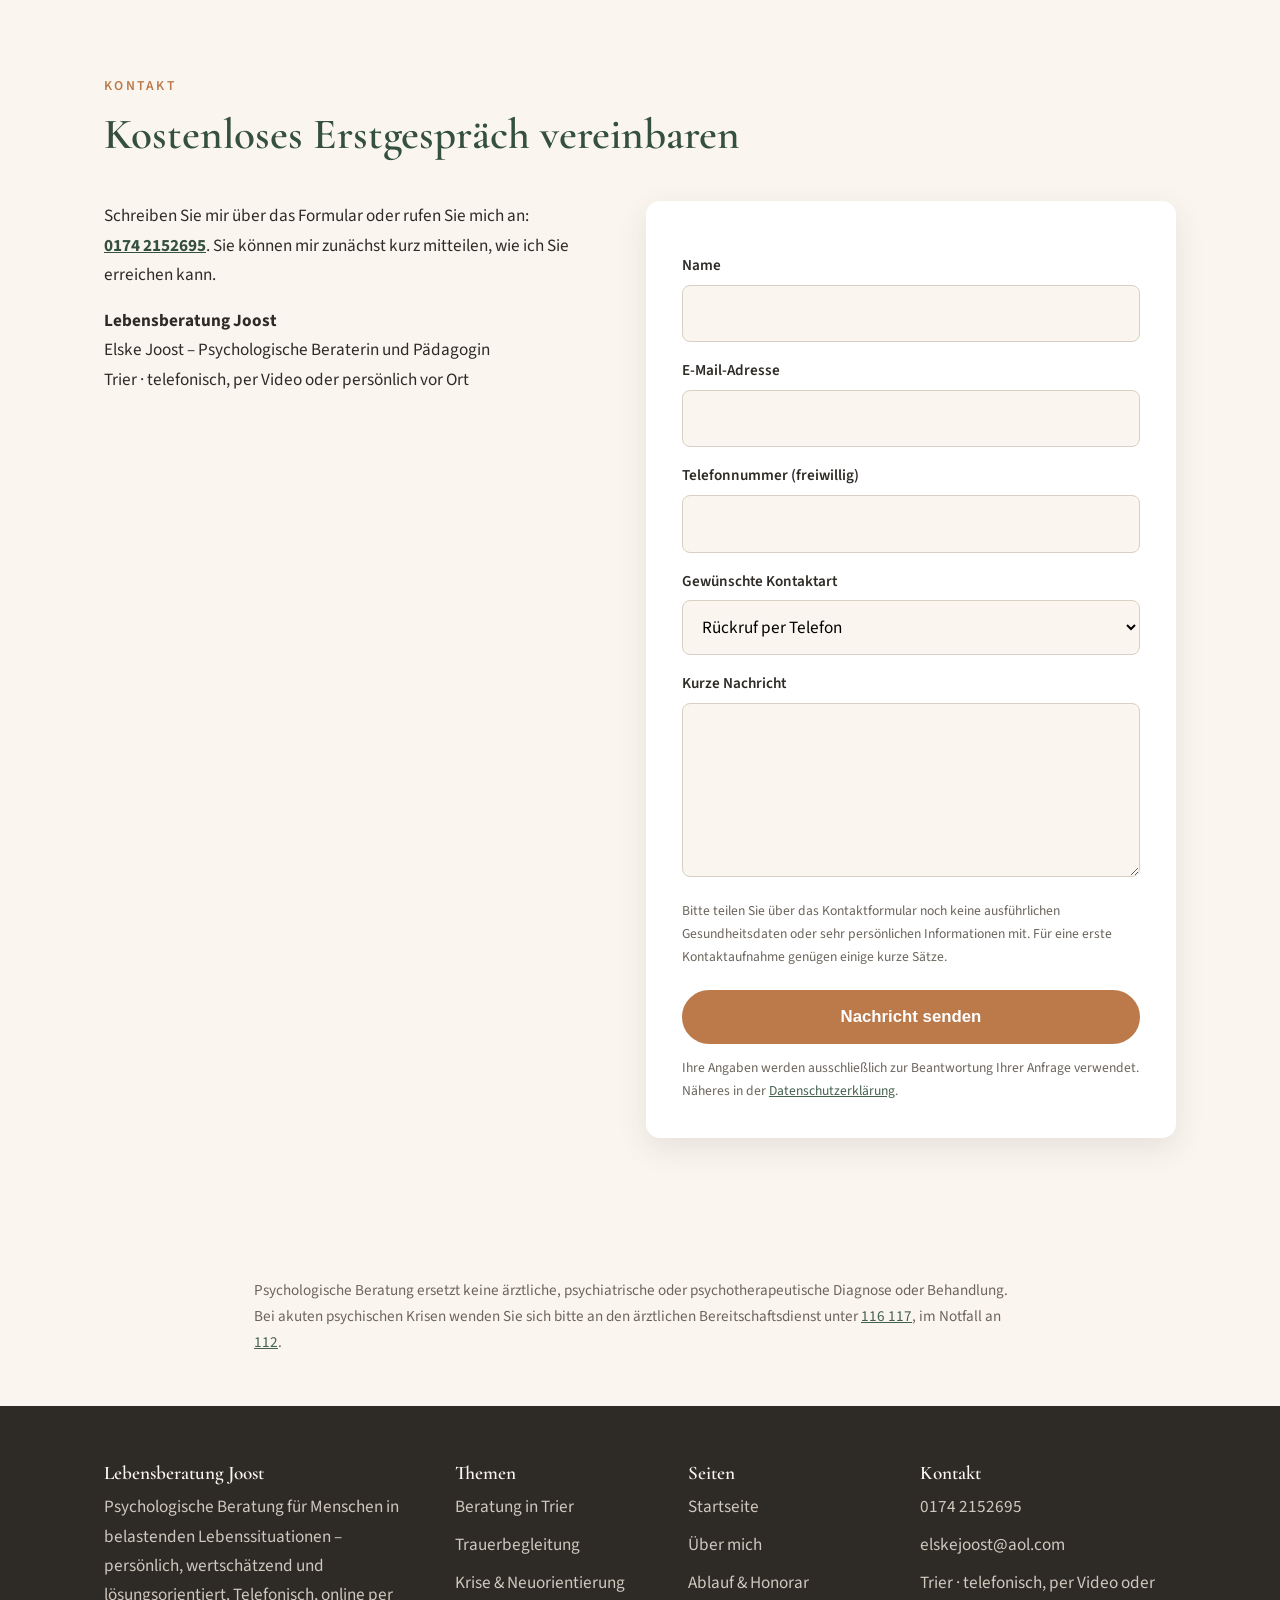
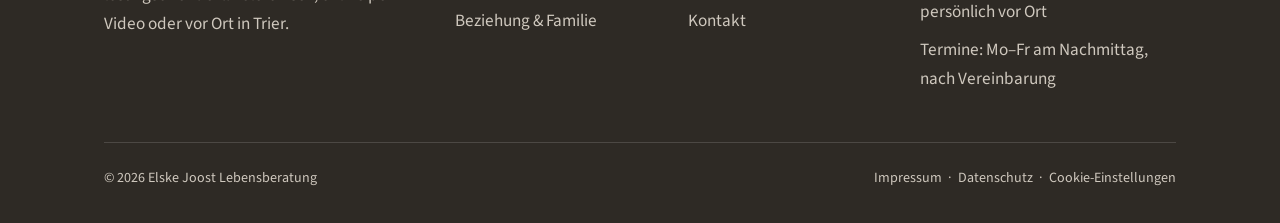
<file: lebensberatung-trier/index.html>
<!DOCTYPE html>
<html lang="de">
<head>
  <meta charset="UTF-8">
  <meta name="viewport" content="width=device-width, initial-scale=1.0">
  <title>Psychologische Beratung in Trier – Lebensberatung Joost</title>
  <meta name="description" content="Psychologische Beratung in Trier: bei Krisen, Trauer, Erschöpfung und Konflikten. Telefonisch, per Video oder vor Ort. Erste Beratungsstunde kostenlos.">
  <link rel="canonical" href="https://lebensberatung-joost.de/lebensberatung-trier/">
  <meta property="og:type" content="website">
  <meta property="og:title" content="Psychologische Beratung in Trier – Lebensberatung Joost">
  <meta property="og:description" content="Psychologische Beratung in Trier: bei Krisen, Trauer, Erschöpfung und Konflikten. Telefonisch, per Video oder vor Ort. Erste Beratungsstunde kostenlos.">
  <meta property="og:image" content="https://lebensberatung-joost.de/bilder/beratungsgespraech-vertrauensvoll.jpg">
  <meta property="og:url" content="https://lebensberatung-joost.de/lebensberatung-trier/">
  <meta property="og:locale" content="de_DE">
  <link rel="preconnect" href="https://fonts.googleapis.com">
  <link rel="preconnect" href="https://fonts.gstatic.com" crossorigin>
  <link href="https://fonts.googleapis.com/css2?family=Cormorant+Garamond:wght@500;600;700&family=Source+Sans+3:wght@400;600;700&display=swap" rel="stylesheet">
  <link rel="icon" type="image/svg+xml" href="../favicon.svg">
  <link rel="stylesheet" href="../stil.css">
  <script type="application/ld+json">
  {
    "@context": "https://schema.org",
    "@type": "BreadcrumbList",
    "itemListElement": [
      { "@type": "ListItem", "position": 1, "name": "Start", "item": "https://lebensberatung-joost.de/" },
      { "@type": "ListItem", "position": 2, "name": "Psychologische Beratung in Trier", "item": "https://lebensberatung-joost.de/lebensberatung-trier/" }
    ]
  }
  </script>
  <script type="application/ld+json">
{
  "@context": "https://schema.org",
  "@type": "Service",
  "name": "Psychologische Beratung in Trier",
  "serviceType": "Psychologische Beratung",
  "description": "Psychologische Beratung bei Krisen, Trauer, Erschöpfung und Konflikten – telefonisch, per Video oder persönlich in Trier.",
  "url": "https://lebensberatung-joost.de/lebensberatung-trier/",
  "provider": {
    "@type": "ProfessionalService",
    "name": "Lebensberatung Joost",
    "telephone": "+491742152695",
    "url": "https://lebensberatung-joost.de/"
  },
  "areaServed": [
    "Trier",
    "Rheinland-Pfalz",
    "Luxemburg",
    "Deutschland"
  ],
  "offers": {
    "@type": "Offer",
    "price": "60",
    "priceCurrency": "EUR",
    "description": "60 Minuten pro Gespräch, die erste Beratungsstunde ist kostenlos."
  }
}
  </script>
</head>
<body>

<header class="kopf">
  <div class="kopf-innen">
    <a class="marke" href="../">
      <strong>LEBENSBERATUNG JOOST</strong>
      <span>Innere Balance und Ausgeglichenheit</span>
    </a>
    <button class="menue-knopf" aria-label="Menü öffnen" onclick="document.querySelector('.nav').classList.toggle('offen')">☰</button>
    <nav class="nav">
      <a href="../lebensberatung-trier/">Beratung in Trier</a>
      <a href="../ueber-mich/">Über mich</a>
      <a href="../ablauf-honorar/">Ablauf &amp; Honorar</a>
      <a class="knopf terra" href="../kontakt/">Kostenloses Erstgespräch</a>
    </nav>
  </div>
</header>

<section class="seitenkopf">
  <div class="container">
    <span class="vorspann" style="color:var(--terra-hell)">Lebensberatung Joost</span>
    <h1>Psychologische Beratung in Trier</h1>
    <p>Ein geschütztes Gespräch, wenn das Leben schwer wird – persönlich in Trier oder bequem telefonisch und per Video. Die erste Beratungsstunde ist kostenlos.</p>
  </div>
</section>

<div class="container">
  <ul class="fakten-leiste">
    <li>Erste Stunde kostenlos</li>
    <li>60 Minuten &ndash; 60&nbsp;&euro;</li>
    <li>Telefonisch, per Video oder in Trier</li>
    <li>Termine Mo&ndash;Fr nachmittags</li>
    <li>Absolut vertraulich</li>
  </ul>
</div>

<section class="abschnitt">
  <div class="container" style="max-width:820px">
    <h2>Raum für das, was Sie beschäftigt</h2>
    <p>Manchmal wird eine Lebenssituation schwer oder die Gedanken kreisen. In meiner psychologischen Praxis finden Sie Raum, darüber zu sprechen. Ich höre Ihnen zu und suche gemeinsam mit Ihnen nach einem nächsten Schritt, der zu Ihrem Leben passt.</p>
    <p style="margin-top:1em">Häufige Themen in meiner Beratung sind <a href="../trauerbegleitung/">Verlust und Trauer</a>, <a href="../krise-neuorientierung/">Lebenskrisen, Erschöpfung und Neuorientierung</a> sowie <a href="../beziehung-familie/">Konflikte in Partnerschaft und Familie</a>. Sie müssen Ihr Anliegen nicht schon benennen können – wir beginnen mit dem, was Sie im Moment beschäftigt.</p>
  </div>
</section>

<section class="abschnitt beige">
  <div class="container">
    <h2>Drei Wege zum Gespräch</h2>
    <div class="preisreihe">
      <div class="preiskarte">
        <h3>Telefonberatung</h3>
        <div class="preis">60&nbsp;€</div>
        <div class="einheit">ca. 60 Minuten &middot; erste Stunde kostenlos</div>
        <p>Direkt und persönlich, ohne technische Hürden. Ein Telefon genügt.</p>
      </div>
      <div class="preiskarte">
        <h3>Videoberatung</h3>
        <div class="preis">60&nbsp;€</div>
        <div class="einheit">ca. 60 Minuten &middot; erste Stunde kostenlos</div>
        <p>Persönlicher Kontakt von zu Hause aus – auch für Klienten aus der Region Trier und Luxemburg.</p>
      </div>
      <div class="preiskarte">
        <h3>Persönlich in Trier</h3>
        <div class="preis">60&nbsp;€</div>
        <div class="einheit">60 Minuten &middot; erste Stunde kostenlos</div>
        <p>Das Gespräch von Angesicht zu Angesicht, in ruhiger, geschützter Atmosphäre.</p>
      </div>
    </div>
    <p style="margin-top:30px">Termine sind montags bis freitags am Nachmittag nach Vereinbarung möglich. Alles Weitere unter <a href="../ablauf-honorar/">Ablauf &amp; Honorar</a>.</p>
  </div>
</section>

<section class="abschnitt" id="kontakt">
  <div class="container">
    <span class="vorspann">Kontakt</span>
    <h2>Kostenloses Erstgespräch vereinbaren</h2>
    <div class="kontakt-gitter">
      <div class="kontakt-daten">
        <p>Schreiben Sie mir über das Formular oder rufen Sie mich an: <a href="tel:+491742152695"><strong>0174&nbsp;2152695</strong></a>. Sie können mir zunächst kurz mitteilen, wie ich Sie erreichen kann.</p>
        <p><strong>Lebensberatung Joost</strong><br>Elske Joost – Psychologische Beraterin und Pädagogin<br>Trier &middot; telefonisch, per Video oder persönlich vor Ort</p>
      </div>

      <form class="formular" name="kontakt" method="POST" action="/danke/" data-netlify="true" netlify-honeypot="firmenfeld">
        <input type="hidden" name="form-name" value="kontakt">
        <p style="display:none"><label>Bitte leer lassen: <input name="firmenfeld"></label></p>
        <label for="f-name">Name</label>
        <input id="f-name" name="name" type="text" required autocomplete="name">
        <label for="f-mail">E-Mail-Adresse</label>
        <input id="f-mail" name="email" type="email" required autocomplete="email">
        <label for="f-tel">Telefonnummer (freiwillig)</label>
        <input id="f-tel" name="telefon" type="tel" autocomplete="tel">
        <label for="f-art">Gewünschte Kontaktart</label>
        <select id="f-art" name="kontaktart" style="width:100%; padding:13px 15px; border:1px solid #D8D0C4; border-radius:8px; font:inherit; background:var(--creme)">
          <option>Rückruf per Telefon</option>
          <option>Antwort per E-Mail</option>
          <option>Videogespräch</option>
        </select>
        <label for="f-text">Kurze Nachricht</label>
        <textarea id="f-text" name="nachricht" rows="5" required></textarea>
        <p class="hinweis">Bitte teilen Sie über das Kontaktformular noch keine ausführlichen Gesundheitsdaten oder sehr persönlichen Informationen mit. Für eine erste Kontaktaufnahme genügen einige kurze Sätze.</p>
        <button class="knopf terra" type="submit">Nachricht senden</button>
        <p class="hinweis">Ihre Angaben werden ausschließlich zur Beantwortung Ihrer Anfrage verwendet. Näheres in der <a href="../datenschutz.html">Datenschutzerklärung</a>.</p>
      </form>

    </div>
  </div>
</section>

<section class="abschnitt" style="padding:50px 0">
  <div class="container" style="max-width:820px">
    <p style="font-size:.95rem; color:var(--grau)">Psychologische Beratung ersetzt keine ärztliche, psychiatrische oder psychotherapeutische Diagnose oder Behandlung. Bei akuten psychischen Krisen wenden Sie sich bitte an den ärztlichen Bereitschaftsdienst unter <a href="tel:116117">116&nbsp;117</a>, im Notfall an <a href="tel:112">112</a>.</p>
  </div>
</section>

<footer class="fuss">
  <div class="container">
    <div class="fuss-gitter">
      <div>
        <h3>Lebensberatung Joost</h3>
        <p>Psychologische Beratung für Menschen in belastenden Lebenssituationen – persönlich, wertschätzend und lösungsorientiert. Telefonisch, online per Video oder vor Ort in Trier.</p>
      </div>
      <div>
        <h3>Themen</h3>
        <ul>
          <li><a href="../lebensberatung-trier/">Beratung in Trier</a></li>
          <li><a href="../trauerbegleitung/">Trauerbegleitung</a></li>
          <li><a href="../krise-neuorientierung/">Krise &amp; Neuorientierung</a></li>
          <li><a href="../beziehung-familie/">Beziehung &amp; Familie</a></li>
        </ul>
      </div>
      <div>
        <h3>Seiten</h3>
        <ul>
          <li><a href="../">Startseite</a></li>
          <li><a href="../ueber-mich/">Über mich</a></li>
          <li><a href="../ablauf-honorar/">Ablauf &amp; Honorar</a></li>
          <li><a href="../kontakt/">Kontakt</a></li>
        </ul>
      </div>
      <div>
        <h3>Kontakt</h3>
        <ul>
          <li><a href="tel:+491742152695">0174 2152695</a></li>
          <li><a href="mailto:elskejoost@aol.com">elskejoost@aol.com</a></li>
          <li>Trier &middot; telefonisch, per Video oder persönlich vor Ort</li>
          <li>Termine: Mo&ndash;Fr am Nachmittag, nach Vereinbarung</li>
        </ul>
      </div>
    </div>
    <div class="rechtliches">
      <span>© 2026 Elske Joost Lebensberatung</span>
      <span><a href="../impressum.html">Impressum</a> &nbsp;·&nbsp; <a href="../datenschutz.html">Datenschutz</a> &nbsp;·&nbsp; <a href="#" onclick="cookieEinstellungen();return false;">Cookie-Einstellungen</a></span>
    </div>
  </div>
</footer>

<script src="/einwilligung.js" defer></script>
</body>
</html>
</file>
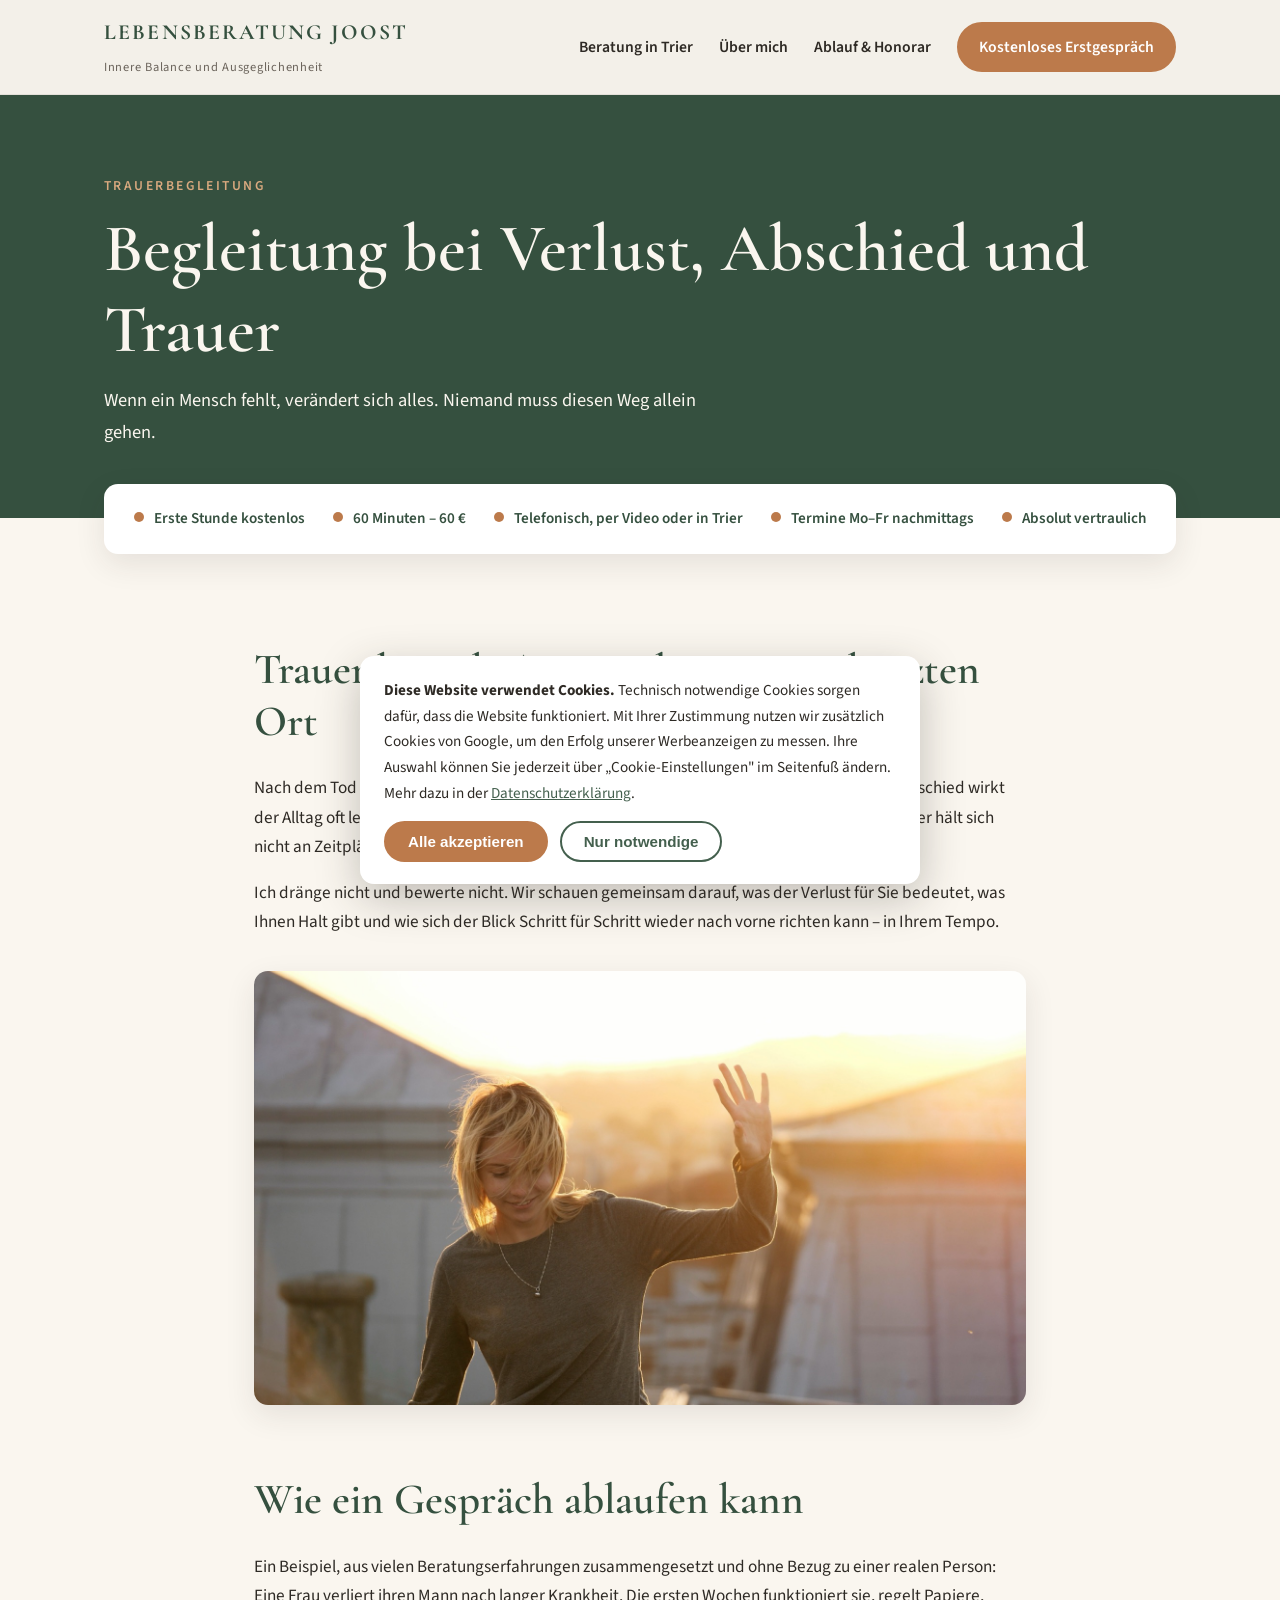
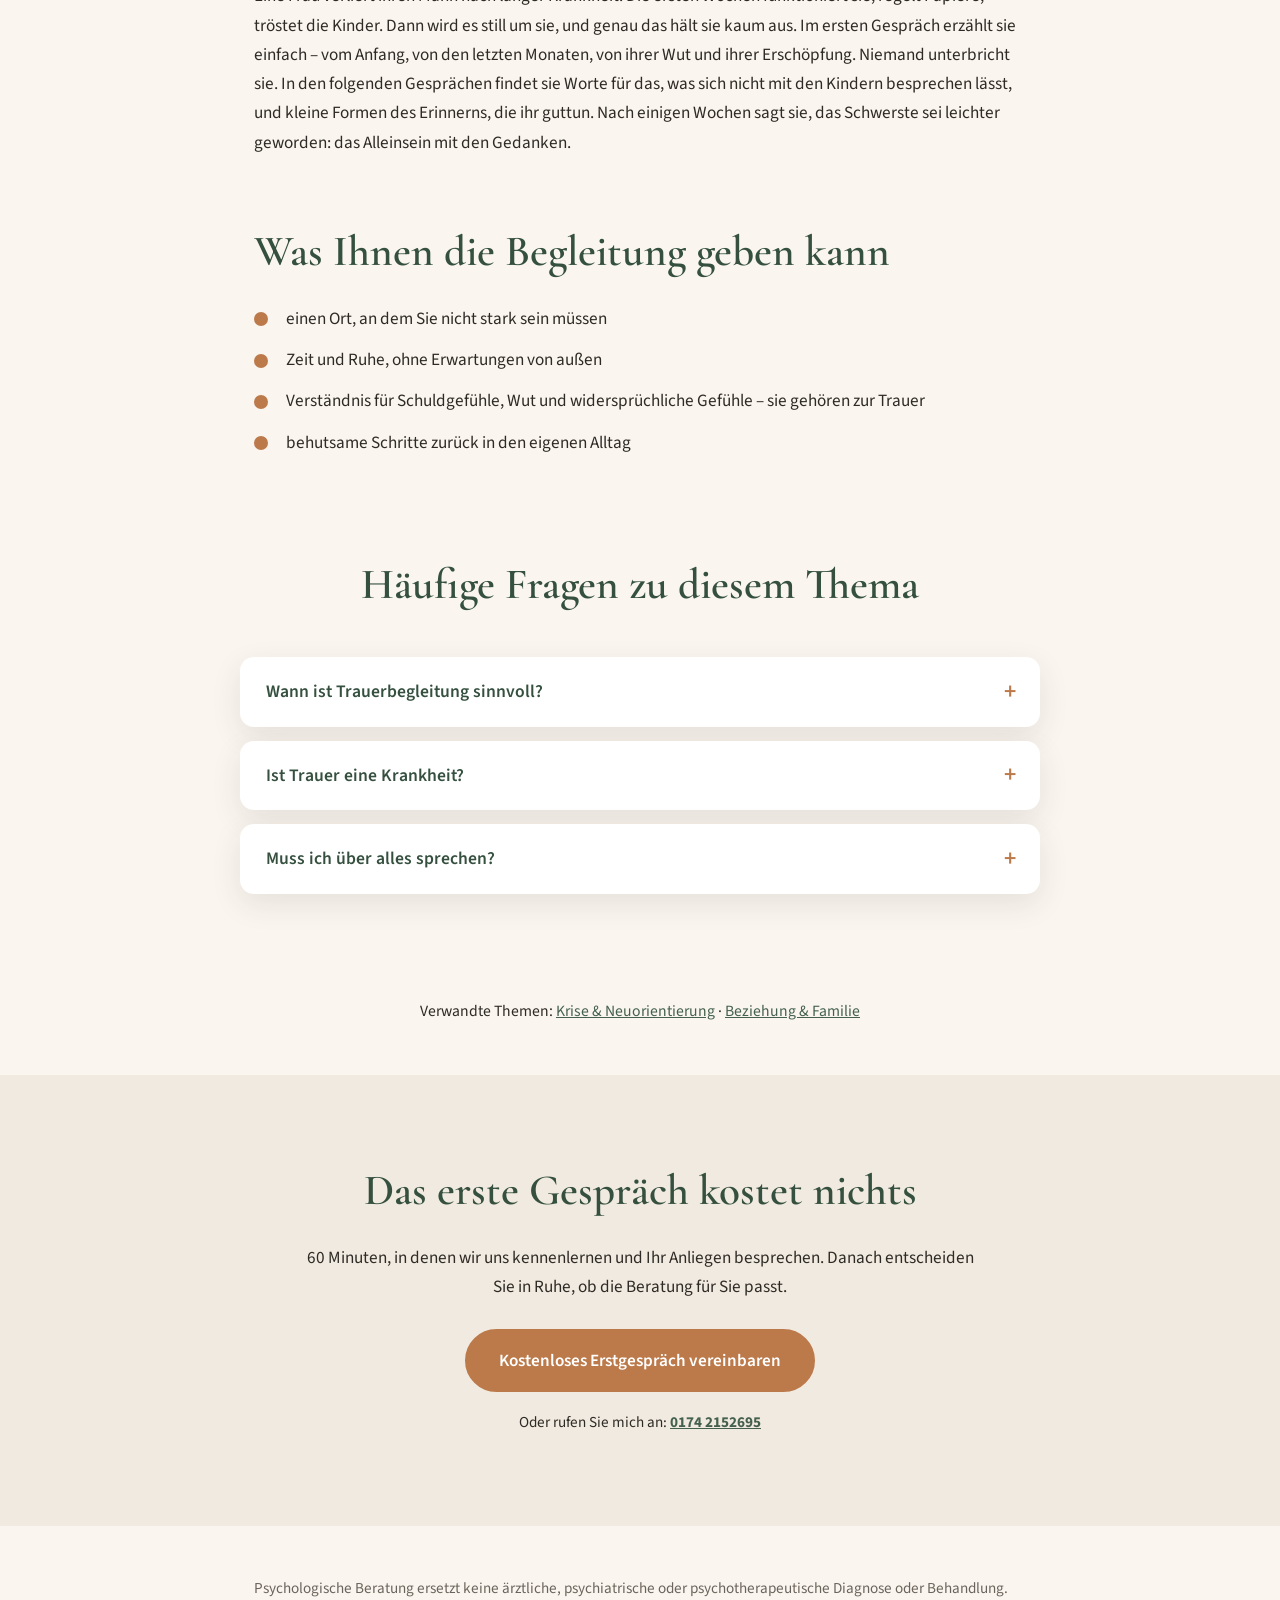
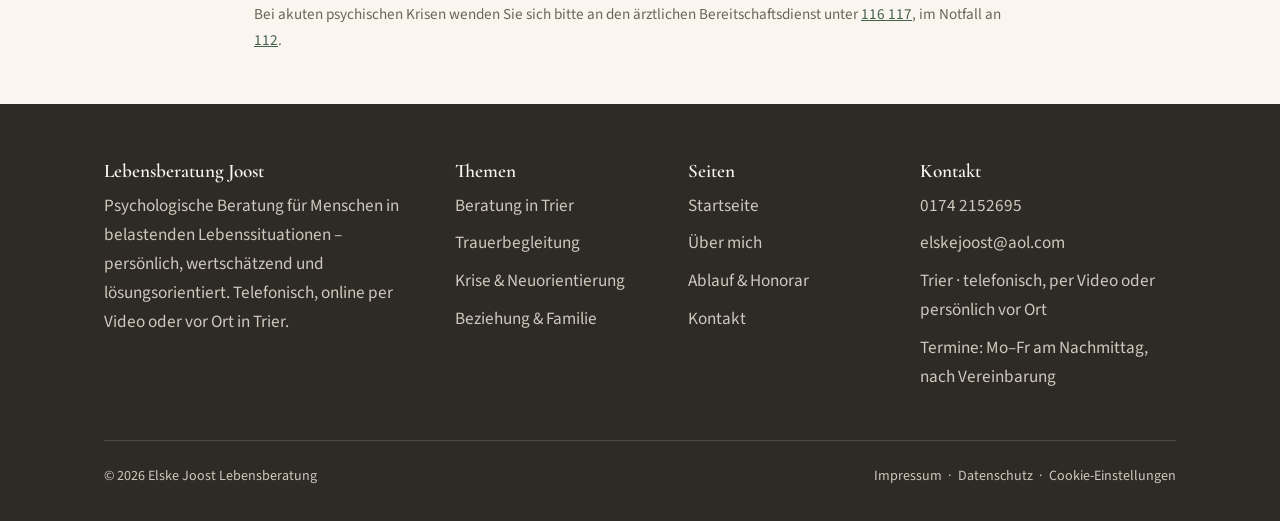
<file: trauerbegleitung/index.html>
<!DOCTYPE html>
<html lang="de">
<head>
  <meta charset="UTF-8">
  <meta name="viewport" content="width=device-width, initial-scale=1.0">
  <title>Trauerbegleitung in Trier &amp; online | Lebensberatung Joost</title>
  <meta name="description" content="Behutsame Begleitung bei Verlust, Abschied und Trauer – in Trier, telefonisch oder per Video. Erste Beratungsstunde kostenlos, Termine kurzfristig möglich.">
  <link rel="canonical" href="https://lebensberatung-joost.de/trauerbegleitung/">
  <meta property="og:type" content="website">
  <meta property="og:title" content="Trauerbegleitung in Trier &amp; online | Lebensberatung Joost">
  <meta property="og:description" content="Behutsame Begleitung bei Verlust, Abschied und Trauer – in Trier, telefonisch oder per Video. Erste Beratungsstunde kostenlos, Termine kurzfristig möglich.">
  <meta property="og:image" content="https://lebensberatung-joost.de/bilder/wieder-nach-vorne-schauen.jpg">
  <meta property="og:url" content="https://lebensberatung-joost.de/trauerbegleitung/">
  <meta property="og:locale" content="de_DE">
  <link rel="preconnect" href="https://fonts.googleapis.com">
  <link rel="preconnect" href="https://fonts.gstatic.com" crossorigin>
  <link href="https://fonts.googleapis.com/css2?family=Cormorant+Garamond:wght@500;600;700&family=Source+Sans+3:wght@400;600;700&display=swap" rel="stylesheet">
  <link rel="icon" type="image/svg+xml" href="../favicon.svg">
  <link rel="stylesheet" href="../stil.css">
  <script type="application/ld+json">
  {
    "@context": "https://schema.org",
    "@type": "BreadcrumbList",
    "itemListElement": [
      { "@type": "ListItem", "position": 1, "name": "Start", "item": "https://lebensberatung-joost.de/" },
      { "@type": "ListItem", "position": 2, "name": "Trauerbegleitung", "item": "https://lebensberatung-joost.de/trauerbegleitung/" }
    ]
  }
  </script>
  <script type="application/ld+json">
{
  "@context": "https://schema.org",
  "@type": "Service",
  "name": "Trauerbegleitung",
  "serviceType": "Psychologische Beratung",
  "description": "Behutsame Begleitung bei Verlust, Abschied und Trauer – telefonisch, per Video oder persönlich in Trier.",
  "url": "https://lebensberatung-joost.de/trauerbegleitung/",
  "provider": {
    "@type": "ProfessionalService",
    "name": "Lebensberatung Joost",
    "telephone": "+491742152695",
    "url": "https://lebensberatung-joost.de/"
  },
  "areaServed": [
    "Trier",
    "Rheinland-Pfalz",
    "Luxemburg",
    "Deutschland"
  ],
  "offers": {
    "@type": "Offer",
    "price": "60",
    "priceCurrency": "EUR",
    "description": "60 Minuten pro Gespräch, die erste Beratungsstunde ist kostenlos."
  }
}
  </script>
  <script type="application/ld+json">
{
  "@context": "https://schema.org",
  "@type": "FAQPage",
  "mainEntity": [
    {
      "@type": "Question",
      "name": "Wann ist Trauerbegleitung sinnvoll?",
      "acceptedAnswer": {
        "@type": "Answer",
        "text": "Wenn die Gedanken auch nach Monaten noch kreisen, das Umfeld nicht mehr zuhören kann oder Sie mit niemandem sprechen möchten, der selbst betroffen ist. Es gibt keinen falschen Zeitpunkt – auch Jahre nach einem Verlust nicht."
      }
    },
    {
      "@type": "Question",
      "name": "Ist Trauer eine Krankheit?",
      "acceptedAnswer": {
        "@type": "Answer",
        "text": "Nein. Trauer ist eine natürliche Reaktion auf einen Verlust und braucht keinen Befund. Wenn sie über lange Zeit das ganze Leben lähmt, kann zusätzlich ärztliche Hilfe sinnvoll sein – darauf weise ich offen hin."
      }
    },
    {
      "@type": "Question",
      "name": "Muss ich über alles sprechen?",
      "acceptedAnswer": {
        "@type": "Answer",
        "text": "Nein. Sie bestimmen, worüber wir sprechen und in welchem Tempo. Auch Schweigen hat Platz."
      }
    }
  ]
}
  </script>
</head>
<body>

<header class="kopf">
  <div class="kopf-innen">
    <a class="marke" href="../">
      <strong>LEBENSBERATUNG JOOST</strong>
      <span>Innere Balance und Ausgeglichenheit</span>
    </a>
    <button class="menue-knopf" aria-label="Menü öffnen" onclick="document.querySelector('.nav').classList.toggle('offen')">☰</button>
    <nav class="nav">
      <a href="../lebensberatung-trier/">Beratung in Trier</a>
      <a href="../ueber-mich/">Über mich</a>
      <a href="../ablauf-honorar/">Ablauf &amp; Honorar</a>
      <a class="knopf terra" href="../kontakt/">Kostenloses Erstgespräch</a>
    </nav>
  </div>
</header>

<section class="seitenkopf">
  <div class="container">
    <span class="vorspann" style="color:var(--terra-hell)">Trauerbegleitung</span>
    <h1>Begleitung bei Verlust, Abschied und Trauer</h1>
    <p>Wenn ein Mensch fehlt, verändert sich alles. Niemand muss diesen Weg allein gehen.</p>
  </div>
</section>

<div class="container">
  <ul class="fakten-leiste">
    <li>Erste Stunde kostenlos</li>
    <li>60 Minuten &ndash; 60&nbsp;&euro;</li>
    <li>Telefonisch, per Video oder in Trier</li>
    <li>Termine Mo&ndash;Fr nachmittags</li>
    <li>Absolut vertraulich</li>
  </ul>
</div>

<section class="abschnitt">
  <div class="container" style="max-width:820px">
    <h2>Trauer braucht Zeit und einen geschützten Ort</h2>
    <p>Nach dem Tod eines nahen Menschen, nach einer Trennung oder einem anderen schweren Abschied wirkt der Alltag oft leer. Das Umfeld erwartet irgendwann, dass es „wieder gehen muss" – aber Trauer hält sich nicht an Zeitpläne. In meinen Gesprächen darf sie da sein, so lange sie braucht.</p>
    <p style="margin-top:1em">Ich dränge nicht und bewerte nicht. Wir schauen gemeinsam darauf, was der Verlust für Sie bedeutet, was Ihnen Halt gibt und wie sich der Blick Schritt für Schritt wieder nach vorne richten kann – in Ihrem Tempo.</p>

    <figure style="margin:2em 0 0">
      <img src="../bilder/wieder-nach-vorne-schauen.jpg" alt="Frau blickt in den Sonnenaufgang – nach der Trauer wieder nach vorne schauen" width="1600" height="900" style="border-radius:14px; box-shadow:0 10px 30px rgba(46,42,37,.1)" loading="lazy">
    </figure>

    <h2 style="margin-top:1.6em">Wie ein Gespräch ablaufen kann</h2>
    <p>Ein Beispiel, aus vielen Beratungserfahrungen zusammengesetzt und ohne Bezug zu einer realen Person: Eine Frau verliert ihren Mann nach langer Krankheit. Die ersten Wochen funktioniert sie, regelt Papiere, tröstet die Kinder. Dann wird es still um sie, und genau das hält sie kaum aus. Im ersten Gespräch erzählt sie einfach – vom Anfang, von den letzten Monaten, von ihrer Wut und ihrer Erschöpfung. Niemand unterbricht sie. In den folgenden Gesprächen findet sie Worte für das, was sich nicht mit den Kindern besprechen lässt, und kleine Formen des Erinnerns, die ihr guttun. Nach einigen Wochen sagt sie, das Schwerste sei leichter geworden: das Alleinsein mit den Gedanken.</p>

    <h2 style="margin-top:1.6em">Was Ihnen die Begleitung geben kann</h2>
    <ul class="merkmale">
      <li>einen Ort, an dem Sie nicht stark sein müssen</li>
      <li>Zeit und Ruhe, ohne Erwartungen von außen</li>
      <li>Verständnis für Schuldgefühle, Wut und widersprüchliche Gefühle – sie gehören zur Trauer</li>
      <li>behutsame Schritte zurück in den eigenen Alltag</li>
    </ul>
  </div>
</section>

<section class="abschnitt" style="padding-top:0">
  <div class="container">
    <h2 style="text-align:center">Häufige Fragen zu diesem Thema</h2>
    <div class="faq">
      <details>
        <summary>Wann ist Trauerbegleitung sinnvoll?</summary>
        <p>Wenn die Gedanken auch nach Monaten noch kreisen, das Umfeld nicht mehr zuhören kann oder Sie mit niemandem sprechen möchten, der selbst betroffen ist. Es gibt keinen falschen Zeitpunkt – auch Jahre nach einem Verlust nicht.</p>
      </details>
      <details>
        <summary>Ist Trauer eine Krankheit?</summary>
        <p>Nein. Trauer ist eine natürliche Reaktion auf einen Verlust und braucht keinen Befund. Wenn sie über lange Zeit das ganze Leben lähmt, kann zusätzlich ärztliche Hilfe sinnvoll sein – darauf weise ich offen hin.</p>
      </details>
      <details>
        <summary>Muss ich über alles sprechen?</summary>
        <p>Nein. Sie bestimmen, worüber wir sprechen und in welchem Tempo. Auch Schweigen hat Platz.</p>
      </details>
    </div>
  </div>
</section>

<section style="padding:0 0 50px; background:var(--creme)">
  <div class="container" style="text-align:center; font-size:.98rem">
    Verwandte Themen: <a href="../krise-neuorientierung/">Krise &amp; Neuorientierung</a> &middot; <a href="../beziehung-familie/">Beziehung &amp; Familie</a>
  </div>
</section>

<section class="abschnitt beige">
  <div class="container" style="max-width:720px; text-align:center">
    <h2>Das erste Gespräch kostet nichts</h2>
    <p style="margin-bottom:28px">60 Minuten, in denen wir uns kennenlernen und Ihr Anliegen besprechen. Danach entscheiden Sie in Ruhe, ob die Beratung für Sie passt.</p>
    <a class="knopf terra" href="../kontakt/">Kostenloses Erstgespräch vereinbaren</a>
    <p style="margin-top:18px; font-size:.95rem">Oder rufen Sie mich an: <a href="tel:+491742152695"><strong>0174&nbsp;2152695</strong></a></p>
  </div>
</section>

<section class="abschnitt" style="padding:50px 0">
  <div class="container" style="max-width:820px">
    <p style="font-size:.95rem; color:var(--grau)">Psychologische Beratung ersetzt keine ärztliche, psychiatrische oder psychotherapeutische Diagnose oder Behandlung. Bei akuten psychischen Krisen wenden Sie sich bitte an den ärztlichen Bereitschaftsdienst unter <a href="tel:116117">116&nbsp;117</a>, im Notfall an <a href="tel:112">112</a>.</p>
  </div>
</section>

<footer class="fuss">
  <div class="container">
    <div class="fuss-gitter">
      <div>
        <h3>Lebensberatung Joost</h3>
        <p>Psychologische Beratung für Menschen in belastenden Lebenssituationen – persönlich, wertschätzend und lösungsorientiert. Telefonisch, online per Video oder vor Ort in Trier.</p>
      </div>
      <div>
        <h3>Themen</h3>
        <ul>
          <li><a href="../lebensberatung-trier/">Beratung in Trier</a></li>
          <li><a href="../trauerbegleitung/">Trauerbegleitung</a></li>
          <li><a href="../krise-neuorientierung/">Krise &amp; Neuorientierung</a></li>
          <li><a href="../beziehung-familie/">Beziehung &amp; Familie</a></li>
        </ul>
      </div>
      <div>
        <h3>Seiten</h3>
        <ul>
          <li><a href="../">Startseite</a></li>
          <li><a href="../ueber-mich/">Über mich</a></li>
          <li><a href="../ablauf-honorar/">Ablauf &amp; Honorar</a></li>
          <li><a href="../kontakt/">Kontakt</a></li>
        </ul>
      </div>
      <div>
        <h3>Kontakt</h3>
        <ul>
          <li><a href="tel:+491742152695">0174 2152695</a></li>
          <li><a href="mailto:elskejoost@aol.com">elskejoost@aol.com</a></li>
          <li>Trier &middot; telefonisch, per Video oder persönlich vor Ort</li>
          <li>Termine: Mo&ndash;Fr am Nachmittag, nach Vereinbarung</li>
        </ul>
      </div>
    </div>
    <div class="rechtliches">
      <span>© 2026 Elske Joost Lebensberatung</span>
      <span><a href="../impressum.html">Impressum</a> &nbsp;·&nbsp; <a href="../datenschutz.html">Datenschutz</a> &nbsp;·&nbsp; <a href="#" onclick="cookieEinstellungen();return false;">Cookie-Einstellungen</a></span>
    </div>
  </div>
</footer>

<script src="/einwilligung.js" defer></script>
</body>
</html>
</file>
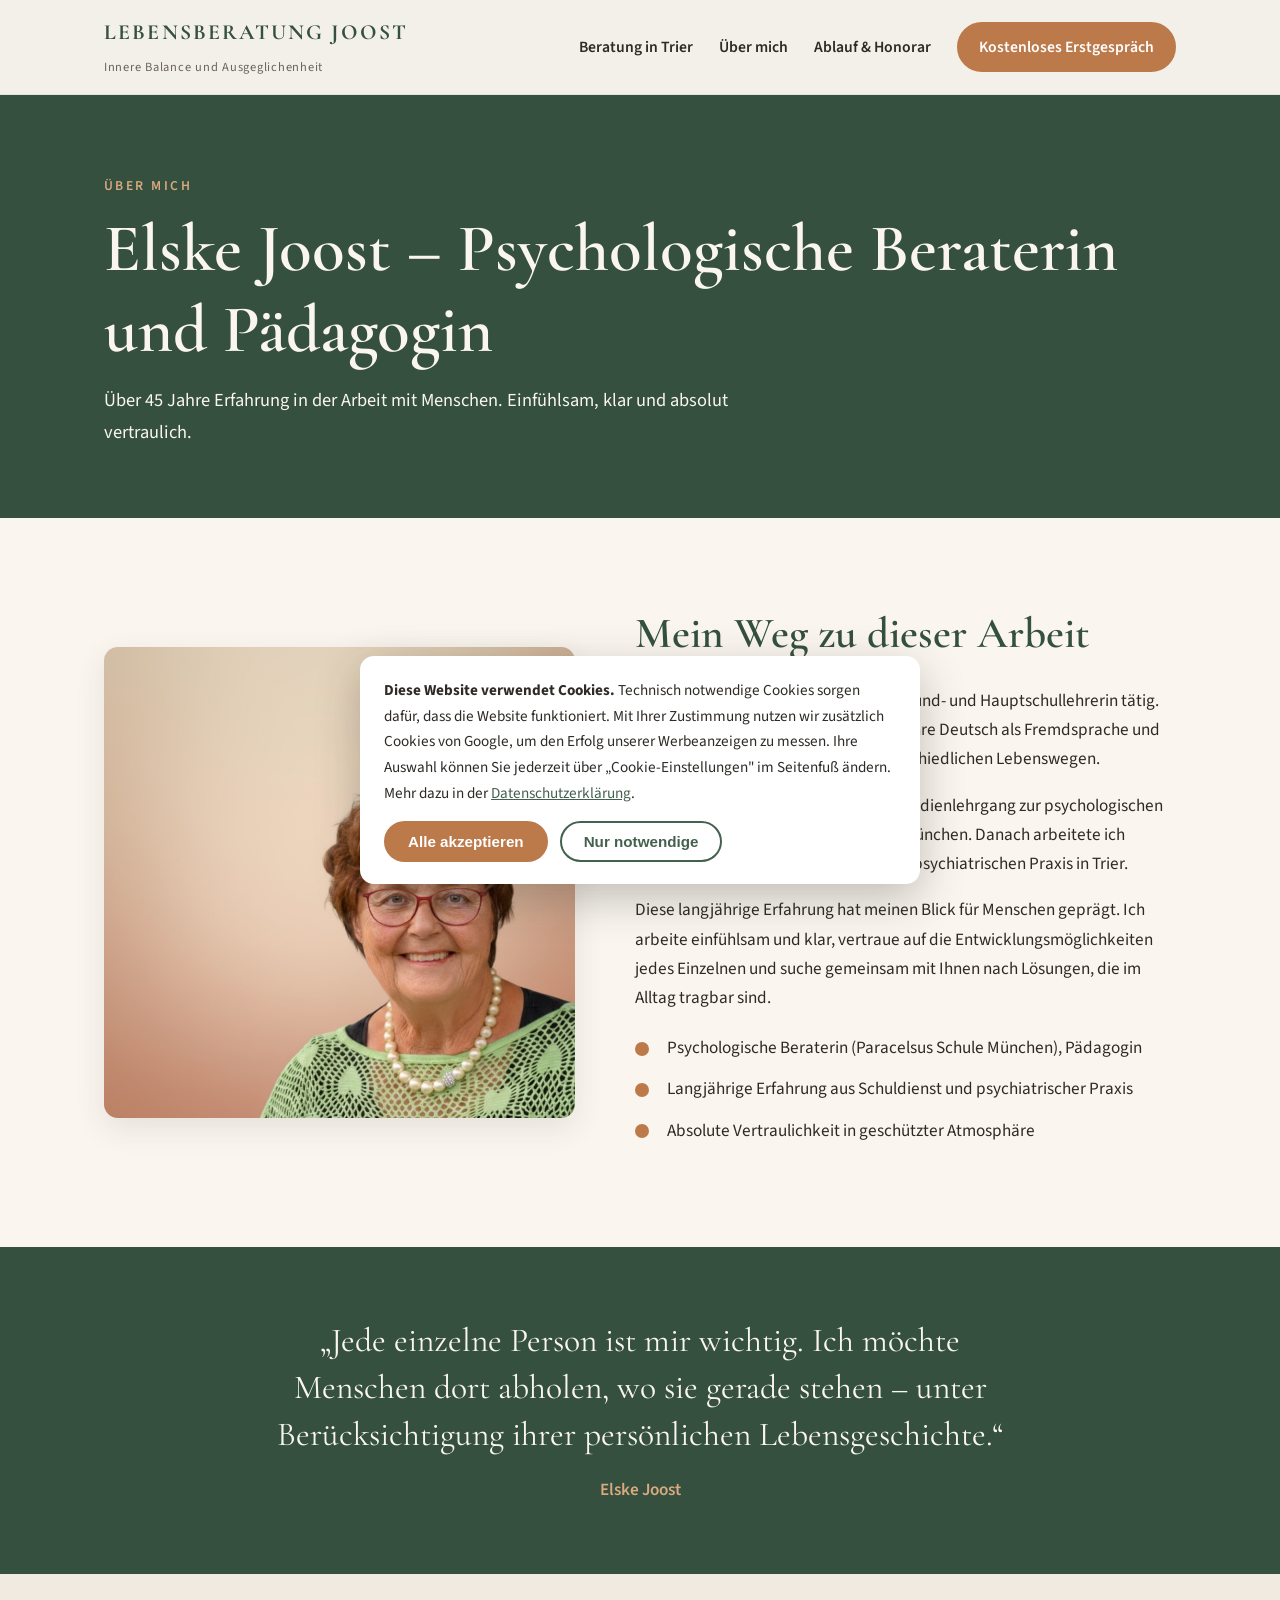
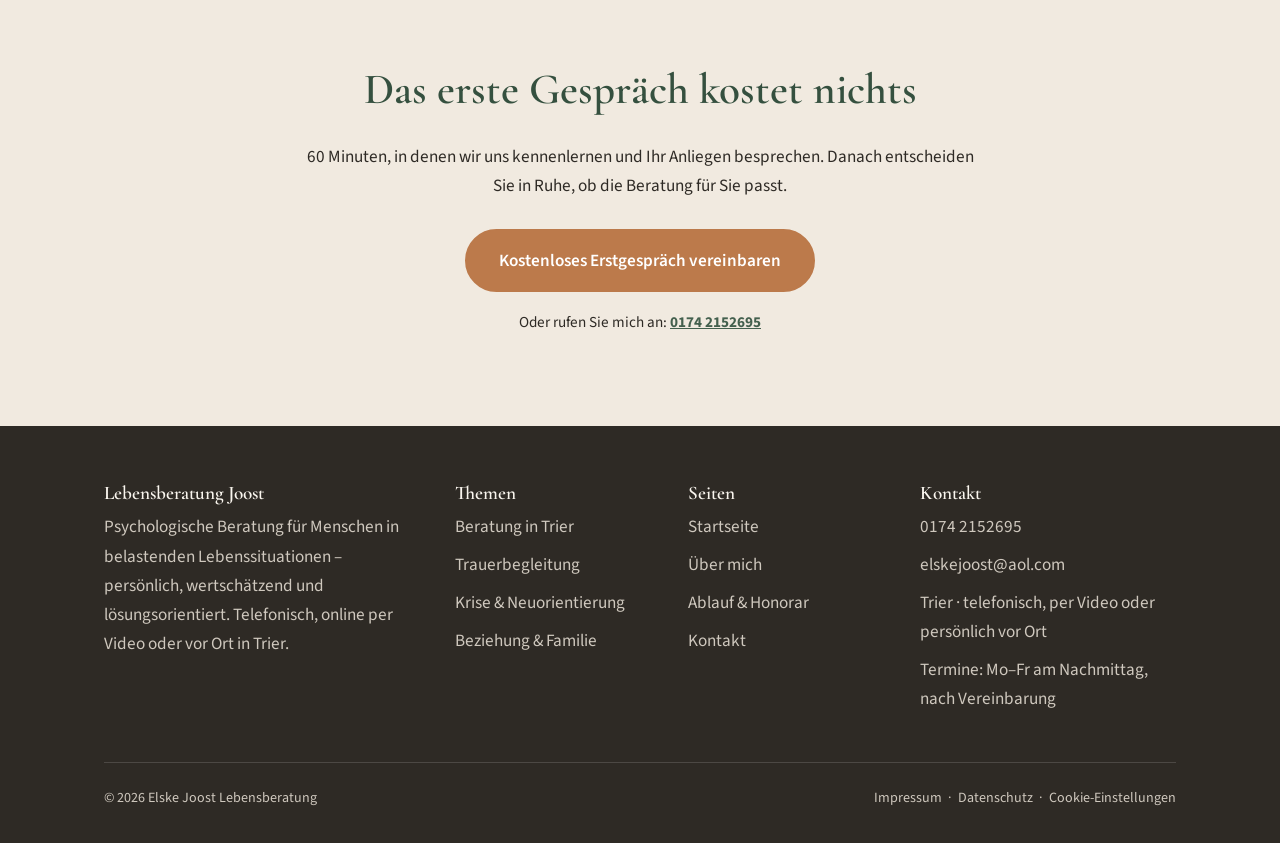
<file: ueber-mich/index.html>
<!DOCTYPE html>
<html lang="de">
<head>
  <meta charset="UTF-8">
  <meta name="viewport" content="width=device-width, initial-scale=1.0">
  <title>Über mich – Elske Joost | Lebensberatung Joost Trier</title>
  <meta name="description" content="Elske Joost: Psychologische Beraterin und Pädagogin in Trier mit über 45 Jahren Erfahrung in der Arbeit mit Menschen. Ausbildung an der Paracelsus Schule München.">
  <link rel="canonical" href="https://lebensberatung-joost.de/ueber-mich/">
  <meta property="og:type" content="website">
  <meta property="og:title" content="Über mich – Elske Joost | Lebensberatung Joost Trier">
  <meta property="og:description" content="Elske Joost: Psychologische Beraterin und Pädagogin in Trier mit über 45 Jahren Erfahrung in der Arbeit mit Menschen. Ausbildung an der Paracelsus Schule München.">
  <meta property="og:image" content="https://lebensberatung-joost.de/bilder/elske-joost-psychologische-beraterin-trier.jpg">
  <meta property="og:url" content="https://lebensberatung-joost.de/ueber-mich/">
  <meta property="og:locale" content="de_DE">
  <link rel="preconnect" href="https://fonts.googleapis.com">
  <link rel="preconnect" href="https://fonts.gstatic.com" crossorigin>
  <link href="https://fonts.googleapis.com/css2?family=Cormorant+Garamond:wght@500;600;700&family=Source+Sans+3:wght@400;600;700&display=swap" rel="stylesheet">
  <link rel="icon" type="image/svg+xml" href="../favicon.svg">
  <link rel="stylesheet" href="../stil.css">
  <script type="application/ld+json">
  {
    "@context": "https://schema.org",
    "@type": "BreadcrumbList",
    "itemListElement": [
      { "@type": "ListItem", "position": 1, "name": "Start", "item": "https://lebensberatung-joost.de/" },
      { "@type": "ListItem", "position": 2, "name": "Über mich", "item": "https://lebensberatung-joost.de/ueber-mich/" }
    ]
  }
  </script>
  <script type="application/ld+json">
  {
    "@context": "https://schema.org",
    "@type": "Person",
    "name": "Elske Joost",
    "jobTitle": "Psychologische Beraterin, Pädagogin",
    "image": "https://lebensberatung-joost.de/bilder/elske-joost-psychologische-beraterin-trier.jpg",
    "telephone": "+491742152695",
    "email": "elskejoost@aol.com",
    "worksFor": { "@type": "ProfessionalService", "name": "Lebensberatung Joost", "url": "https://lebensberatung-joost.de/" },
    "address": { "@type": "PostalAddress", "addressLocality": "Trier", "addressRegion": "Rheinland-Pfalz", "addressCountry": "DE" }
  }
  </script>
</head>
<body>

<header class="kopf">
  <div class="kopf-innen">
    <a class="marke" href="../">
      <strong>LEBENSBERATUNG JOOST</strong>
      <span>Innere Balance und Ausgeglichenheit</span>
    </a>
    <button class="menue-knopf" aria-label="Menü öffnen" onclick="document.querySelector('.nav').classList.toggle('offen')">☰</button>
    <nav class="nav">
      <a href="../lebensberatung-trier/">Beratung in Trier</a>
      <a href="../ueber-mich/">Über mich</a>
      <a href="../ablauf-honorar/">Ablauf &amp; Honorar</a>
      <a class="knopf terra" href="../kontakt/">Kostenloses Erstgespräch</a>
    </nav>
  </div>
</header>

<section class="seitenkopf">
  <div class="container">
    <span class="vorspann" style="color:var(--terra-hell)">Über mich</span>
    <h1>Elske Joost – Psychologische Beraterin und Pädagogin</h1>
    <p>Über 45 Jahre Erfahrung in der Arbeit mit Menschen. Einfühlsam, klar und absolut vertraulich.</p>
  </div>
</section>

<section class="abschnitt">
  <div class="container zweispaltig">
    <div class="bildrahmen">
      <img src="../bilder/elske-joost-psychologische-beraterin-trier.jpg" alt="Elske Joost, psychologische Beraterin in Trier" width="900" height="900">
    </div>
    <div>
      <h2>Mein Weg zu dieser Arbeit</h2>
      <p>Ich war rund 45 Jahre mit Freude als Grund- und Hauptschullehrerin tätig. Anschließend unterrichtete ich viele Jahre Deutsch als Fremdsprache und begleitete Erwachsene mit sehr unterschiedlichen Lebenswegen.</p>
      <p>Ergänzend absolvierte ich einen Fernstudienlehrgang zur psychologischen Beraterin an der Paracelsus Schule in München. Danach arbeitete ich mehrere Jahre nebenberuflich in einer psychiatrischen Praxis in Trier.</p>
      <p>Diese langjährige Erfahrung hat meinen Blick für Menschen geprägt. Ich arbeite einfühlsam und klar, vertraue auf die Entwicklungsmöglichkeiten jedes Einzelnen und suche gemeinsam mit Ihnen nach Lösungen, die im Alltag tragbar sind.</p>
      <ul class="merkmale">
        <li>Psychologische Beraterin (Paracelsus Schule München), Pädagogin</li>
        <li>Langjährige Erfahrung aus Schuldienst und psychiatrischer Praxis</li>
        <li>Absolute Vertraulichkeit in geschützter Atmosphäre</li>
      </ul>
    </div>
  </div>
</section>

<section class="abschnitt dunkel" style="padding:70px 0">
  <div class="container" style="text-align:center; max-width:820px">
    <p style="font-family:'Cormorant Garamond', Georgia, serif; font-size:clamp(1.5rem,3vw,2.1rem); line-height:1.4">&bdquo;Jede einzelne Person ist mir wichtig. Ich möchte Menschen dort abholen, wo sie gerade stehen – unter Berücksichtigung ihrer persönlichen Lebensgeschichte.&ldquo;</p>
    <p style="margin-top:1em; color:var(--terra-hell); font-weight:600">Elske Joost</p>
  </div>
</section>

<section class="abschnitt beige">
  <div class="container" style="max-width:720px; text-align:center">
    <h2>Das erste Gespräch kostet nichts</h2>
    <p style="margin-bottom:28px">60 Minuten, in denen wir uns kennenlernen und Ihr Anliegen besprechen. Danach entscheiden Sie in Ruhe, ob die Beratung für Sie passt.</p>
    <a class="knopf terra" href="../kontakt/">Kostenloses Erstgespräch vereinbaren</a>
    <p style="margin-top:18px; font-size:.95rem">Oder rufen Sie mich an: <a href="tel:+491742152695"><strong>0174&nbsp;2152695</strong></a></p>
  </div>
</section>

<footer class="fuss">
  <div class="container">
    <div class="fuss-gitter">
      <div>
        <h3>Lebensberatung Joost</h3>
        <p>Psychologische Beratung für Menschen in belastenden Lebenssituationen – persönlich, wertschätzend und lösungsorientiert. Telefonisch, online per Video oder vor Ort in Trier.</p>
      </div>
      <div>
        <h3>Themen</h3>
        <ul>
          <li><a href="../lebensberatung-trier/">Beratung in Trier</a></li>
          <li><a href="../trauerbegleitung/">Trauerbegleitung</a></li>
          <li><a href="../krise-neuorientierung/">Krise &amp; Neuorientierung</a></li>
          <li><a href="../beziehung-familie/">Beziehung &amp; Familie</a></li>
        </ul>
      </div>
      <div>
        <h3>Seiten</h3>
        <ul>
          <li><a href="../">Startseite</a></li>
          <li><a href="../ueber-mich/">Über mich</a></li>
          <li><a href="../ablauf-honorar/">Ablauf &amp; Honorar</a></li>
          <li><a href="../kontakt/">Kontakt</a></li>
        </ul>
      </div>
      <div>
        <h3>Kontakt</h3>
        <ul>
          <li><a href="tel:+491742152695">0174 2152695</a></li>
          <li><a href="mailto:elskejoost@aol.com">elskejoost@aol.com</a></li>
          <li>Trier &middot; telefonisch, per Video oder persönlich vor Ort</li>
          <li>Termine: Mo&ndash;Fr am Nachmittag, nach Vereinbarung</li>
        </ul>
      </div>
    </div>
    <div class="rechtliches">
      <span>© 2026 Elske Joost Lebensberatung</span>
      <span><a href="../impressum.html">Impressum</a> &nbsp;·&nbsp; <a href="../datenschutz.html">Datenschutz</a> &nbsp;·&nbsp; <a href="#" onclick="cookieEinstellungen();return false;">Cookie-Einstellungen</a></span>
    </div>
  </div>
</footer>

<script src="/einwilligung.js" defer></script>
</body>
</html>
</file>
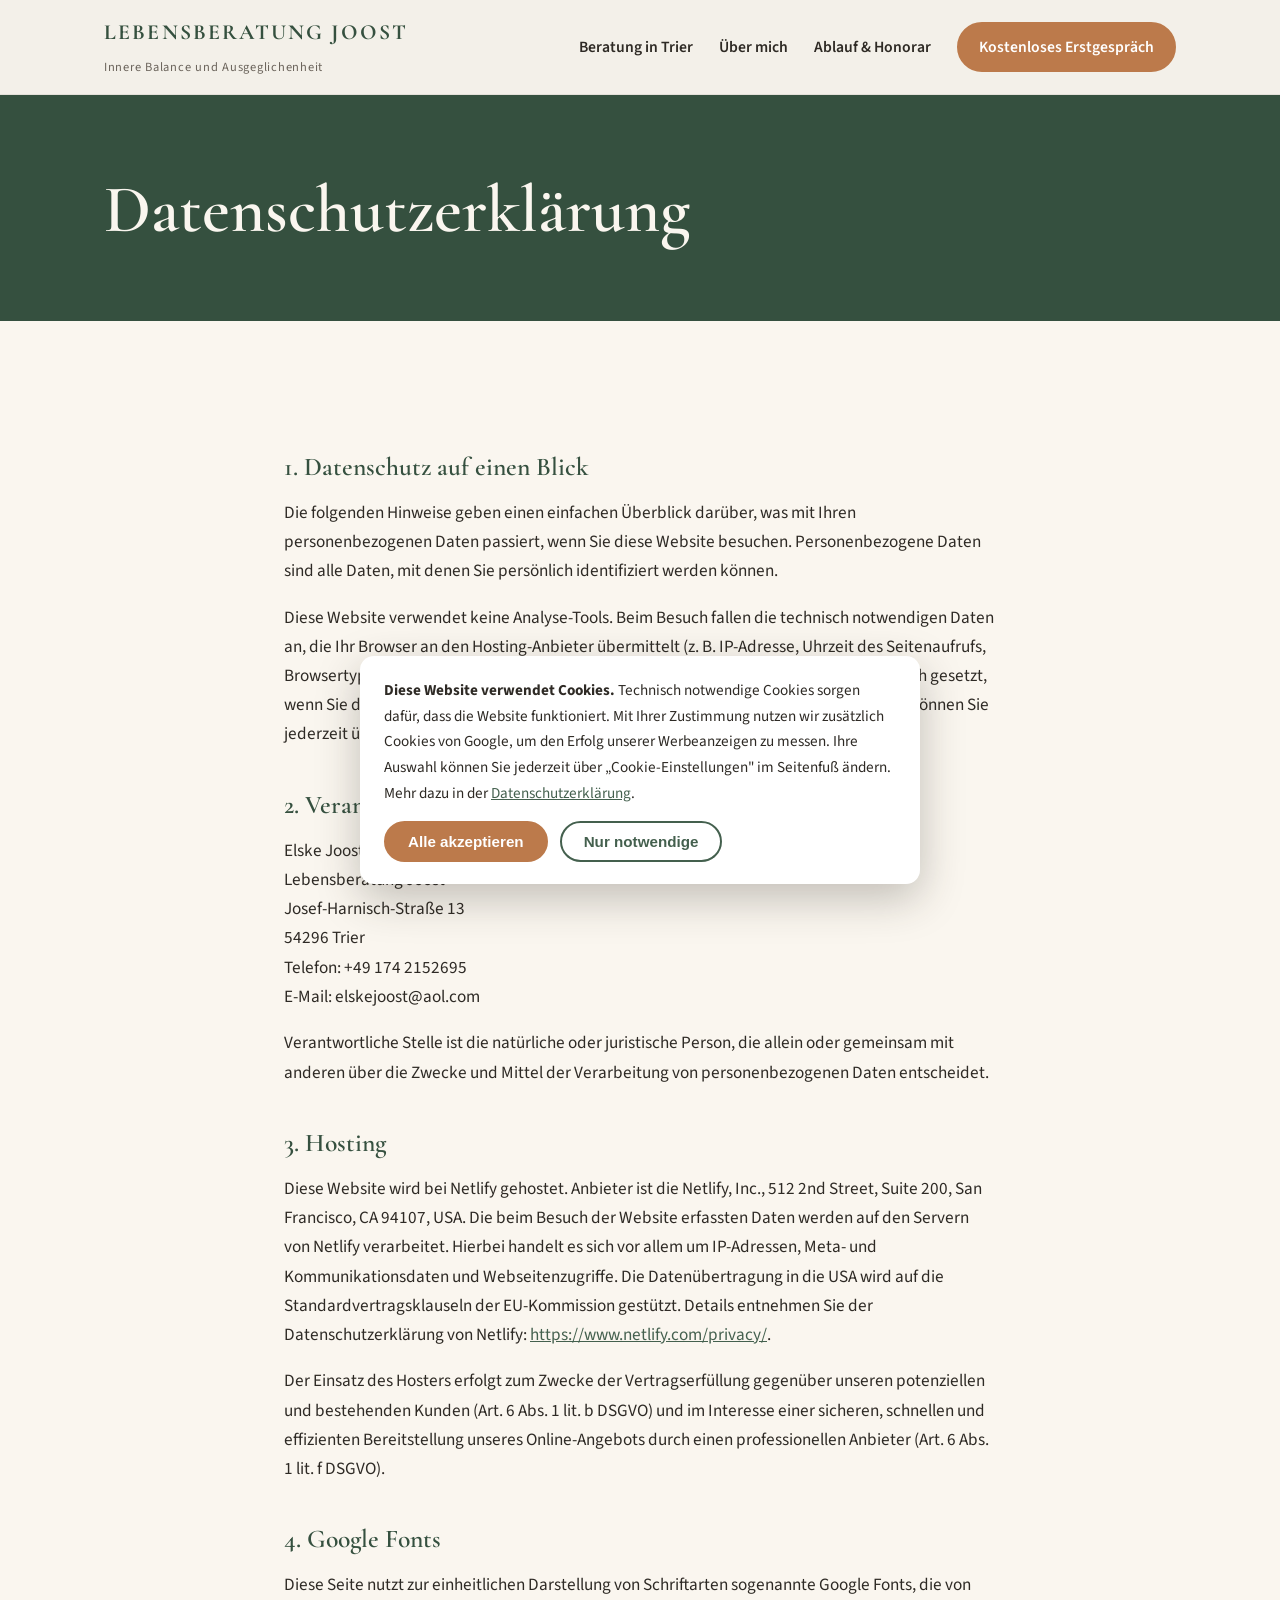
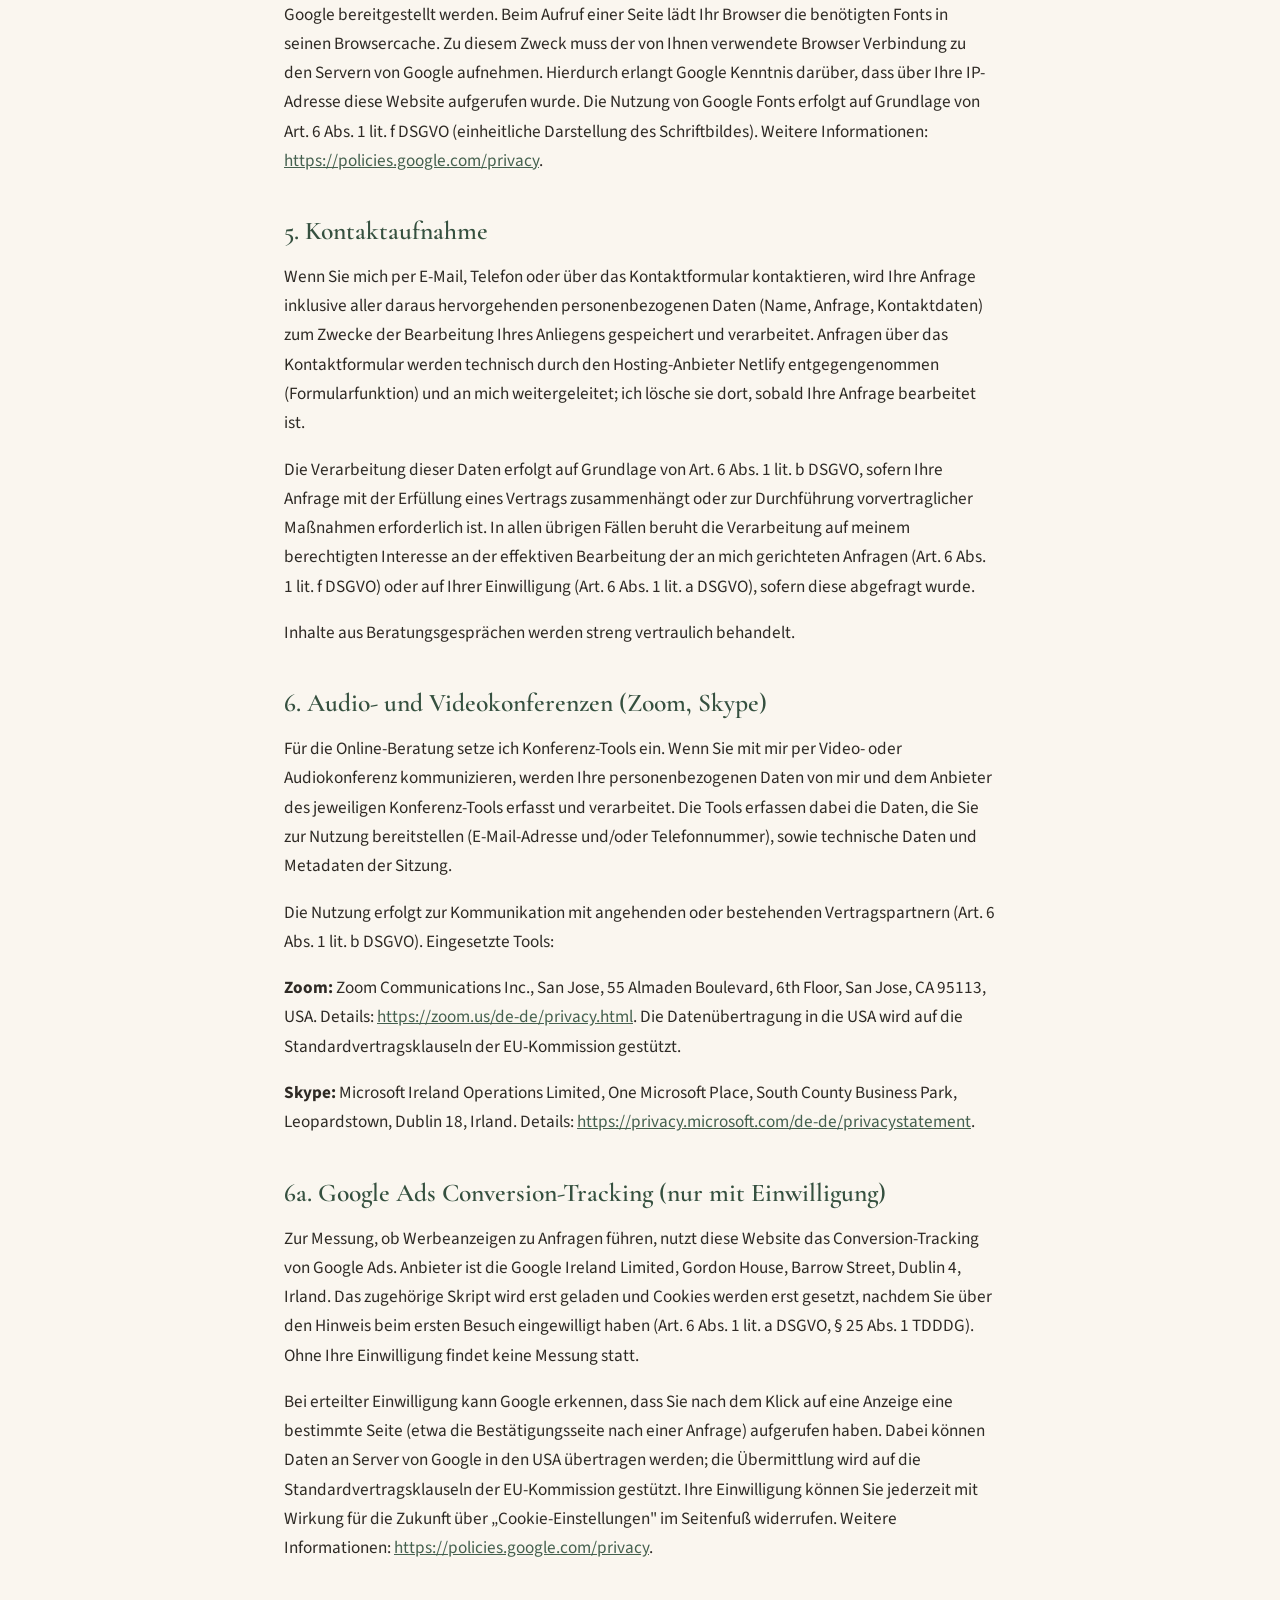
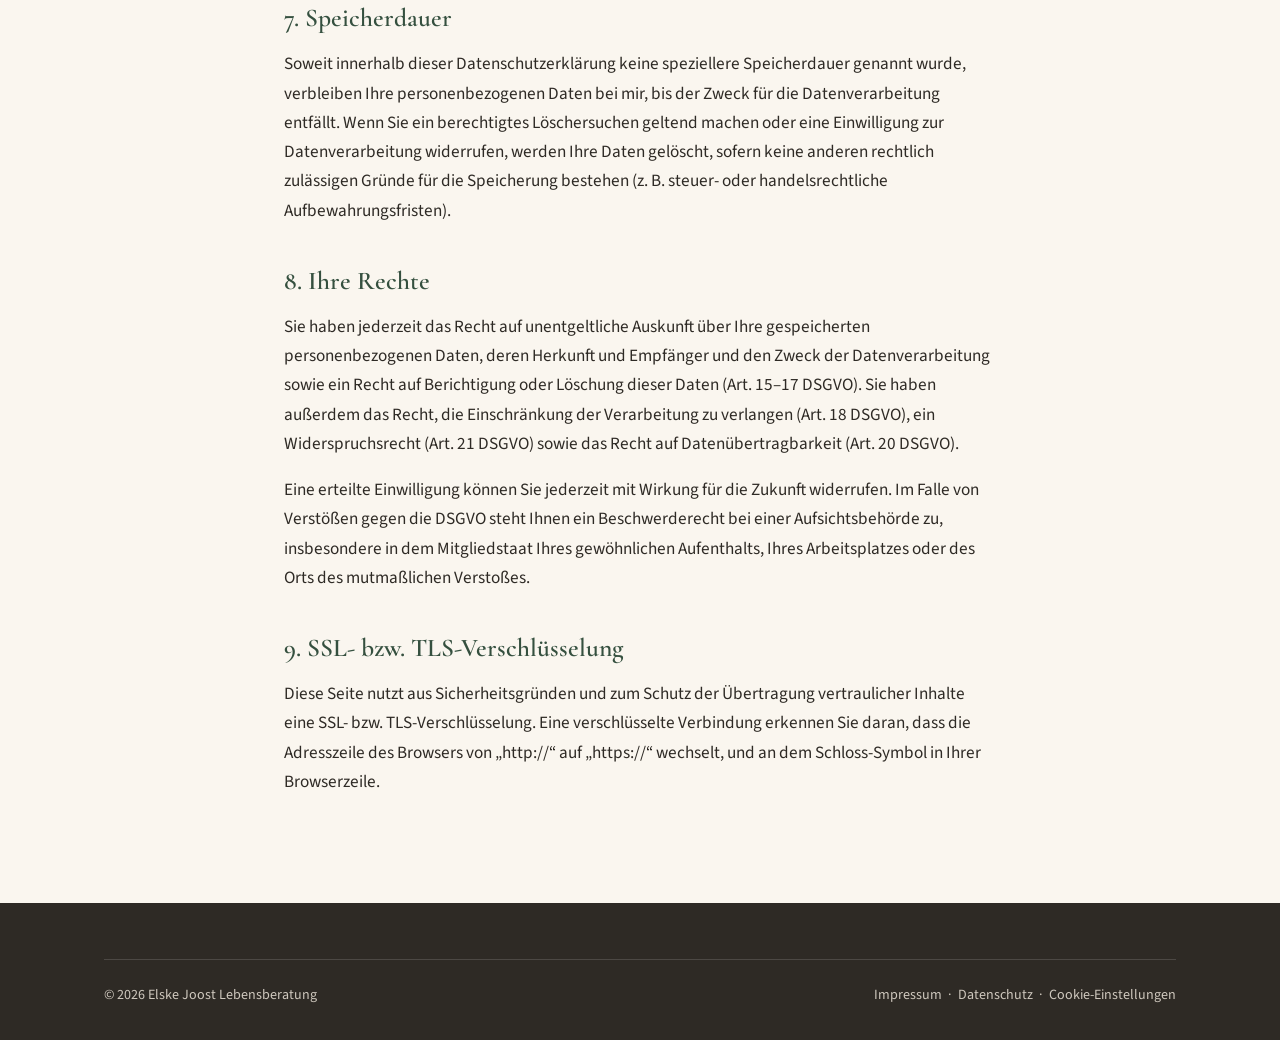
<file: datenschutz.html>
<!DOCTYPE html>
<html lang="de">
<head>
  <meta charset="UTF-8">
  <meta name="viewport" content="width=device-width, initial-scale=1.0">
  <title>Datenschutzerklärung | Lebensberatung Joost</title>
  <meta name="description" content="Datenschutzerklärung der Lebensberatung Joost, Elske Joost, Trier.">
  <meta name="robots" content="noindex, follow">
  <link rel="canonical" href="https://lebensberatung-joost.de/datenschutz.html">
  <link rel="preconnect" href="https://fonts.googleapis.com">
  <link rel="preconnect" href="https://fonts.gstatic.com" crossorigin>
  <link href="https://fonts.googleapis.com/css2?family=Cormorant+Garamond:wght@500;600;700&family=Source+Sans+3:wght@400;600;700&display=swap" rel="stylesheet">
  <link rel="icon" type="image/svg+xml" href="favicon.svg">
  <link rel="stylesheet" href="stil.css">
</head>
<body>

<header class="kopf">
  <div class="kopf-innen">
    <a class="marke" href="index.html">
      <strong>LEBENSBERATUNG JOOST</strong>
      <span>Innere Balance und Ausgeglichenheit</span>
    </a>
    <button class="menue-knopf" aria-label="Menü öffnen" onclick="document.querySelector('.nav').classList.toggle('offen')">☰</button>
    <nav class="nav">
      <a href="lebensberatung-trier/">Beratung in Trier</a>
      <a href="ueber-mich/">Über mich</a>
      <a href="ablauf-honorar/">Ablauf &amp; Honorar</a>
      <a class="knopf terra" href="kontakt/">Kostenloses Erstgespräch</a>
    </nav>
  </div>
</header>

<section class="seitenkopf">
  <div class="container">
    <h1>Datenschutzerklärung</h1>
  </div>
</section>

<section class="abschnitt">
  <div class="container rechtstext" style="max-width:760px">

    <h2>1. Datenschutz auf einen Blick</h2>
    <p>Die folgenden Hinweise geben einen einfachen Überblick darüber, was mit Ihren personenbezogenen Daten passiert, wenn Sie diese Website besuchen. Personenbezogene Daten sind alle Daten, mit denen Sie persönlich identifiziert werden können.</p>
    <p>Diese Website verwendet keine Analyse-Tools. Beim Besuch fallen die technisch notwendigen Daten an, die Ihr Browser an den Hosting-Anbieter übermittelt (z.&nbsp;B. IP-Adresse, Uhrzeit des Seitenaufrufs, Browsertyp). Cookies zur Messung von Werbeanzeigen (Google Ads) werden ausschließlich gesetzt, wenn Sie dem über den Hinweis beim ersten Besuch ausdrücklich zustimmen. Ihre Wahl können Sie jederzeit über den Link „Cookie-Einstellungen" im Seitenfuß ändern.</p>

    <h2>2. Verantwortliche Stelle</h2>
    <p>
      Elske Joost<br>
      Lebensberatung Joost<br>
      Josef-Harnisch-Straße 13<br>
      54296 Trier<br>
      Telefon: +49 174 2152695<br>
      E-Mail: elskejoost@aol.com
    </p>
    <p>Verantwortliche Stelle ist die natürliche oder juristische Person, die allein oder gemeinsam mit anderen über die Zwecke und Mittel der Verarbeitung von personenbezogenen Daten entscheidet.</p>

    <h2>3. Hosting</h2>
    <p>Diese Website wird bei Netlify gehostet. Anbieter ist die Netlify, Inc., 512 2nd Street, Suite 200, San Francisco, CA 94107, USA. Die beim Besuch der Website erfassten Daten werden auf den Servern von Netlify verarbeitet. Hierbei handelt es sich vor allem um IP-Adressen, Meta- und Kommunikationsdaten und Webseitenzugriffe. Die Datenübertragung in die USA wird auf die Standardvertragsklauseln der EU-Kommission gestützt. Details entnehmen Sie der Datenschutzerklärung von Netlify: <a href="https://www.netlify.com/privacy/" rel="noopener" target="_blank">https://www.netlify.com/privacy/</a>.</p>
    <p>Der Einsatz des Hosters erfolgt zum Zwecke der Vertragserfüllung gegenüber unseren potenziellen und bestehenden Kunden (Art. 6 Abs. 1 lit. b DSGVO) und im Interesse einer sicheren, schnellen und effizienten Bereitstellung unseres Online-Angebots durch einen professionellen Anbieter (Art. 6 Abs. 1 lit. f DSGVO).</p>

    <h2>4. Google Fonts</h2>
    <p>Diese Seite nutzt zur einheitlichen Darstellung von Schriftarten sogenannte Google Fonts, die von Google bereitgestellt werden. Beim Aufruf einer Seite lädt Ihr Browser die benötigten Fonts in seinen Browsercache. Zu diesem Zweck muss der von Ihnen verwendete Browser Verbindung zu den Servern von Google aufnehmen. Hierdurch erlangt Google Kenntnis darüber, dass über Ihre IP-Adresse diese Website aufgerufen wurde. Die Nutzung von Google Fonts erfolgt auf Grundlage von Art. 6 Abs. 1 lit. f DSGVO (einheitliche Darstellung des Schriftbildes). Weitere Informationen: <a href="https://policies.google.com/privacy?hl=de" rel="noopener" target="_blank">https://policies.google.com/privacy</a>.</p>

    <h2>5. Kontaktaufnahme</h2>
    <p>Wenn Sie mich per E-Mail, Telefon oder über das Kontaktformular kontaktieren, wird Ihre Anfrage inklusive aller daraus hervorgehenden personenbezogenen Daten (Name, Anfrage, Kontaktdaten) zum Zwecke der Bearbeitung Ihres Anliegens gespeichert und verarbeitet. Anfragen über das Kontaktformular werden technisch durch den Hosting-Anbieter Netlify entgegengenommen (Formularfunktion) und an mich weitergeleitet; ich lösche sie dort, sobald Ihre Anfrage bearbeitet ist.</p>
    <p>Die Verarbeitung dieser Daten erfolgt auf Grundlage von Art. 6 Abs. 1 lit. b DSGVO, sofern Ihre Anfrage mit der Erfüllung eines Vertrags zusammenhängt oder zur Durchführung vorvertraglicher Maßnahmen erforderlich ist. In allen übrigen Fällen beruht die Verarbeitung auf meinem berechtigten Interesse an der effektiven Bearbeitung der an mich gerichteten Anfragen (Art. 6 Abs. 1 lit. f DSGVO) oder auf Ihrer Einwilligung (Art. 6 Abs. 1 lit. a DSGVO), sofern diese abgefragt wurde.</p>
    <p>Inhalte aus Beratungsgesprächen werden streng vertraulich behandelt.</p>

    <h2>6. Audio- und Videokonferenzen (Zoom, Skype)</h2>
    <p>Für die Online-Beratung setze ich Konferenz-Tools ein. Wenn Sie mit mir per Video- oder Audiokonferenz kommunizieren, werden Ihre personenbezogenen Daten von mir und dem Anbieter des jeweiligen Konferenz-Tools erfasst und verarbeitet. Die Tools erfassen dabei die Daten, die Sie zur Nutzung bereitstellen (E-Mail-Adresse und/oder Telefonnummer), sowie technische Daten und Metadaten der Sitzung.</p>
    <p>Die Nutzung erfolgt zur Kommunikation mit angehenden oder bestehenden Vertragspartnern (Art. 6 Abs. 1 lit. b DSGVO). Eingesetzte Tools:</p>
    <p><strong>Zoom:</strong> Zoom Communications Inc., San Jose, 55 Almaden Boulevard, 6th Floor, San Jose, CA 95113, USA. Details: <a href="https://zoom.us/de-de/privacy.html" rel="noopener" target="_blank">https://zoom.us/de-de/privacy.html</a>. Die Datenübertragung in die USA wird auf die Standardvertragsklauseln der EU-Kommission gestützt.</p>
    <p><strong>Skype:</strong> Microsoft Ireland Operations Limited, One Microsoft Place, South County Business Park, Leopardstown, Dublin 18, Irland. Details: <a href="https://privacy.microsoft.com/de-de/privacystatement" rel="noopener" target="_blank">https://privacy.microsoft.com/de-de/privacystatement</a>.</p>

    <h2>6a. Google Ads Conversion-Tracking (nur mit Einwilligung)</h2>
    <p>Zur Messung, ob Werbeanzeigen zu Anfragen führen, nutzt diese Website das Conversion-Tracking von Google Ads. Anbieter ist die Google Ireland Limited, Gordon House, Barrow Street, Dublin 4, Irland. Das zugehörige Skript wird erst geladen und Cookies werden erst gesetzt, nachdem Sie über den Hinweis beim ersten Besuch eingewilligt haben (Art. 6 Abs. 1 lit. a DSGVO, § 25 Abs. 1 TDDDG). Ohne Ihre Einwilligung findet keine Messung statt.</p>
    <p>Bei erteilter Einwilligung kann Google erkennen, dass Sie nach dem Klick auf eine Anzeige eine bestimmte Seite (etwa die Bestätigungsseite nach einer Anfrage) aufgerufen haben. Dabei können Daten an Server von Google in den USA übertragen werden; die Übermittlung wird auf die Standardvertragsklauseln der EU-Kommission gestützt. Ihre Einwilligung können Sie jederzeit mit Wirkung für die Zukunft über „Cookie-Einstellungen" im Seitenfuß widerrufen. Weitere Informationen: <a href="https://policies.google.com/privacy?hl=de" rel="noopener" target="_blank">https://policies.google.com/privacy</a>.</p>

    <h2>7. Speicherdauer</h2>
    <p>Soweit innerhalb dieser Datenschutzerklärung keine speziellere Speicherdauer genannt wurde, verbleiben Ihre personenbezogenen Daten bei mir, bis der Zweck für die Datenverarbeitung entfällt. Wenn Sie ein berechtigtes Löschersuchen geltend machen oder eine Einwilligung zur Datenverarbeitung widerrufen, werden Ihre Daten gelöscht, sofern keine anderen rechtlich zulässigen Gründe für die Speicherung bestehen (z.&nbsp;B. steuer- oder handelsrechtliche Aufbewahrungsfristen).</p>

    <h2>8. Ihre Rechte</h2>
    <p>Sie haben jederzeit das Recht auf unentgeltliche Auskunft über Ihre gespeicherten personenbezogenen Daten, deren Herkunft und Empfänger und den Zweck der Datenverarbeitung sowie ein Recht auf Berichtigung oder Löschung dieser Daten (Art. 15–17 DSGVO). Sie haben außerdem das Recht, die Einschränkung der Verarbeitung zu verlangen (Art. 18 DSGVO), ein Widerspruchsrecht (Art. 21 DSGVO) sowie das Recht auf Datenübertragbarkeit (Art. 20 DSGVO).</p>
    <p>Eine erteilte Einwilligung können Sie jederzeit mit Wirkung für die Zukunft widerrufen. Im Falle von Verstößen gegen die DSGVO steht Ihnen ein Beschwerderecht bei einer Aufsichtsbehörde zu, insbesondere in dem Mitgliedstaat Ihres gewöhnlichen Aufenthalts, Ihres Arbeitsplatzes oder des Orts des mutmaßlichen Verstoßes.</p>

    <h2>9. SSL- bzw. TLS-Verschlüsselung</h2>
    <p>Diese Seite nutzt aus Sicherheitsgründen und zum Schutz der Übertragung vertraulicher Inhalte eine SSL- bzw. TLS-Verschlüsselung. Eine verschlüsselte Verbindung erkennen Sie daran, dass die Adresszeile des Browsers von „http://“ auf „https://“ wechselt, und an dem Schloss-Symbol in Ihrer Browserzeile.</p>

  </div>
</section>

<footer class="fuss">
  <div class="container">
    <div class="rechtliches">
      <span>© 2026 Elske Joost Lebensberatung</span>
      <span><a href="impressum.html">Impressum</a> &nbsp;·&nbsp; <a href="datenschutz.html">Datenschutz</a> &nbsp;·&nbsp; <a href="#" onclick="cookieEinstellungen();return false;">Cookie-Einstellungen</a></span>
    </div>
  </div>
</footer>

<script src="/einwilligung.js" defer></script>
</body>
</html>
</file>
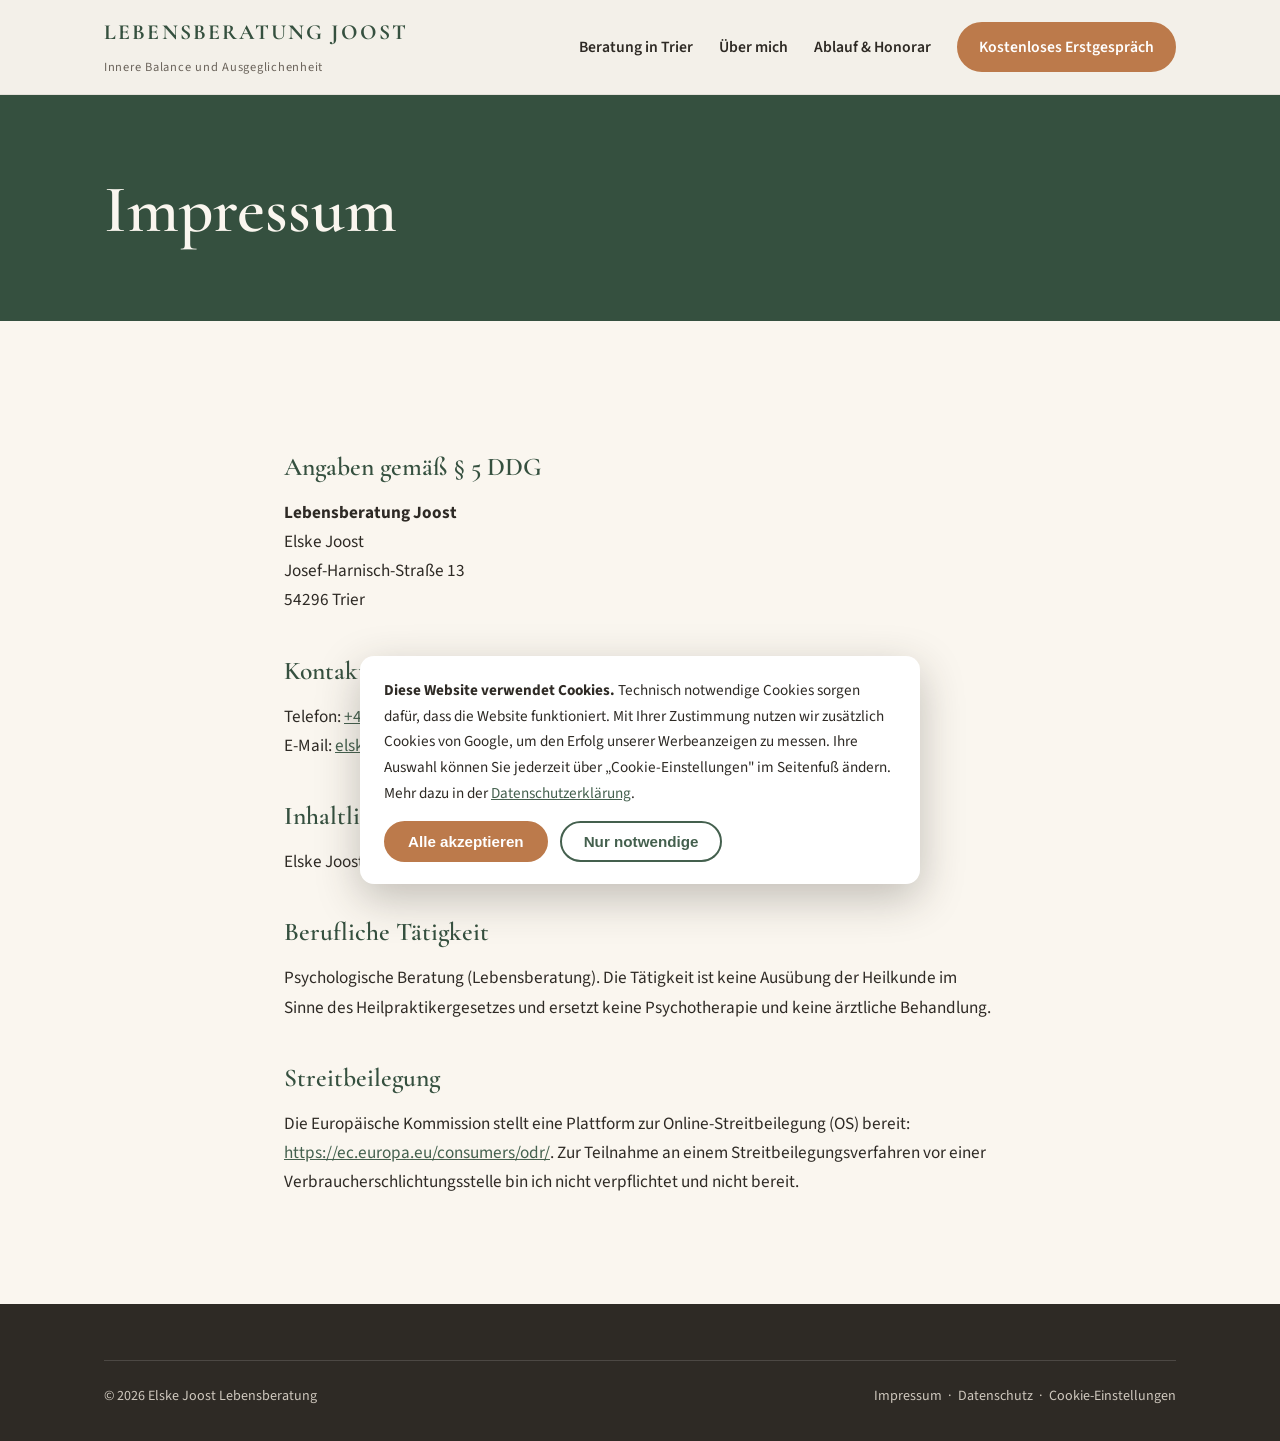
<file: impressum.html>
<!DOCTYPE html>
<html lang="de">
<head>
  <meta charset="UTF-8">
  <meta name="viewport" content="width=device-width, initial-scale=1.0">
  <title>Impressum | Lebensberatung Joost</title>
  <meta name="description" content="Impressum der Lebensberatung Joost, Elske Joost, Trier.">
  <meta name="robots" content="noindex, follow">
  <link rel="canonical" href="https://lebensberatung-joost.de/impressum.html">
  <link rel="preconnect" href="https://fonts.googleapis.com">
  <link rel="preconnect" href="https://fonts.gstatic.com" crossorigin>
  <link href="https://fonts.googleapis.com/css2?family=Cormorant+Garamond:wght@500;600;700&family=Source+Sans+3:wght@400;600;700&display=swap" rel="stylesheet">
  <link rel="icon" type="image/svg+xml" href="favicon.svg">
  <link rel="stylesheet" href="stil.css">
</head>
<body>

<header class="kopf">
  <div class="kopf-innen">
    <a class="marke" href="index.html">
      <strong>LEBENSBERATUNG JOOST</strong>
      <span>Innere Balance und Ausgeglichenheit</span>
    </a>
    <button class="menue-knopf" aria-label="Menü öffnen" onclick="document.querySelector('.nav').classList.toggle('offen')">☰</button>
    <nav class="nav">
      <a href="lebensberatung-trier/">Beratung in Trier</a>
      <a href="ueber-mich/">Über mich</a>
      <a href="ablauf-honorar/">Ablauf &amp; Honorar</a>
      <a class="knopf terra" href="kontakt/">Kostenloses Erstgespräch</a>
    </nav>
  </div>
</header>

<section class="seitenkopf">
  <div class="container">
    <h1>Impressum</h1>
  </div>
</section>

<section class="abschnitt">
  <div class="container rechtstext" style="max-width:760px">
    <h2>Angaben gemäß § 5 DDG</h2>
    <p>
      <strong>Lebensberatung Joost</strong><br>
      Elske Joost<br>
      Josef-Harnisch-Straße 13<br>
      54296 Trier
    </p>
    <h2>Kontakt</h2>
    <p>
      Telefon: <a href="tel:+491742152695">+49 174 2152695</a><br>
      E-Mail: <a href="mailto:elskejoost@aol.com">elskejoost@aol.com</a>
    </p>
    <h2>Inhaltlich verantwortlich</h2>
    <p>Elske Joost (Anschrift wie oben)</p>
    <h2>Berufliche Tätigkeit</h2>
    <p>Psychologische Beratung (Lebensberatung). Die Tätigkeit ist keine Ausübung der Heilkunde im Sinne des Heilpraktikergesetzes und ersetzt keine Psychotherapie und keine ärztliche Behandlung.</p>
    <h2>Streitbeilegung</h2>
    <p>Die Europäische Kommission stellt eine Plattform zur Online-Streitbeilegung (OS) bereit: <a href="https://ec.europa.eu/consumers/odr/" rel="noopener" target="_blank">https://ec.europa.eu/consumers/odr/</a>. Zur Teilnahme an einem Streitbeilegungsverfahren vor einer Verbraucherschlichtungsstelle bin ich nicht verpflichtet und nicht bereit.</p>
  </div>
</section>

<footer class="fuss">
  <div class="container">
    <div class="rechtliches">
      <span>© 2026 Elske Joost Lebensberatung</span>
      <span><a href="impressum.html">Impressum</a> &nbsp;·&nbsp; <a href="datenschutz.html">Datenschutz</a> &nbsp;·&nbsp; <a href="#" onclick="cookieEinstellungen();return false;">Cookie-Einstellungen</a></span>
    </div>
  </div>
</footer>

<script src="/einwilligung.js" defer></script>
</body>
</html>
</file>
<file: stil.css>
/* Lebensberatung Joost – Stylesheet */
:root {
  --creme: #FAF6EF;
  --creme-dunkel: #F1EAE0;
  --gruen: #44604E;
  --gruen-dunkel: #35503F;
  --terra: #BC7A4B;
  --terra-hell: #D9A97F;
  --tinte: #2E2A25;
  --grau: #6B645C;
  --weiss: #FFFFFF;
  --schatten: 0 10px 30px rgba(46, 42, 37, .10);
  --radius: 14px;
}

* { margin: 0; padding: 0; box-sizing: border-box; }

html { scroll-behavior: smooth; scroll-padding-top: 96px; }

body {
  font-family: 'Source Sans 3', -apple-system, 'Segoe UI', sans-serif;
  font-size: 1.075rem;
  line-height: 1.7;
  color: var(--tinte);
  background: var(--creme);
}

h1, h2, h3 { font-family: 'Cormorant Garamond', Georgia, serif; font-weight: 600; line-height: 1.2; color: var(--gruen-dunkel); }
h1 { font-size: clamp(2.4rem, 5.5vw, 4.2rem); }
h2 { font-size: clamp(1.9rem, 3.6vw, 2.7rem); margin-bottom: .6em; }
h3 { font-size: 1.45rem; margin-bottom: .4em; }

img { max-width: 100%; height: auto; display: block; }
a { color: var(--gruen); }

.container { max-width: 1120px; margin: 0 auto; padding: 0 24px; }

.vorspann {
  display: inline-block;
  font-size: .85rem;
  letter-spacing: .18em;
  text-transform: uppercase;
  color: var(--terra);
  font-weight: 600;
  margin-bottom: .9em;
}

/* ---------- Kopfbereich ---------- */
.kopf {
  position: fixed;
  top: 0; left: 0; right: 0;
  z-index: 50;
  background: rgba(250, 246, 239, .97);

  border-bottom: 1px solid rgba(46, 42, 37, .08);
}
.kopf-innen {
  max-width: 1120px;
  margin: 0 auto;
  padding: 14px 24px;
  display: flex;
  align-items: center;
  justify-content: space-between;
  gap: 20px;
}
.marke { text-decoration: none; }
.marke strong {
  display: block;
  white-space: nowrap;
  font-family: 'Cormorant Garamond', Georgia, serif;
  font-size: 1.35rem;
  letter-spacing: .1em;
  color: var(--gruen-dunkel);
}
.marke span { font-size: .78rem; letter-spacing: .06em; color: var(--grau); }

.nav { display: flex; align-items: center; gap: 26px; }
.nav a {
  white-space: nowrap;
  text-decoration: none;
  color: var(--tinte);
  font-size: .98rem;
  font-weight: 600;
}
.nav a:hover { color: var(--terra); }
.nav .knopf { padding: 10px 20px; }

.menue-knopf { display: none; background: none; border: none; font-size: 1.7rem; color: var(--gruen-dunkel); cursor: pointer; }

/* ---------- Knöpfe ---------- */
.knopf {
  display: inline-block;
  background: var(--gruen);
  color: var(--weiss) !important;
  text-decoration: none;
  font-weight: 600;
  padding: 15px 32px;
  border-radius: 999px;
  border: 2px solid var(--gruen);
  transition: background .2s, color .2s;
}
.knopf:hover { background: var(--gruen-dunkel); border-color: var(--gruen-dunkel); }
.knopf.hell { background: transparent; color: var(--gruen) !important; }
.knopf.hell:hover { background: var(--gruen); color: var(--weiss) !important; }
.knopf.terra { background: var(--terra); border-color: var(--terra); }
.knopf.terra:hover { background: #A4683D; border-color: #A4683D; }

/* ---------- Held ---------- */
.held {
  position: relative;
  overflow: hidden;
  min-height: 92vh;
  display: flex;
  align-items: center;
  padding: 140px 0 90px;
  background: url('bilder/ruhe-weizenfeld-poster.jpg') center / cover no-repeat;
}
.held::after {
  content: "";
  position: absolute;
  inset: 0;
  background: rgba(38, 45, 38, .46);
  z-index: 1;
}
.held .container { position: relative; z-index: 2; }
.held-video {
  position: absolute;
  inset: 0;
  width: 100%;
  height: 100%;
  object-fit: cover;
  z-index: 0;
  opacity: 0;
  transition: opacity 1.2s ease;
}
.held-video.laeuft { opacity: 1; }
@media (max-width: 899px) {
  .held-video { display: none; }
}
.held h1, .held p { color: var(--weiss); }
.held h1 { color: #fff; text-shadow: 0 2px 18px rgba(0,0,0,.25); }
.held .untertitel {
  font-size: clamp(1.1rem, 2vw, 1.35rem);
  max-width: 620px;
  margin: 1.2em 0 2em;
}
.held .vorspann {
  color: #F2D5AC;
  font-family: 'Source Sans 3', -apple-system, 'Segoe UI', sans-serif;
  font-size: 1rem;
  font-weight: 600;
  line-height: 1.5;
  background: rgba(30, 36, 30, .5);
  border: 1px solid rgba(242, 213, 172, .35);
  border-radius: 999px;
  padding: 9px 22px;
}
.held .leitspruch {
  font-family: 'Cormorant Garamond', Georgia, serif;
  font-size: clamp(2.4rem, 5.5vw, 4.2rem);
  font-weight: 600;
  line-height: 1.2;
  color: #fff;
  text-shadow: 0 2px 18px rgba(0, 0, 0, .25);
}
.held-knoepfe { display: flex; gap: 16px; flex-wrap: wrap; }
.vertrauenszeile {
  margin-top: 26px;
  font-size: .95rem;
  color: rgba(255, 255, 255, .85);
}
.held-knoepfe .hell { color: #fff !important; border-color: #fff; }
.held-knoepfe .hell:hover { background: #fff; color: var(--gruen-dunkel) !important; }

/* ---------- Abschnitte ---------- */
.abschnitt { padding: 90px 0; }
.abschnitt.dunkel { background: var(--gruen-dunkel); }
.abschnitt.dunkel h2, .abschnitt.dunkel h3, .abschnitt.dunkel p { color: var(--creme); }
.abschnitt.beige { background: var(--creme-dunkel); }

.zweispaltig {
  display: grid;
  grid-template-columns: 1fr 1.15fr;
  gap: 60px;
  align-items: center;
}
.zweispaltig .bildrahmen img {
  border-radius: var(--radius);
  box-shadow: var(--schatten);
}
.zweispaltig p + p { margin-top: 1em; }

/* ---------- Karten ---------- */
.kartenreihe {
  display: grid;
  grid-template-columns: repeat(3, 1fr);
  gap: 28px;
  margin-top: 46px;
}
.karte {
  background: var(--weiss);
  border-radius: var(--radius);
  overflow: hidden;
  box-shadow: var(--schatten);
  display: flex;
  flex-direction: column;
}
.karte img { height: 210px; object-fit: cover; width: 100%; }
.karte .karte-text { padding: 26px 26px 30px; flex: 1; }
.karte h3 { color: var(--gruen); }

/* ---------- Merkmalliste ---------- */
.merkmale { list-style: none; margin-top: 1.2em; }
.merkmale li {
  padding-left: 32px;
  position: relative;
  margin-bottom: .7em;
}
.merkmale li::before {
  content: "";
  position: absolute;
  left: 0; top: .5em;
  width: 14px; height: 14px;
  border-radius: 50%;
  background: var(--terra);
}

/* ---------- Ablauf ---------- */
.schritte { display: grid; grid-template-columns: repeat(3, 1fr); gap: 30px; margin-top: 46px; }
.schritt {
  background: var(--weiss);
  border-radius: var(--radius);
  padding: 34px 30px;
  box-shadow: var(--schatten);
}
.schritt .nummer {
  font-family: 'Cormorant Garamond', Georgia, serif;
  font-size: 2.6rem;
  color: var(--terra);
  line-height: 1;
  margin-bottom: .35em;
}

/* ---------- Stimmen ---------- */
.stimmen { display: grid; grid-template-columns: repeat(3, 1fr); gap: 28px; margin-top: 46px; }
.stimme {
  background: rgba(255, 255, 255, .07);
  border: 1px solid rgba(255, 255, 255, .16);
  border-radius: var(--radius);
  padding: 32px 28px;
}
.abschnitt.dunkel .stimme h3 { color: var(--terra-hell); }
.stimme blockquote {
  font-family: 'Cormorant Garamond', Georgia, serif;
  font-size: 1.35rem;
  line-height: 1.45;
  color: var(--creme);
  margin-bottom: 1.2em;
}
.stimme cite { font-style: normal; color: var(--terra-hell); font-weight: 600; }

/* ---------- Preise ---------- */
.preisreihe { display: grid; grid-template-columns: repeat(3, 1fr); gap: 28px; margin-top: 46px; }
.preiskarte {
  background: var(--weiss);
  border-radius: var(--radius);
  padding: 36px 30px;
  text-align: center;
  box-shadow: var(--schatten);
  border-top: 4px solid var(--creme-dunkel);
}
.preiskarte.betont { border-top-color: var(--terra); }
.preiskarte .preis {
  font-family: 'Cormorant Garamond', Georgia, serif;
  font-size: 2.7rem;
  color: var(--gruen-dunkel);
  margin: .2em 0 .1em;
}
.preiskarte .einheit { color: var(--grau); font-size: .95rem; margin-bottom: 1em; }

/* ---------- FAQ ---------- */
.faq { max-width: 800px; margin: 46px auto 0; }
.faq details {
  background: var(--weiss);
  border-radius: var(--radius);
  margin-bottom: 14px;
  box-shadow: var(--schatten);
}
.faq summary {
  cursor: pointer;
  font-weight: 600;
  font-size: 1.1rem;
  padding: 20px 26px;
  color: var(--gruen-dunkel);
  list-style: none;
  position: relative;
  padding-right: 54px;
}
.faq summary::after {
  content: "+";
  position: absolute;
  right: 24px; top: 50%;
  transform: translateY(-50%);
  font-size: 1.5rem;
  color: var(--terra);
}
.faq details[open] summary::after { content: "–"; }
.faq details p { padding: 0 26px 22px; }

/* ---------- Kontakt ---------- */
.kontakt-gitter { display: grid; grid-template-columns: 1fr 1.1fr; gap: 60px; margin-top: 40px; }
.kontakt-daten p { margin-bottom: 1em; }
.kontakt-daten a { color: var(--gruen-dunkel); font-weight: 600; }
.formular { background: var(--weiss); border-radius: var(--radius); padding: 36px; box-shadow: var(--schatten); }
.formular label { display: block; font-weight: 600; font-size: .95rem; margin: 16px 0 6px; }
.formular input, .formular textarea {
  width: 100%;
  padding: 13px 15px;
  border: 1px solid #D8D0C4;
  border-radius: 8px;
  font: inherit;
  background: var(--creme);
}
.formular input:focus, .formular textarea:focus { outline: 2px solid var(--gruen); border-color: var(--gruen); }
.formular button { margin-top: 22px; width: 100%; cursor: pointer; font-size: 1.05rem; }
.formular .hinweis { font-size: .85rem; color: var(--grau); margin-top: 12px; }

/* ---------- Fuß ---------- */
.fuss { background: var(--tinte); color: #CFC8BE; padding: 56px 0 32px; }
.fuss-gitter { display: grid; grid-template-columns: 1.6fr 1fr 1fr 1.3fr; gap: 36px; margin-bottom: 40px; }
.fuss h3 { color: var(--creme); font-size: 1.2rem; }
.fuss a { color: #CFC8BE; text-decoration: none; }
.fuss a:hover { color: var(--terra-hell); }
.fuss ul { list-style: none; }
.fuss li { margin-bottom: .5em; }
.fuss .rechtliches {
  border-top: 1px solid rgba(255,255,255,.14);
  padding-top: 24px;
  font-size: .88rem;
  display: flex;
  justify-content: space-between;
  flex-wrap: wrap;
  gap: 10px;
}

/* ---------- Unterseiten ---------- */
.seitenkopf {
  padding: 170px 0 70px;
  background: var(--gruen-dunkel);
}
.seitenkopf h1, .seitenkopf p { color: var(--creme); }
.seitenkopf p { max-width: 640px; margin-top: .8em; font-size: 1.15rem; }

.bericht {
  background: var(--weiss);
  border-radius: var(--radius);
  padding: 44px;
  box-shadow: var(--schatten);
  margin-bottom: 36px;
}
.bericht p + p { margin-top: 1em; }
.bericht .zitat {
  font-family: 'Cormorant Garamond', Georgia, serif;
  font-size: 1.4rem;
  color: var(--gruen);
  border-left: 3px solid var(--terra);
  padding-left: 20px;
  margin: 1.2em 0;
}
.rechtstext h2 { margin-top: 1.6em; font-size: 1.6rem; }
.rechtstext h3 { margin-top: 1.2em; }
.rechtstext p { margin-bottom: 1em; }

/* ---------- Mobil ---------- */
@media (max-width: 900px) {
  .zweispaltig, .kontakt-gitter { grid-template-columns: 1fr; gap: 40px; }
  .kartenreihe, .schritte, .stimmen, .preisreihe { grid-template-columns: 1fr; }
  .fuss-gitter { grid-template-columns: 1fr; }
  .menue-knopf { display: block; }
  .nav {
    display: none;
    position: absolute;
    top: 100%; left: 0; right: 0;
    background: var(--creme);
    flex-direction: column;
    padding: 24px;
    border-bottom: 1px solid rgba(46,42,37,.1);
  }
  .nav.offen { display: flex; }
  .marke strong { font-size: 1.02rem; letter-spacing: .06em; white-space: nowrap; }
  .marke span { display: none; }
  .held { min-height: 80vh; padding-top: 130px; }
  .abschnitt { padding: 64px 0; }
  .bericht { padding: 28px 22px; }
}

/* ---------- Einblend-Animationen beim Scrollen ---------- */
/* Nur aktiv, wenn JavaScript läuft (html.js) – sonst ist alles sofort sichtbar. */
.js .anim {
  opacity: 0;
  transform: translateY(36px);
  transition: opacity .9s cubic-bezier(.22, .61, .36, 1), transform .9s cubic-bezier(.22, .61, .36, 1);
  will-change: opacity, transform;
}
.js .anim.von-links { transform: translateX(-64px); }
.js .anim.von-rechts { transform: translateX(64px); }
.js .anim.sichtbar { opacity: 1; transform: none; }
.js .anim.verzoegert-1 { transition-delay: .12s; }
.js .anim.verzoegert-2 { transition-delay: .24s; }
.js .anim.verzoegert-3 { transition-delay: .36s; }
@media (prefers-reduced-motion: reduce) {
  .js .anim {
    opacity: 1 !important;
    transform: none !important;
    transition: none !important;
  }
}

/* ---------- Fakten-Leiste unter dem Seitenkopf ---------- */
.fakten-leiste {
  display: flex;
  flex-wrap: wrap;
  gap: 10px 28px;
  justify-content: center;
  list-style: none;
  padding: 22px 28px;
  background: var(--weiss);
  border-radius: var(--radius);
  box-shadow: var(--schatten);
  margin-top: -34px;
  position: relative;
  z-index: 2;
}
.fakten-leiste li {
  font-size: .95rem;
  font-weight: 600;
  color: var(--gruen-dunkel);
  padding-left: 20px;
  position: relative;
}
.fakten-leiste li::before {
  content: "";
  position: absolute;
  left: 0; top: .42em;
  width: 10px; height: 10px;
  border-radius: 50%;
  background: var(--terra);
}

/* ---------- Hinweis zur Werbe-Messung ---------- */
#cookie-banner {
  position: fixed;
  left: 16px; right: 16px; bottom: 16px;
  max-width: 560px;
  margin: 0 auto;
  background: var(--weiss);
  border-radius: var(--radius);
  box-shadow: 0 14px 44px rgba(46, 42, 37, .28);
  padding: 22px 24px;
  z-index: 200;
  font-size: .95rem;
}
#cookie-banner p { margin-bottom: 14px; }
#cookie-banner .cookie-knoepfe { display: flex; gap: 12px; flex-wrap: wrap; }
#cookie-banner .knopf { padding: 10px 22px; font-size: .95rem; }
</file>
